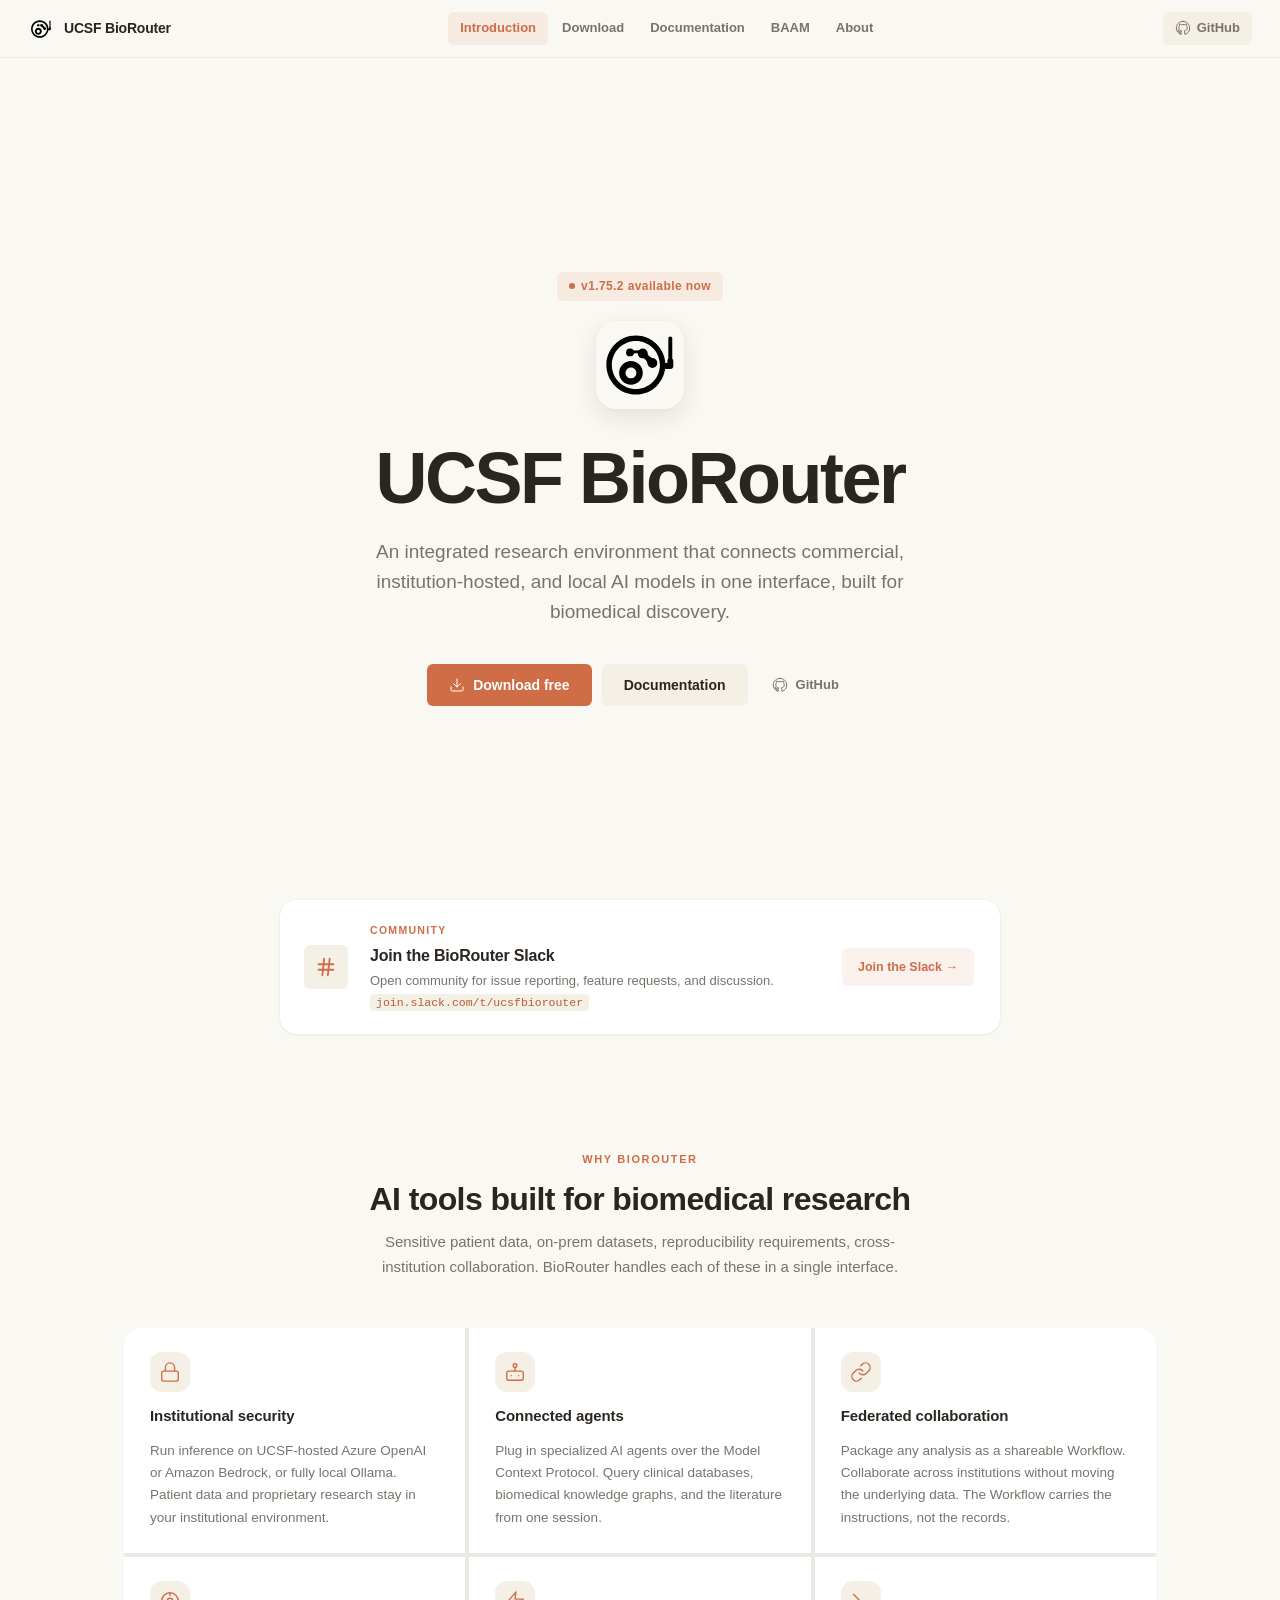
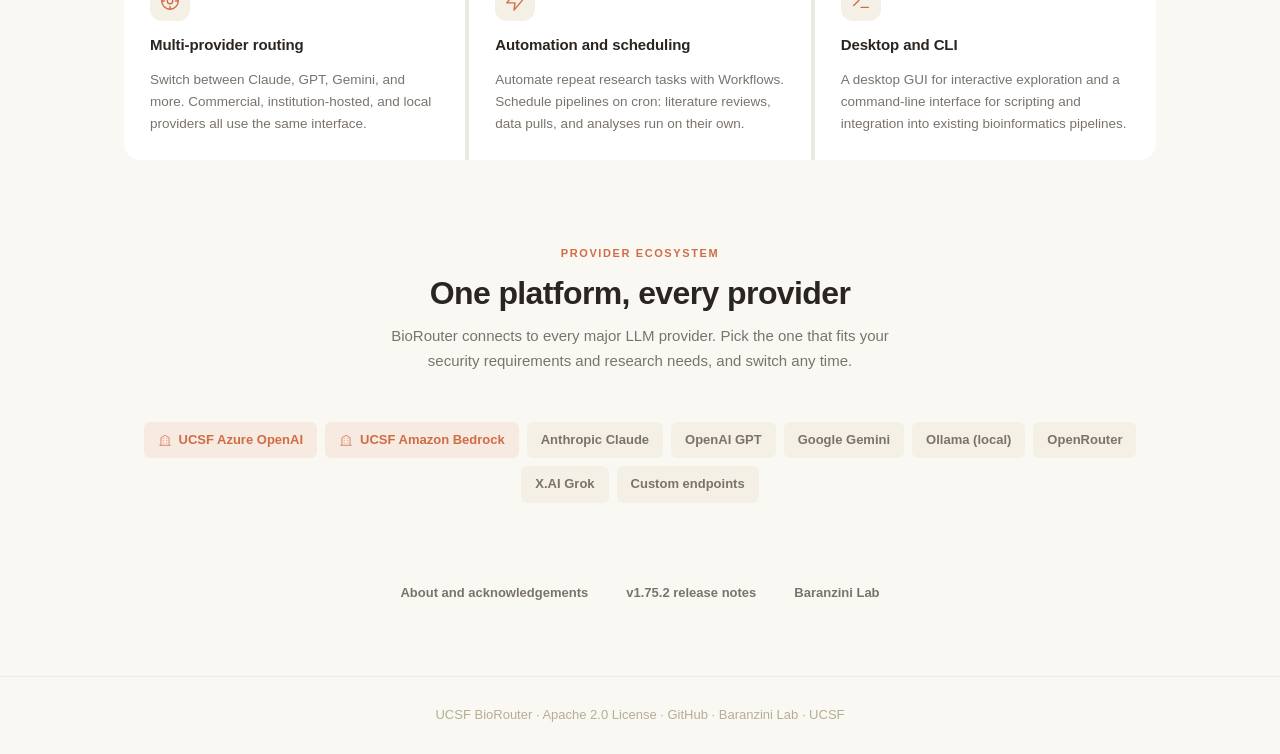
<file: index.html>
<!DOCTYPE html>
<html lang="en">
<head>
  <meta charset="UTF-8" />
  <meta name="viewport" content="width=device-width, initial-scale=1.0" />
  <meta http-equiv="refresh" content="0; url=intro.html" />
  <title>UCSF BioRouter</title>
  <link rel="icon" href="icon.svg" type="image/svg+xml" />
</head>
<body>
  <p>Redirecting to <a href="intro.html">intro.html</a>…</p>
  <script>window.location.replace('intro.html');</script>
</body>
</html>
</file>
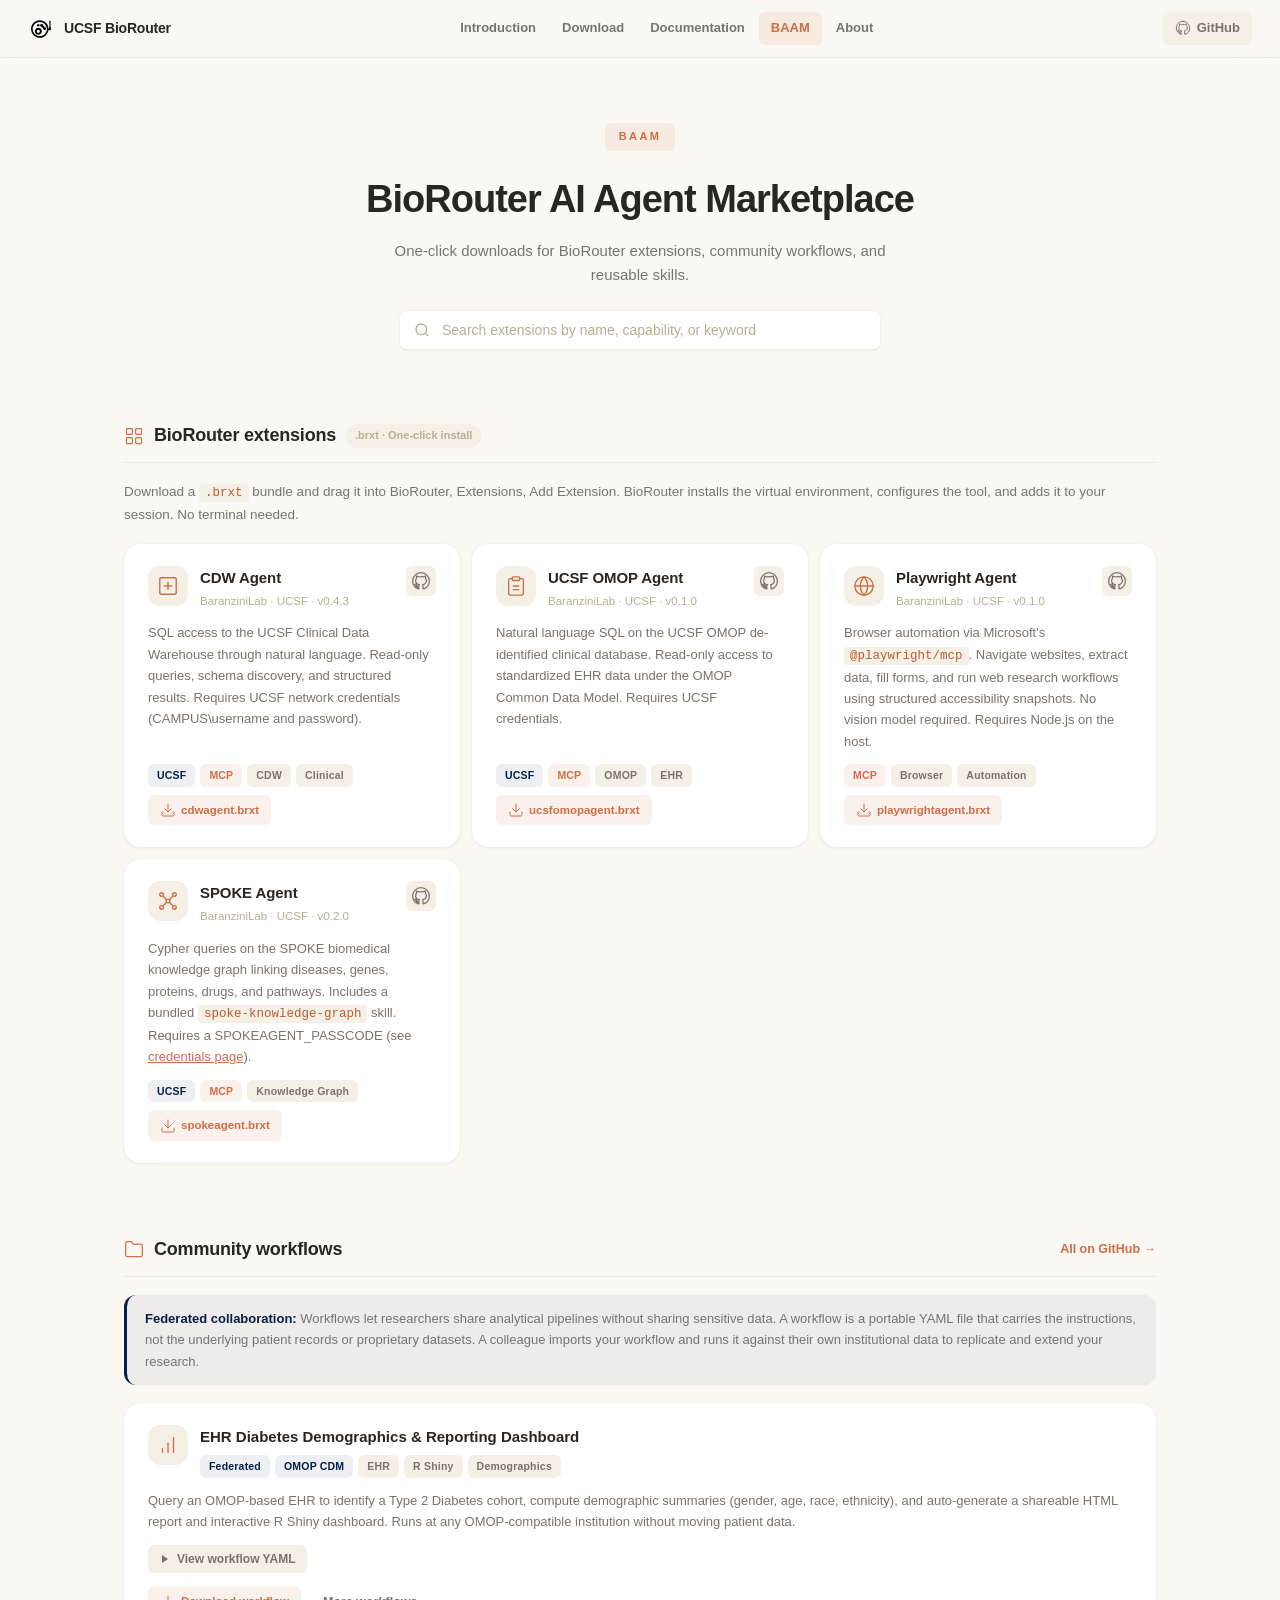
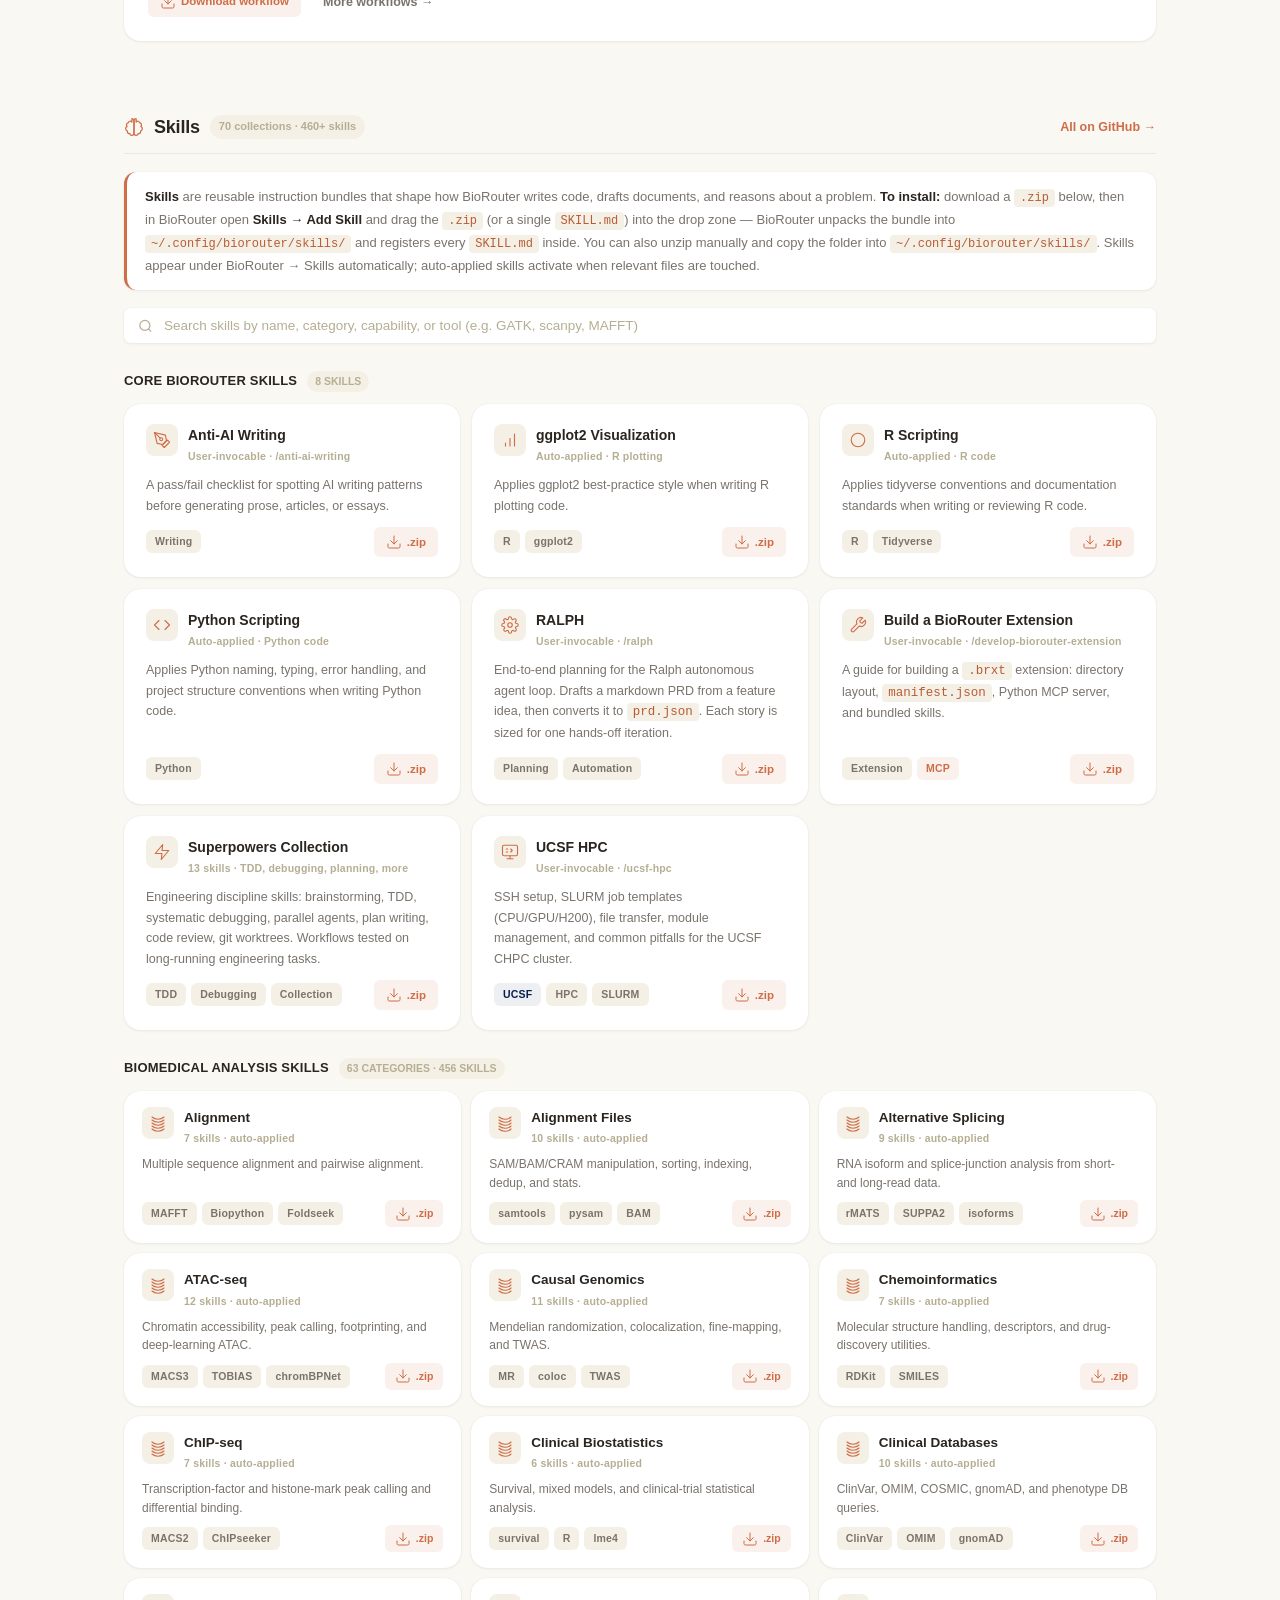
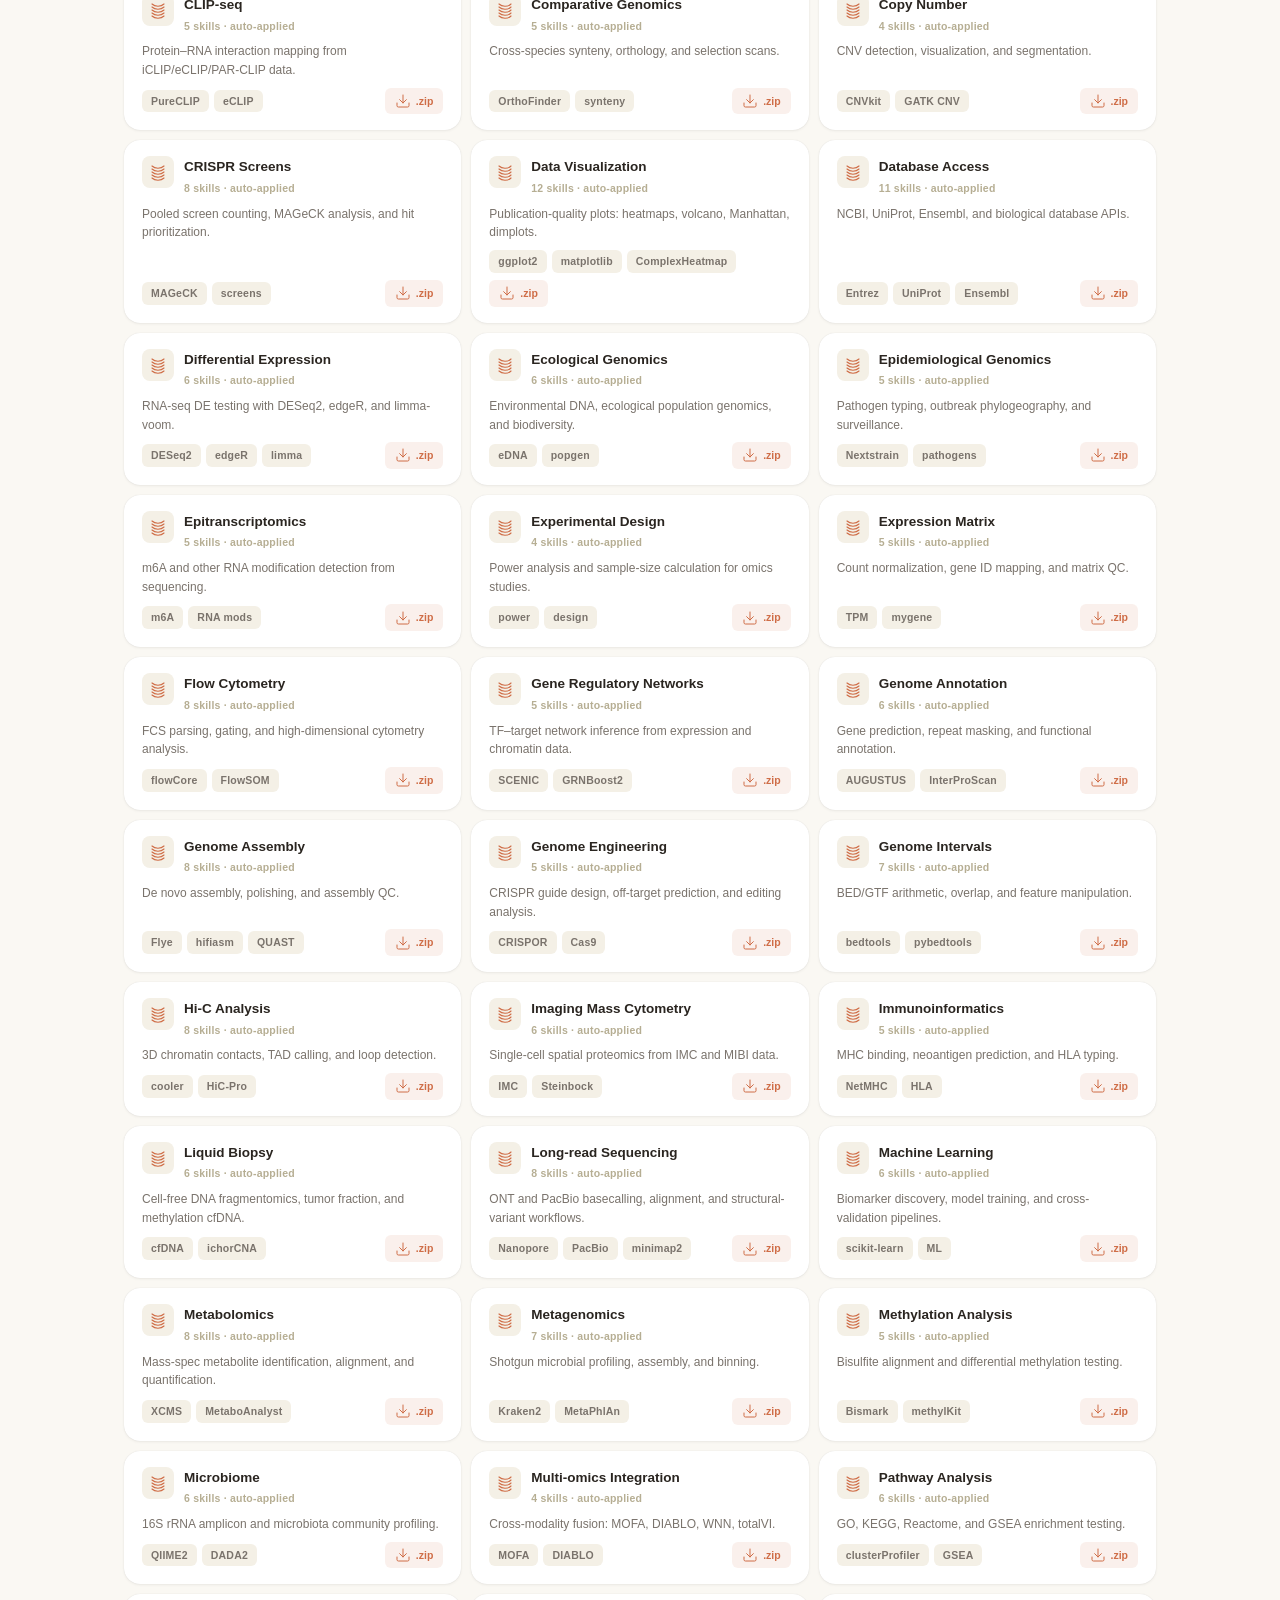
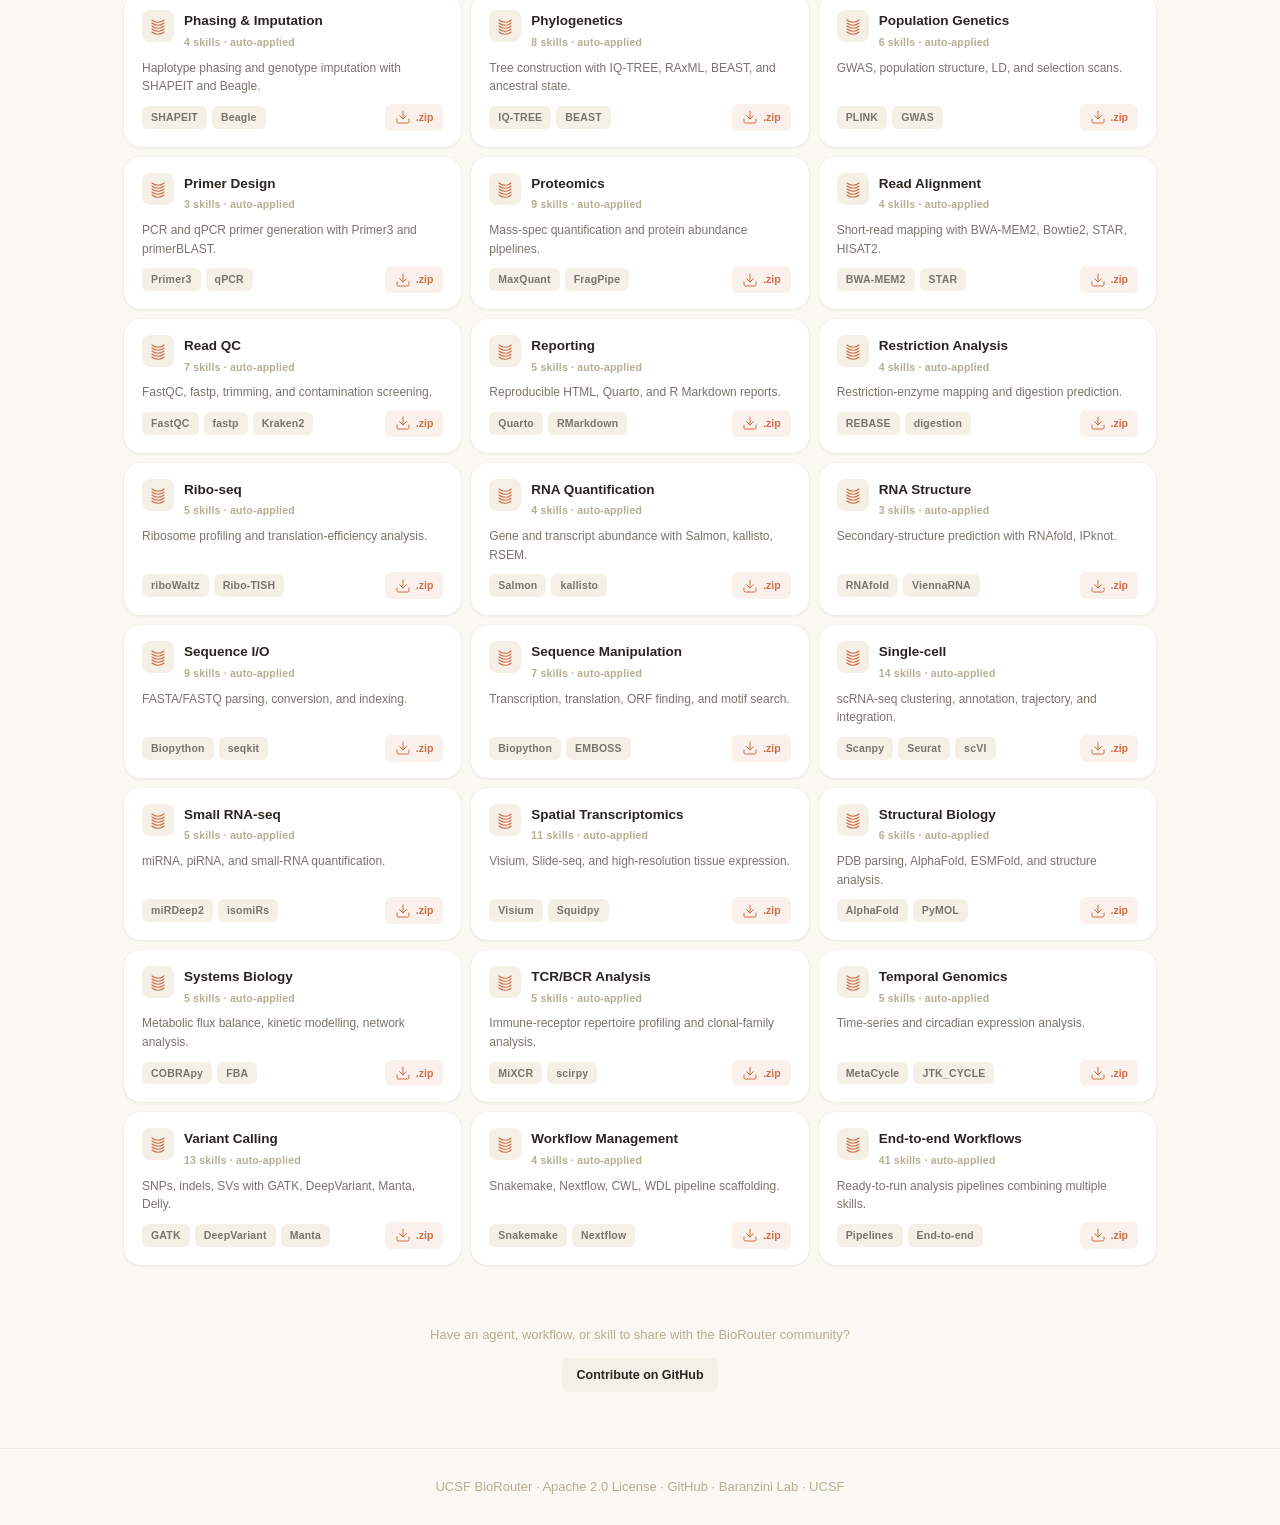
<file: baam.html>
<!DOCTYPE html>
<html lang="en">
<head>
  <meta charset="UTF-8" />
  <meta name="viewport" content="width=device-width, initial-scale=1.0" />
  <title>UCSF BioRouter — BAAM</title>
  <link rel="icon" href="icon.svg" type="image/svg+xml" />
  <link rel="stylesheet" href="shared.css" />
  <style>
    .baam-hero {
      padding: 64px 24px 40px;
      text-align: center;
    }
    .baam-acronym {
      font-size: 11px; font-weight: 700; letter-spacing: 2.4px;
      text-transform: uppercase; color: var(--accent);
      background: var(--accent-soft);
      padding: 5px 14px; border-radius: var(--radius);
      display: inline-block; margin-bottom: 18px;
    }
    .baam-hero h1 { font-size: clamp(24px, 3.5vw, 38px); font-weight: 700; letter-spacing: -1px; margin-bottom: 10px; }
    .baam-hero p { color: var(--text-2); font-size: 15px; max-width: 540px; margin: 0 auto 24px; line-height: 1.6; }

    .search-wrap { max-width: 480px; margin: 0 auto; position: relative; }
    .search-icon { position: absolute; left: 14px; top: 50%; transform: translateY(-50%); width: 16px; height: 16px; color: var(--text-3); pointer-events: none; }
    #agent-search {
      width: 100%; padding: 11px 16px 11px 42px;
      background: var(--bg-2);
      border: none;
      border-radius: var(--radius);
      color: var(--text);
      font-size: 14px; font-family: inherit;
      outline: none;
      box-shadow: var(--shadow);
      transition: var(--transition);
    }
    #agent-search:focus { box-shadow: var(--shadow), 0 0 0 3px var(--accent-soft); }
    #agent-search::placeholder { color: var(--text-3); }

    .baam-section { max-width: 1080px; margin: 0 auto; padding: 32px 24px 40px; }
    .baam-section-header {
      display: flex; align-items: center; gap: 10px;
      margin-bottom: 18px; padding-bottom: 12px;
      border-bottom: 1px solid var(--border);
    }
    .baam-section-header .icon { color: var(--accent); }
    .baam-section-header h2 { font-size: 18px; font-weight: 700; letter-spacing: -0.2px; }
    .baam-section-header .count {
      font-size: 11px; font-weight: 600; color: var(--text-3);
      background: var(--bg-3);
      padding: 3px 9px; border-radius: 100px;
    }
    .baam-section-header a.section-link {
      margin-left: auto; font-size: 12.5px; color: var(--accent);
      text-decoration: none; font-weight: 600;
    }
    .baam-section-header a.section-link:hover { text-decoration: underline; }
    .section-lead { font-size: 13.5px; color: var(--text-2); margin-bottom: 18px; line-height: 1.65; }

    /* Extension cards — flat, shadow-only */
    .ext-grid {
      display: grid;
      grid-template-columns: repeat(auto-fill, minmax(310px, 1fr));
      gap: 12px;
    }
    .ext-card {
      background: var(--bg-2);
      border-radius: var(--radius-xl);
      box-shadow: var(--shadow);
      padding: 22px 24px;
      display: flex; flex-direction: column; gap: 12px;
      transition: background var(--transition);
    }
    .ext-card:hover { background: var(--bg-3); }
    .ext-card-header { display: flex; align-items: flex-start; gap: 12px; }
    .ext-meta { flex: 1; min-width: 0; }
    .ext-meta h3 { font-size: 15px; font-weight: 700; margin-bottom: 2px; letter-spacing: -0.1px; }
    .ext-meta .ext-org { font-size: 11.5px; color: var(--text-3); font-weight: 500; }
    .ext-gh-link {
      flex-shrink: 0; width: 30px; height: 30px; border-radius: var(--radius);
      background: var(--bg-3);
      display: flex; align-items: center; justify-content: center;
      color: var(--text-2); text-decoration: none; transition: var(--transition);
    }
    .ext-gh-link:hover { color: var(--text); background: var(--bg-4); }
    .ext-desc { font-size: 13px; color: var(--text-2); line-height: 1.65; flex: 1; }
    .ext-footer { display: flex; align-items: center; justify-content: space-between; gap: 8px; flex-wrap: wrap; }
    .ext-tags { display: flex; gap: 5px; flex-wrap: wrap; }

    /* Workflow card */
    .wf-card {
      background: var(--bg-2);
      border-radius: var(--radius-xl);
      box-shadow: var(--shadow);
      padding: 22px 24px;
      display: flex; flex-direction: column; gap: 12px;
    }
    .wf-card-header { display: flex; align-items: flex-start; gap: 12px; }
    .wf-meta h3 { font-size: 15px; font-weight: 700; margin-bottom: 6px; }
    .wf-tags { display: flex; gap: 5px; flex-wrap: wrap; }
    .wf-desc { font-size: 13px; color: var(--text-2); line-height: 1.65; }
    .wf-yaml-toggle {
      display: inline-flex; align-items: center; gap: 7px;
      background: var(--bg-3);
      border: none;
      border-radius: var(--radius);
      padding: 7px 12px;
      font-size: 12px; font-weight: 600; color: var(--text-2);
      cursor: pointer; transition: var(--transition); font-family: inherit;
    }
    .wf-yaml-toggle:hover { background: var(--bg-4); color: var(--text); }
    .toggle-icon { transition: transform 0.18s ease; display: inline-block; }
    .wf-yaml-toggle.open .toggle-icon { transform: rotate(90deg); }
    .wf-yaml-pre {
      display: none; background: var(--bg-3);
      border-radius: var(--radius-lg); padding: 14px 16px;
      font-family: 'Menlo', 'Consolas', 'Courier New', monospace;
      font-size: 11.5px; color: #443c2a; overflow-x: auto; line-height: 1.7;
    }
    .wf-actions { display: flex; gap: 8px; flex-wrap: wrap; align-items: center; }

    /* Skill cards */
    .skill-grid {
      display: grid;
      grid-template-columns: repeat(auto-fill, minmax(290px, 1fr));
      gap: 12px;
    }
    .skill-card {
      background: var(--bg-2);
      border-radius: var(--radius-xl);
      box-shadow: var(--shadow);
      padding: 20px 22px;
      display: flex; flex-direction: column; gap: 10px;
      transition: background var(--transition);
    }
    .skill-card:hover { background: var(--bg-3); }
    .skill-card-header { display: flex; align-items: flex-start; gap: 10px; }
    .skill-meta h3 { font-size: 14px; font-weight: 700; margin-bottom: 2px; }
    .skill-type { font-size: 10.5px; color: var(--text-3); font-weight: 600; letter-spacing: 0.2px; }
    .skill-desc { font-size: 12.5px; color: var(--text-2); line-height: 1.65; flex: 1; }
    .skill-footer { display: flex; align-items: center; justify-content: space-between; gap: 7px; flex-wrap: wrap; }
    .skill-tags { display: flex; gap: 5px; flex-wrap: wrap; }
    .skill-dl-btn {
      display: inline-flex; align-items: center; gap: 5px;
      padding: 6px 12px; border-radius: var(--radius);
      background: var(--accent-soft); color: var(--accent);
      text-decoration: none;
      font-size: 11.5px; font-weight: 700; white-space: nowrap;
      transition: var(--transition);
    }
    .skill-dl-btn:hover { background: var(--accent); color: #fff; }
    .skill-dl-btn:active { transform: translateY(1px); }

    .install-note {
      background: var(--bg-2);
      border-radius: var(--radius-lg); padding: 14px 18px;
      box-shadow: var(--shadow);
      border-left: 3px solid var(--accent);
      font-size: 13px; color: var(--text-2); line-height: 1.65;
      margin-bottom: 18px;
    }
    .install-note strong { color: var(--text); }
    .install-note code { font-size: 12px; }

    /* Skills search bar (mirrors the agent search at the top) */
    .skills-search-wrap {
      max-width: 100%; margin: 0 0 14px; position: relative;
    }
    .skills-search-wrap .search-icon {
      position: absolute; left: 14px; top: 50%; transform: translateY(-50%);
      width: 15px; height: 15px; color: var(--text-3); pointer-events: none;
    }
    #skill-search {
      width: 100%; padding: 10px 14px 10px 40px;
      background: var(--bg-2);
      border: none;
      border-radius: var(--radius);
      color: var(--text);
      font-size: 13.5px; font-family: inherit;
      outline: none;
      box-shadow: var(--shadow);
      transition: var(--transition);
    }
    #skill-search:focus { box-shadow: var(--shadow), 0 0 0 3px var(--accent-soft); }
    #skill-search::placeholder { color: var(--text-3); }

    /* Subsection titles inside the Skills section */
    .subsection-title {
      font-size: 13px; font-weight: 700; letter-spacing: 0.2px;
      color: var(--text); text-transform: uppercase;
      margin: 28px 0 12px;
      display: flex; align-items: center; gap: 10px;
    }
    .subsection-title:first-of-type { margin-top: 0; }
    .subsection-title .sub-count {
      font-size: 10.5px; font-weight: 600; color: var(--text-3);
      background: var(--bg-3); padding: 2px 8px; border-radius: 100px;
      letter-spacing: 0;
    }
    .subsection-title .sub-link {
      margin-left: auto; font-size: 11.5px; color: var(--accent);
      text-decoration: none; font-weight: 600; text-transform: none;
      letter-spacing: 0;
    }
    .subsection-title .sub-link:hover { text-decoration: underline; }

    /* BioSkills compact card variant */
    .bio-card { padding: 16px 18px; gap: 8px; }
    .bio-card .skill-meta h3 { font-size: 13.5px; }
    .bio-card .skill-type { font-size: 10.5px; }
    .bio-card .skill-desc { font-size: 12px; line-height: 1.55; }
    .bio-card .skill-dl-btn { padding: 5px 10px; font-size: 10.5px; }
    .bio-card .icon-tile-sm { background: var(--bg-3); }

    /* Compact grid for BioSkills (more columns) */
    .skill-grid-compact {
      grid-template-columns: repeat(auto-fill, minmax(255px, 1fr));
      gap: 10px;
    }

    /* "no results" message */
    .no-results {
      grid-column: 1 / -1;
      text-align: center;
      padding: 32px 16px;
      color: var(--text-3);
      font-size: 13px;
    }

    .federation-banner {
      background: rgba(5,32,73,0.05);
      border-left: 3px solid var(--ucsf);
      border-radius: var(--radius-lg); padding: 13px 18px;
      margin-bottom: 18px; font-size: 13px; color: var(--text-2); line-height: 1.65;
    }
    .federation-banner strong { color: var(--ucsf); }

    @media (max-width: 480px) {
      .ext-grid, .skill-grid { grid-template-columns: 1fr; }
    }
  </style>
</head>
<body>

<nav id="navbar">
  <a class="nav-brand" href="intro.html">
    <img src="icon.svg" class="nav-logo" alt="BioRouter" />
    <span class="nav-title">UCSF BioRouter</span>
  </a>
  <ul class="nav-tabs">
    <li><a href="intro.html">Introduction</a></li>
    <li><a href="download.html">Download</a></li>
    <li><a href="docs.html">Documentation</a></li>
    <li><a href="baam.html" class="active">BAAM</a></li>
    <li><a href="about.html">About</a></li>
  </ul>
  <div class="nav-right">
    <a href="https://github.com/BaranziniLab/BioRouter" target="_blank" class="nav-gh-btn">
      <svg class="icon icon-sm" viewBox="0 0 24 24" fill="currentColor" stroke="none"><path d="M12 2C6.48 2 2 6.48 2 12c0 4.42 2.87 8.17 6.84 9.49.5.09.68-.22.68-.48v-1.7c-2.78.6-3.37-1.34-3.37-1.34-.45-1.16-1.11-1.47-1.11-1.47-.91-.62.07-.61.07-.61 1 .07 1.53 1.03 1.53 1.03.9 1.52 2.34 1.08 2.91.83.09-.65.35-1.08.63-1.33-2.22-.25-4.55-1.11-4.55-4.94 0-1.09.39-1.98 1.03-2.68-.1-.25-.45-1.27.1-2.64 0 0 .84-.27 2.75 1.02A9.56 9.56 0 0 1 12 6.8c.85 0 1.71.11 2.51.33 1.91-1.29 2.75-1.02 2.75-1.02.55 1.37.2 2.39.1 2.64.64.7 1.03 1.59 1.03 2.68 0 3.84-2.34 4.68-4.57 4.93.36.31.68.92.68 1.85v2.74c0 .27.18.58.69.48A10.01 10.01 0 0 0 22 12c0-5.52-4.48-10-10-10z"/></svg>
      GitHub
    </a>
  </div>
  <button class="hamburger" onclick="toggleMobileMenu()" aria-label="Menu">
    <span></span><span></span><span></span>
  </button>
</nav>
<div class="mobile-menu" id="mobile-menu">
  <a href="intro.html">Introduction</a>
  <a href="download.html">Download</a>
  <a href="docs.html">Documentation</a>
  <a href="baam.html" class="active">BAAM</a>
  <a href="about.html">About</a>
</div>

<main class="page">

  <div class="baam-hero">
    <span class="baam-acronym">BAAM</span>
    <h1>BioRouter AI Agent Marketplace</h1>
    <p>One-click downloads for BioRouter extensions, community workflows, and reusable skills.</p>
    <div class="search-wrap">
      <svg class="search-icon" viewBox="0 0 24 24" fill="none" stroke="currentColor" stroke-width="2"><circle cx="11" cy="11" r="8"/><path d="m21 21-4.35-4.35"/></svg>
      <input type="text" id="agent-search" placeholder="Search extensions by name, capability, or keyword" oninput="filterAgents()" />
    </div>
  </div>

  <!-- EXTENSIONS -->
  <div class="baam-section" id="extensions-section">
    <div class="baam-section-header">
      <svg class="icon" viewBox="0 0 24 24"><rect x="3" y="3" width="7" height="7" rx="1"/><rect x="14" y="3" width="7" height="7" rx="1"/><rect x="3" y="14" width="7" height="7" rx="1"/><rect x="14" y="14" width="7" height="7" rx="1"/></svg>
      <h2>BioRouter extensions</h2>
      <span class="count">.brxt · One-click install</span>
    </div>
    <p class="section-lead">Download a <code>.brxt</code> bundle and drag it into BioRouter, Extensions, Add Extension. BioRouter installs the virtual environment, configures the tool, and adds it to your session. No terminal needed.</p>

    <div class="ext-grid">

      <!-- CDW Agent -->
      <div class="ext-card">
        <div class="ext-card-header">
          <div class="icon-tile">
            <svg class="icon" viewBox="0 0 24 24"><rect x="3" y="3" width="18" height="18" rx="2"/><line x1="12" y1="8" x2="12" y2="16"/><line x1="8" y1="12" x2="16" y2="12"/></svg>
          </div>
          <div class="ext-meta">
            <h3>CDW Agent</h3>
            <div class="ext-org">BaranziniLab · UCSF · v0.4.3</div>
          </div>
          <a href="https://github.com/BaranziniLab/CDWAgent" target="_blank" class="ext-gh-link" title="View on GitHub">
            <svg class="icon" width="15" height="15" viewBox="0 0 24 24" fill="currentColor" stroke="none"><path d="M12 2C6.48 2 2 6.48 2 12c0 4.42 2.87 8.17 6.84 9.49.5.09.68-.22.68-.48v-1.7c-2.78.6-3.37-1.34-3.37-1.34-.45-1.16-1.11-1.47-1.11-1.47-.91-.62.07-.61.07-.61 1 .07 1.53 1.03 1.53 1.03.9 1.52 2.34 1.08 2.91.83.09-.65.35-1.08.63-1.33-2.22-.25-4.55-1.11-4.55-4.94 0-1.09.39-1.98 1.03-2.68-.1-.25-.45-1.27.1-2.64 0 0 .84-.27 2.75 1.02A9.56 9.56 0 0 1 12 6.8c.85 0 1.71.11 2.51.33 1.91-1.29 2.75-1.02 2.75-1.02.55 1.37.2 2.39.1 2.64.64.7 1.03 1.59 1.03 2.68 0 3.84-2.34 4.68-4.57 4.93.36.31.68.92.68 1.85v2.74c0 .27.18.58.69.48A10.01 10.01 0 0 0 22 12c0-5.52-4.48-10-10-10z"/></svg>
          </a>
        </div>
        <p class="ext-desc">SQL access to the UCSF Clinical Data Warehouse through natural language. Read-only queries, schema discovery, and structured results. Requires UCSF network credentials (CAMPUS\username and password).</p>
        <div class="ext-footer">
          <div class="ext-tags"><span class="tag ucsf">UCSF</span><span class="tag mcp">MCP</span><span class="tag">CDW</span><span class="tag">Clinical</span></div>
          <a href="https://github.com/BaranziniLab/CDWAgent/releases/download/v0.4.3-brxt/cdwagent.brxt" class="brxt-chip">
            <svg class="icon icon-sm" viewBox="0 0 24 24"><path d="M21 15v4a2 2 0 0 1-2 2H5a2 2 0 0 1-2-2v-4"/><polyline points="7,10 12,15 17,10"/><line x1="12" y1="15" x2="12" y2="3"/></svg>
            cdwagent.brxt
          </a>
        </div>
      </div>

      <!-- UCSF OMOP Agent -->
      <div class="ext-card">
        <div class="ext-card-header">
          <div class="icon-tile">
            <svg class="icon" viewBox="0 0 24 24"><rect x="8" y="2" width="8" height="4" rx="1"/><path d="M16 4h2a2 2 0 0 1 2 2v14a2 2 0 0 1-2 2H6a2 2 0 0 1-2-2V6a2 2 0 0 1 2-2h2"/><line x1="9" y1="12" x2="15" y2="12"/><line x1="9" y1="16" x2="15" y2="16"/></svg>
          </div>
          <div class="ext-meta">
            <h3>UCSF OMOP Agent</h3>
            <div class="ext-org">BaranziniLab · UCSF · v0.1.0</div>
          </div>
          <a href="https://github.com/BaranziniLab/UCSFOMOPAgent" target="_blank" class="ext-gh-link" title="View on GitHub">
            <svg class="icon" width="15" height="15" viewBox="0 0 24 24" fill="currentColor" stroke="none"><path d="M12 2C6.48 2 2 6.48 2 12c0 4.42 2.87 8.17 6.84 9.49.5.09.68-.22.68-.48v-1.7c-2.78.6-3.37-1.34-3.37-1.34-.45-1.16-1.11-1.47-1.11-1.47-.91-.62.07-.61.07-.61 1 .07 1.53 1.03 1.53 1.03.9 1.52 2.34 1.08 2.91.83.09-.65.35-1.08.63-1.33-2.22-.25-4.55-1.11-4.55-4.94 0-1.09.39-1.98 1.03-2.68-.1-.25-.45-1.27.1-2.64 0 0 .84-.27 2.75 1.02A9.56 9.56 0 0 1 12 6.8c.85 0 1.71.11 2.51.33 1.91-1.29 2.75-1.02 2.75-1.02.55 1.37.2 2.39.1 2.64.64.7 1.03 1.59 1.03 2.68 0 3.84-2.34 4.68-4.57 4.93.36.31.68.92.68 1.85v2.74c0 .27.18.58.69.48A10.01 10.01 0 0 0 22 12c0-5.52-4.48-10-10-10z"/></svg>
          </a>
        </div>
        <p class="ext-desc">Natural language SQL on the UCSF OMOP de-identified clinical database. Read-only access to standardized EHR data under the OMOP Common Data Model. Requires UCSF credentials.</p>
        <div class="ext-footer">
          <div class="ext-tags"><span class="tag ucsf">UCSF</span><span class="tag mcp">MCP</span><span class="tag">OMOP</span><span class="tag">EHR</span></div>
          <a href="https://github.com/BaranziniLab/UCSFOMOPAgent/releases/download/v0.1.0-brxt/ucsfomopagent.brxt" class="brxt-chip">
            <svg class="icon icon-sm" viewBox="0 0 24 24"><path d="M21 15v4a2 2 0 0 1-2 2H5a2 2 0 0 1-2-2v-4"/><polyline points="7,10 12,15 17,10"/><line x1="12" y1="15" x2="12" y2="3"/></svg>
            ucsfomopagent.brxt
          </a>
        </div>
      </div>

      <!-- Playwright Agent -->
      <div class="ext-card">
        <div class="ext-card-header">
          <div class="icon-tile">
            <svg class="icon" viewBox="0 0 24 24"><circle cx="12" cy="12" r="10"/><line x1="2" y1="12" x2="22" y2="12"/><path d="M12 2a15.3 15.3 0 0 1 4 10 15.3 15.3 0 0 1-4 10 15.3 15.3 0 0 1-4-10 15.3 15.3 0 0 1 4-10z"/></svg>
          </div>
          <div class="ext-meta">
            <h3>Playwright Agent</h3>
            <div class="ext-org">BaranziniLab · UCSF · v0.1.0</div>
          </div>
          <a href="https://github.com/BaranziniLab/PlaywrightAgent" target="_blank" class="ext-gh-link" title="View on GitHub">
            <svg class="icon" width="15" height="15" viewBox="0 0 24 24" fill="currentColor" stroke="none"><path d="M12 2C6.48 2 2 6.48 2 12c0 4.42 2.87 8.17 6.84 9.49.5.09.68-.22.68-.48v-1.7c-2.78.6-3.37-1.34-3.37-1.34-.45-1.16-1.11-1.47-1.11-1.47-.91-.62.07-.61.07-.61 1 .07 1.53 1.03 1.53 1.03.9 1.52 2.34 1.08 2.91.83.09-.65.35-1.08.63-1.33-2.22-.25-4.55-1.11-4.55-4.94 0-1.09.39-1.98 1.03-2.68-.1-.25-.45-1.27.1-2.64 0 0 .84-.27 2.75 1.02A9.56 9.56 0 0 1 12 6.8c.85 0 1.71.11 2.51.33 1.91-1.29 2.75-1.02 2.75-1.02.55 1.37.2 2.39.1 2.64.64.7 1.03 1.59 1.03 2.68 0 3.84-2.34 4.68-4.57 4.93.36.31.68.92.68 1.85v2.74c0 .27.18.58.69.48A10.01 10.01 0 0 0 22 12c0-5.52-4.48-10-10-10z"/></svg>
          </a>
        </div>
        <p class="ext-desc">Browser automation via Microsoft's <code>@playwright/mcp</code>. Navigate websites, extract data, fill forms, and run web research workflows using structured accessibility snapshots. No vision model required. Requires Node.js on the host.</p>
        <div class="ext-footer">
          <div class="ext-tags"><span class="tag mcp">MCP</span><span class="tag">Browser</span><span class="tag">Automation</span></div>
          <a href="https://github.com/BaranziniLab/PlaywrightAgent/releases/download/v0.1.0-brxt/playwrightagent.brxt" class="brxt-chip">
            <svg class="icon icon-sm" viewBox="0 0 24 24"><path d="M21 15v4a2 2 0 0 1-2 2H5a2 2 0 0 1-2-2v-4"/><polyline points="7,10 12,15 17,10"/><line x1="12" y1="15" x2="12" y2="3"/></svg>
            playwrightagent.brxt
          </a>
        </div>
      </div>

      <!-- SPOKE Agent -->
      <div class="ext-card">
        <div class="ext-card-header">
          <div class="icon-tile">
            <svg class="icon" viewBox="0 0 24 24"><circle cx="12" cy="12" r="2"/><circle cx="5" cy="5" r="2"/><circle cx="19" cy="5" r="2"/><circle cx="5" cy="19" r="2"/><circle cx="19" cy="19" r="2"/><path d="m7 7 3 3M14 10l3-3M10 14l-3 3M14 14l3 3"/></svg>
          </div>
          <div class="ext-meta">
            <h3>SPOKE Agent</h3>
            <div class="ext-org">BaranziniLab · UCSF · v0.2.0</div>
          </div>
          <a href="https://github.com/BaranziniLab/SPOKEAgent" target="_blank" class="ext-gh-link" title="View on GitHub">
            <svg class="icon" width="15" height="15" viewBox="0 0 24 24" fill="currentColor" stroke="none"><path d="M12 2C6.48 2 2 6.48 2 12c0 4.42 2.87 8.17 6.84 9.49.5.09.68-.22.68-.48v-1.7c-2.78.6-3.37-1.34-3.37-1.34-.45-1.16-1.11-1.47-1.11-1.47-.91-.62.07-.61.07-.61 1 .07 1.53 1.03 1.53 1.03.9 1.52 2.34 1.08 2.91.83.09-.65.35-1.08.63-1.33-2.22-.25-4.55-1.11-4.55-4.94 0-1.09.39-1.98 1.03-2.68-.1-.25-.45-1.27.1-2.64 0 0 .84-.27 2.75 1.02A9.56 9.56 0 0 1 12 6.8c.85 0 1.71.11 2.51.33 1.91-1.29 2.75-1.02 2.75-1.02.55 1.37.2 2.39.1 2.64.64.7 1.03 1.59 1.03 2.68 0 3.84-2.34 4.68-4.57 4.93.36.31.68.92.68 1.85v2.74c0 .27.18.58.69.48A10.01 10.01 0 0 0 22 12c0-5.52-4.48-10-10-10z"/></svg>
          </a>
        </div>
        <p class="ext-desc">Cypher queries on the SPOKE biomedical knowledge graph linking diseases, genes, proteins, drugs, and pathways. Includes a bundled <code>spoke-knowledge-graph</code> skill. Requires a SPOKEAGENT_PASSCODE (see <a href="https://wiki.library.ucsf.edu/spaces/~Wanjun.Gu@ucsf.edu/pages/755904655/SPOKEAgent+Credentials" target="_blank" style="color:var(--accent);">credentials page</a>).</p>
        <div class="ext-footer">
          <div class="ext-tags"><span class="tag ucsf">UCSF</span><span class="tag mcp">MCP</span><span class="tag">Knowledge Graph</span></div>
          <a href="https://github.com/BaranziniLab/SPOKEAgent/releases/download/v0.2.0/spokeagent-0.2.0.brxt" class="brxt-chip">
            <svg class="icon icon-sm" viewBox="0 0 24 24"><path d="M21 15v4a2 2 0 0 1-2 2H5a2 2 0 0 1-2-2v-4"/><polyline points="7,10 12,15 17,10"/><line x1="12" y1="15" x2="12" y2="3"/></svg>
            spokeagent.brxt
          </a>
        </div>
      </div>

    </div>
  </div>

  <!-- WORKFLOWS -->
  <div class="baam-section">
    <div class="baam-section-header">
      <svg class="icon" viewBox="0 0 24 24"><path d="M22 19a2 2 0 0 1-2 2H4a2 2 0 0 1-2-2V5a2 2 0 0 1 2-2h5l2 3h9a2 2 0 0 1 2 2z"/></svg>
      <h2>Community workflows</h2>
      <a href="https://github.com/Broccolito/biorouter-workflows" target="_blank" class="section-link">All on GitHub →</a>
    </div>
    <div class="federation-banner">
      <strong>Federated collaboration:</strong> Workflows let researchers share analytical pipelines without sharing sensitive data. A workflow is a portable YAML file that carries the instructions, not the underlying patient records or proprietary datasets. A colleague imports your workflow and runs it against their own institutional data to replicate and extend your research.
    </div>

    <div class="wf-card">
      <div class="wf-card-header">
        <div class="icon-tile">
          <svg class="icon" viewBox="0 0 24 24"><line x1="12" y1="20" x2="12" y2="10"/><line x1="18" y1="20" x2="18" y2="4"/><line x1="6" y1="20" x2="6" y2="16"/></svg>
        </div>
        <div class="wf-meta">
          <h3>EHR Diabetes Demographics &amp; Reporting Dashboard</h3>
          <div class="wf-tags">
            <span class="tag federated">Federated</span>
            <span class="tag ucsf">OMOP CDM</span>
            <span class="tag">EHR</span>
            <span class="tag">R Shiny</span>
            <span class="tag">Demographics</span>
          </div>
        </div>
      </div>
      <p class="wf-desc">Query an OMOP-based EHR to identify a Type 2 Diabetes cohort, compute demographic summaries (gender, age, race, ethnicity), and auto-generate a shareable HTML report and interactive R Shiny dashboard. Runs at any OMOP-compatible institution without moving patient data.</p>
      <div>
        <button class="wf-yaml-toggle" onclick="toggleYaml(this, 'yaml-diabetes')">
          <svg class="toggle-icon" width="10" height="10" viewBox="0 0 10 10" fill="currentColor"><polygon points="2,1 8,5 2,9"/></svg>
          View workflow YAML
        </button>
        <pre class="wf-yaml-pre" id="yaml-diabetes">version: 1.0.0
title: EHR Diabetes Demographics and Reporting Dashboard
description: A workflow for querying an OMOP-based EHR to derive a disease cohort
  (e.g., T2D), summarize demographics, and produce sharable visual outputs.
instructions: |
  Use an OMOP CDM clinical database to identify a patient cohort via diagnosis
  concepts. Join to person to obtain demographics and compute counts/percentages.
  Present results as an HTML report and optional R Shiny dashboard.
activities:
  - Count disease cohort
  - Demographic breakdowns
  - Generate HTML report
  - Build Shiny dashboard
extensions: []</pre>
      </div>
      <div class="wf-actions">
        <a href="https://raw.githubusercontent.com/Broccolito/biorouter-workflows/main/workflows/ehr-diabetes-dashboard.yaml" download="ehr-diabetes-dashboard.yaml" class="skill-dl-btn">
          <svg class="icon icon-sm" viewBox="0 0 24 24"><path d="M21 15v4a2 2 0 0 1-2 2H5a2 2 0 0 1-2-2v-4"/><polyline points="7,10 12,15 17,10"/><line x1="12" y1="15" x2="12" y2="3"/></svg>
          Download workflow
        </a>
        <a href="https://github.com/Broccolito/biorouter-workflows" target="_blank" class="btn-ghost btn-sm">More workflows →</a>
      </div>
    </div>
  </div>

  <!-- SKILLS -->
  <div class="baam-section" id="skills-section">
    <div class="baam-section-header">
      <svg class="icon" viewBox="0 0 24 24"><path d="M9.5 2A2.5 2.5 0 0 1 12 4.5v15a2.5 2.5 0 0 1-4.96.44 2.5 2.5 0 0 1-2.96-3.08 3 3 0 0 1-.34-5.58 2.5 2.5 0 0 1 1.32-4.24 2.5 2.5 0 0 1 4.44-1.04Z"/><path d="M14.5 2A2.5 2.5 0 0 0 12 4.5v15a2.5 2.5 0 0 0 4.96.44 2.5 2.5 0 0 0 2.96-3.08 3 3 0 0 0 .34-5.58 2.5 2.5 0 0 0-1.32-4.24 2.5 2.5 0 0 0-4.44-1.04Z"/></svg>
      <h2>Skills</h2>
      <span class="count">70 collections · 460+ skills</span>
      <a href="https://github.com/BaranziniLab/biorouter-skills" target="_blank" class="section-link">All on GitHub →</a>
    </div>
    <div class="install-note">
      <strong>Skills</strong> are reusable instruction bundles that shape how BioRouter writes code, drafts documents, and reasons about a problem. <strong>To install:</strong> download a <code>.zip</code> below, then in BioRouter open <strong>Skills → Add Skill</strong> and drag the <code>.zip</code> (or a single <code>SKILL.md</code>) into the drop zone — BioRouter unpacks the bundle into <code>~/.config/biorouter/skills/</code> and registers every <code>SKILL.md</code> inside. You can also unzip manually and copy the folder into <code>~/.config/biorouter/skills/</code>. Skills appear under BioRouter → Skills automatically; auto-applied skills activate when relevant files are touched.
    </div>

    <!-- Skills search bar -->
    <div class="skills-search-wrap">
      <svg class="search-icon" viewBox="0 0 24 24" fill="none" stroke="currentColor" stroke-width="2"><circle cx="11" cy="11" r="8"/><path d="m21 21-4.35-4.35"/></svg>
      <input type="text" id="skill-search" placeholder="Search skills by name, category, capability, or tool (e.g. GATK, scanpy, MAFFT)" oninput="filterSkills()" />
    </div>

    <!-- Core BioRouter skills subsection -->
    <div class="subsection-title">
      Core BioRouter skills
      <span class="sub-count">8 skills</span>
    </div>

    <div class="skill-grid" id="core-skill-grid">

      <div class="skill-card">
        <div class="skill-card-header">
          <div class="icon-tile icon-tile-sm">
            <svg class="icon" viewBox="0 0 24 24"><path d="M12 19l7-7 3 3-7 7-3-3z"/><path d="M18 13l-1.5-7.5L2 2l3.5 14.5L13 18l5-5z"/><path d="M2 2l7.586 7.586"/><circle cx="11" cy="11" r="2"/></svg>
          </div>
          <div class="skill-meta"><h3>Anti-AI Writing</h3><div class="skill-type">User-invocable · /anti-ai-writing</div></div>
        </div>
        <p class="skill-desc">A pass/fail checklist for spotting AI writing patterns before generating prose, articles, or essays.</p>
        <div class="skill-footer">
          <div class="skill-tags"><span class="tag">Writing</span></div>
          <a href="https://github.com/BaranziniLab/biorouter-skills/releases/download/skill-anti-ai-writing/anti-ai-writing.zip" class="skill-dl-btn">
            <svg class="icon icon-sm" viewBox="0 0 24 24"><path d="M21 15v4a2 2 0 0 1-2 2H5a2 2 0 0 1-2-2v-4"/><polyline points="7,10 12,15 17,10"/><line x1="12" y1="15" x2="12" y2="3"/></svg> .zip
          </a>
        </div>
      </div>

      <div class="skill-card">
        <div class="skill-card-header">
          <div class="icon-tile icon-tile-sm">
            <svg class="icon" viewBox="0 0 24 24"><line x1="12" y1="20" x2="12" y2="10"/><line x1="18" y1="20" x2="18" y2="4"/><line x1="6" y1="20" x2="6" y2="16"/></svg>
          </div>
          <div class="skill-meta"><h3>ggplot2 Visualization</h3><div class="skill-type">Auto-applied · R plotting</div></div>
        </div>
        <p class="skill-desc">Applies ggplot2 best-practice style when writing R plotting code.</p>
        <div class="skill-footer">
          <div class="skill-tags"><span class="tag">R</span><span class="tag">ggplot2</span></div>
          <a href="https://github.com/BaranziniLab/biorouter-skills/releases/download/skill-ggplot-visualization/ggplot-visualization.zip" class="skill-dl-btn">
            <svg class="icon icon-sm" viewBox="0 0 24 24"><path d="M21 15v4a2 2 0 0 1-2 2H5a2 2 0 0 1-2-2v-4"/><polyline points="7,10 12,15 17,10"/><line x1="12" y1="15" x2="12" y2="3"/></svg> .zip
          </a>
        </div>
      </div>

      <div class="skill-card">
        <div class="skill-card-header">
          <div class="icon-tile icon-tile-sm">
            <svg class="icon" viewBox="0 0 24 24"><circle cx="12" cy="12" r="9"/></svg>
          </div>
          <div class="skill-meta"><h3>R Scripting</h3><div class="skill-type">Auto-applied · R code</div></div>
        </div>
        <p class="skill-desc">Applies tidyverse conventions and documentation standards when writing or reviewing R code.</p>
        <div class="skill-footer">
          <div class="skill-tags"><span class="tag">R</span><span class="tag">Tidyverse</span></div>
          <a href="https://github.com/BaranziniLab/biorouter-skills/releases/download/skill-r-scripting/r-scripting.zip" class="skill-dl-btn">
            <svg class="icon icon-sm" viewBox="0 0 24 24"><path d="M21 15v4a2 2 0 0 1-2 2H5a2 2 0 0 1-2-2v-4"/><polyline points="7,10 12,15 17,10"/><line x1="12" y1="15" x2="12" y2="3"/></svg> .zip
          </a>
        </div>
      </div>

      <div class="skill-card">
        <div class="skill-card-header">
          <div class="icon-tile icon-tile-sm">
            <svg class="icon" viewBox="0 0 24 24"><polyline points="16 18 22 12 16 6"/><polyline points="8 6 2 12 8 18"/></svg>
          </div>
          <div class="skill-meta"><h3>Python Scripting</h3><div class="skill-type">Auto-applied · Python code</div></div>
        </div>
        <p class="skill-desc">Applies Python naming, typing, error handling, and project structure conventions when writing Python code.</p>
        <div class="skill-footer">
          <div class="skill-tags"><span class="tag">Python</span></div>
          <a href="https://github.com/BaranziniLab/biorouter-skills/releases/download/skill-python-scripting/python-scripting.zip" class="skill-dl-btn">
            <svg class="icon icon-sm" viewBox="0 0 24 24"><path d="M21 15v4a2 2 0 0 1-2 2H5a2 2 0 0 1-2-2v-4"/><polyline points="7,10 12,15 17,10"/><line x1="12" y1="15" x2="12" y2="3"/></svg> .zip
          </a>
        </div>
      </div>

      <div class="skill-card">
        <div class="skill-card-header">
          <div class="icon-tile icon-tile-sm">
            <svg class="icon" viewBox="0 0 24 24"><circle cx="12" cy="12" r="3"/><path d="M19.4 15a1.65 1.65 0 0 0 .33 1.82l.06.06a2 2 0 1 1-2.83 2.83l-.06-.06a1.65 1.65 0 0 0-1.82-.33 1.65 1.65 0 0 0-1 1.51V21a2 2 0 0 1-4 0v-.09A1.65 1.65 0 0 0 9 19.4a1.65 1.65 0 0 0-1.82.33l-.06.06a2 2 0 1 1-2.83-2.83l.06-.06a1.65 1.65 0 0 0 .33-1.82 1.65 1.65 0 0 0-1.51-1H3a2 2 0 0 1 0-4h.09A1.65 1.65 0 0 0 4.6 9a1.65 1.65 0 0 0-.33-1.82l-.06-.06a2 2 0 1 1 2.83-2.83l.06.06a1.65 1.65 0 0 0 1.82.33H9a1.65 1.65 0 0 0 1-1.51V3a2 2 0 0 1 4 0v.09a1.65 1.65 0 0 0 1 1.51 1.65 1.65 0 0 0 1.82-.33l.06-.06a2 2 0 1 1 2.83 2.83l-.06.06a1.65 1.65 0 0 0-.33 1.82V9a1.65 1.65 0 0 0 1.51 1H21a2 2 0 0 1 0 4h-.09a1.65 1.65 0 0 0-1.51 1z"/></svg>
          </div>
          <div class="skill-meta"><h3>RALPH</h3><div class="skill-type">User-invocable · /ralph</div></div>
        </div>
        <p class="skill-desc">End-to-end planning for the Ralph autonomous agent loop. Drafts a markdown PRD from a feature idea, then converts it to <code>prd.json</code>. Each story is sized for one hands-off iteration.</p>
        <div class="skill-footer">
          <div class="skill-tags"><span class="tag">Planning</span><span class="tag">Automation</span></div>
          <a href="https://github.com/BaranziniLab/biorouter-skills/releases/download/skill-ralph/ralph.zip" class="skill-dl-btn">
            <svg class="icon icon-sm" viewBox="0 0 24 24"><path d="M21 15v4a2 2 0 0 1-2 2H5a2 2 0 0 1-2-2v-4"/><polyline points="7,10 12,15 17,10"/><line x1="12" y1="15" x2="12" y2="3"/></svg> .zip
          </a>
        </div>
      </div>

      <div class="skill-card">
        <div class="skill-card-header">
          <div class="icon-tile icon-tile-sm">
            <svg class="icon" viewBox="0 0 24 24"><path d="M14.7 6.3a1 1 0 0 0 0 1.4l1.6 1.6a1 1 0 0 0 1.4 0l3.77-3.77a6 6 0 0 1-7.94 7.94l-6.91 6.91a2.12 2.12 0 0 1-3-3l6.91-6.91a6 6 0 0 1 7.94-7.94l-3.76 3.76z"/></svg>
          </div>
          <div class="skill-meta"><h3>Build a BioRouter Extension</h3><div class="skill-type">User-invocable · /develop-biorouter-extension</div></div>
        </div>
        <p class="skill-desc">A guide for building a <code>.brxt</code> extension: directory layout, <code>manifest.json</code>, Python MCP server, and bundled skills.</p>
        <div class="skill-footer">
          <div class="skill-tags"><span class="tag">Extension</span><span class="tag mcp">MCP</span></div>
          <a href="https://github.com/BaranziniLab/biorouter-skills/releases/download/skill-develop-biorouter-extension/develop-biorouter-extension.zip" class="skill-dl-btn">
            <svg class="icon icon-sm" viewBox="0 0 24 24"><path d="M21 15v4a2 2 0 0 1-2 2H5a2 2 0 0 1-2-2v-4"/><polyline points="7,10 12,15 17,10"/><line x1="12" y1="15" x2="12" y2="3"/></svg> .zip
          </a>
        </div>
      </div>

      <div class="skill-card">
        <div class="skill-card-header">
          <div class="icon-tile icon-tile-sm">
            <svg class="icon" viewBox="0 0 24 24"><polygon points="13 2 3 14 12 14 11 22 21 10 12 10 13 2"/></svg>
          </div>
          <div class="skill-meta"><h3>Superpowers Collection</h3><div class="skill-type">13 skills · TDD, debugging, planning, more</div></div>
        </div>
        <p class="skill-desc">Engineering discipline skills: brainstorming, TDD, systematic debugging, parallel agents, plan writing, code review, git worktrees. Workflows tested on long-running engineering tasks.</p>
        <div class="skill-footer">
          <div class="skill-tags"><span class="tag">TDD</span><span class="tag">Debugging</span><span class="tag">Collection</span></div>
          <a href="https://github.com/BaranziniLab/biorouter-skills/releases/download/skill-superpowers/superpowers.zip" class="skill-dl-btn">
            <svg class="icon icon-sm" viewBox="0 0 24 24"><path d="M21 15v4a2 2 0 0 1-2 2H5a2 2 0 0 1-2-2v-4"/><polyline points="7,10 12,15 17,10"/><line x1="12" y1="15" x2="12" y2="3"/></svg> .zip
          </a>
        </div>
      </div>

      <div class="skill-card">
        <div class="skill-card-header">
          <div class="icon-tile icon-tile-sm">
            <svg class="icon" viewBox="0 0 24 24"><rect x="2" y="3" width="20" height="14" rx="2"/><path d="M8 21h8M12 17v4"/><path d="M7 8h2M7 12h2M13 8l2 2-2 2"/></svg>
          </div>
          <div class="skill-meta"><h3>UCSF HPC</h3><div class="skill-type">User-invocable · /ucsf-hpc</div></div>
        </div>
        <p class="skill-desc">SSH setup, SLURM job templates (CPU/GPU/H200), file transfer, module management, and common pitfalls for the UCSF CHPC cluster.</p>
        <div class="skill-footer">
          <div class="skill-tags"><span class="tag ucsf">UCSF</span><span class="tag">HPC</span><span class="tag">SLURM</span></div>
          <a href="https://github.com/BaranziniLab/biorouter-skills/releases/download/skill-ucsf-hpc/ucsf-hpc.zip" class="skill-dl-btn">
            <svg class="icon icon-sm" viewBox="0 0 24 24"><path d="M21 15v4a2 2 0 0 1-2 2H5a2 2 0 0 1-2-2v-4"/><polyline points="7,10 12,15 17,10"/><line x1="12" y1="15" x2="12" y2="3"/></svg> .zip
          </a>
        </div>
      </div>

    </div>

    <!-- Biomedical analysis skills subsection -->
    <div class="subsection-title">
      Biomedical analysis skills <span class="sub-count">63 categories · 456 skills</span>
    </div>

    <div class="skill-grid skill-grid-compact" id="bio-skill-grid">

      <div class="skill-card bio-card" data-tags="alignment mafft biopython foldseek">
        <div class="skill-card-header">
          <div class="icon-tile icon-tile-sm">
            <svg class="icon" viewBox="0 0 24 24"><path d="M4 4c4 4 12 4 16 0M4 8c4 4 12 4 16 0M4 12c4 4 12 4 16 0M4 16c4 4 12 4 16 0M4 20c4 4 12 4 16 0"/></svg>
          </div>
          <div class="skill-meta">
            <h3>Alignment</h3>
            <div class="skill-type">7 skills · auto-applied</div>
          </div>
        </div>
        <p class="skill-desc">Multiple sequence alignment and pairwise alignment.</p>
        <div class="skill-footer">
          <div class="skill-tags"><span class="tag">MAFFT</span><span class="tag">Biopython</span><span class="tag">Foldseek</span></div>
          <a href="assets/bio-skills/alignment.zip" download="alignment.zip" class="skill-dl-btn"><svg class="icon icon-sm" viewBox="0 0 24 24"><path d="M21 15v4a2 2 0 0 1-2 2H5a2 2 0 0 1-2-2v-4"/><polyline points="7,10 12,15 17,10"/><line x1="12" y1="15" x2="12" y2="3"/></svg> .zip</a>
        </div>
      </div>
      <div class="skill-card bio-card" data-tags="alignment-files samtools pysam bam">
        <div class="skill-card-header">
          <div class="icon-tile icon-tile-sm">
            <svg class="icon" viewBox="0 0 24 24"><path d="M4 4c4 4 12 4 16 0M4 8c4 4 12 4 16 0M4 12c4 4 12 4 16 0M4 16c4 4 12 4 16 0M4 20c4 4 12 4 16 0"/></svg>
          </div>
          <div class="skill-meta">
            <h3>Alignment Files</h3>
            <div class="skill-type">10 skills · auto-applied</div>
          </div>
        </div>
        <p class="skill-desc">SAM/BAM/CRAM manipulation, sorting, indexing, dedup, and stats.</p>
        <div class="skill-footer">
          <div class="skill-tags"><span class="tag">samtools</span><span class="tag">pysam</span><span class="tag">BAM</span></div>
          <a href="assets/bio-skills/alignment-files.zip" download="alignment-files.zip" class="skill-dl-btn"><svg class="icon icon-sm" viewBox="0 0 24 24"><path d="M21 15v4a2 2 0 0 1-2 2H5a2 2 0 0 1-2-2v-4"/><polyline points="7,10 12,15 17,10"/><line x1="12" y1="15" x2="12" y2="3"/></svg> .zip</a>
        </div>
      </div>
      <div class="skill-card bio-card" data-tags="alternative-splicing rmats suppa2 isoforms">
        <div class="skill-card-header">
          <div class="icon-tile icon-tile-sm">
            <svg class="icon" viewBox="0 0 24 24"><path d="M4 4c4 4 12 4 16 0M4 8c4 4 12 4 16 0M4 12c4 4 12 4 16 0M4 16c4 4 12 4 16 0M4 20c4 4 12 4 16 0"/></svg>
          </div>
          <div class="skill-meta">
            <h3>Alternative Splicing</h3>
            <div class="skill-type">9 skills · auto-applied</div>
          </div>
        </div>
        <p class="skill-desc">RNA isoform and splice-junction analysis from short- and long-read data.</p>
        <div class="skill-footer">
          <div class="skill-tags"><span class="tag">rMATS</span><span class="tag">SUPPA2</span><span class="tag">isoforms</span></div>
          <a href="assets/bio-skills/alternative-splicing.zip" download="alternative-splicing.zip" class="skill-dl-btn"><svg class="icon icon-sm" viewBox="0 0 24 24"><path d="M21 15v4a2 2 0 0 1-2 2H5a2 2 0 0 1-2-2v-4"/><polyline points="7,10 12,15 17,10"/><line x1="12" y1="15" x2="12" y2="3"/></svg> .zip</a>
        </div>
      </div>
      <div class="skill-card bio-card" data-tags="atac-seq macs3 tobias chrombpnet">
        <div class="skill-card-header">
          <div class="icon-tile icon-tile-sm">
            <svg class="icon" viewBox="0 0 24 24"><path d="M4 4c4 4 12 4 16 0M4 8c4 4 12 4 16 0M4 12c4 4 12 4 16 0M4 16c4 4 12 4 16 0M4 20c4 4 12 4 16 0"/></svg>
          </div>
          <div class="skill-meta">
            <h3>ATAC-seq</h3>
            <div class="skill-type">12 skills · auto-applied</div>
          </div>
        </div>
        <p class="skill-desc">Chromatin accessibility, peak calling, footprinting, and deep-learning ATAC.</p>
        <div class="skill-footer">
          <div class="skill-tags"><span class="tag">MACS3</span><span class="tag">TOBIAS</span><span class="tag">chromBPNet</span></div>
          <a href="assets/bio-skills/atac-seq.zip" download="atac-seq.zip" class="skill-dl-btn"><svg class="icon icon-sm" viewBox="0 0 24 24"><path d="M21 15v4a2 2 0 0 1-2 2H5a2 2 0 0 1-2-2v-4"/><polyline points="7,10 12,15 17,10"/><line x1="12" y1="15" x2="12" y2="3"/></svg> .zip</a>
        </div>
      </div>
      <div class="skill-card bio-card" data-tags="causal-genomics mr coloc twas">
        <div class="skill-card-header">
          <div class="icon-tile icon-tile-sm">
            <svg class="icon" viewBox="0 0 24 24"><path d="M4 4c4 4 12 4 16 0M4 8c4 4 12 4 16 0M4 12c4 4 12 4 16 0M4 16c4 4 12 4 16 0M4 20c4 4 12 4 16 0"/></svg>
          </div>
          <div class="skill-meta">
            <h3>Causal Genomics</h3>
            <div class="skill-type">11 skills · auto-applied</div>
          </div>
        </div>
        <p class="skill-desc">Mendelian randomization, colocalization, fine-mapping, and TWAS.</p>
        <div class="skill-footer">
          <div class="skill-tags"><span class="tag">MR</span><span class="tag">coloc</span><span class="tag">TWAS</span></div>
          <a href="assets/bio-skills/causal-genomics.zip" download="causal-genomics.zip" class="skill-dl-btn"><svg class="icon icon-sm" viewBox="0 0 24 24"><path d="M21 15v4a2 2 0 0 1-2 2H5a2 2 0 0 1-2-2v-4"/><polyline points="7,10 12,15 17,10"/><line x1="12" y1="15" x2="12" y2="3"/></svg> .zip</a>
        </div>
      </div>
      <div class="skill-card bio-card" data-tags="chemoinformatics rdkit smiles">
        <div class="skill-card-header">
          <div class="icon-tile icon-tile-sm">
            <svg class="icon" viewBox="0 0 24 24"><path d="M4 4c4 4 12 4 16 0M4 8c4 4 12 4 16 0M4 12c4 4 12 4 16 0M4 16c4 4 12 4 16 0M4 20c4 4 12 4 16 0"/></svg>
          </div>
          <div class="skill-meta">
            <h3>Chemoinformatics</h3>
            <div class="skill-type">7 skills · auto-applied</div>
          </div>
        </div>
        <p class="skill-desc">Molecular structure handling, descriptors, and drug-discovery utilities.</p>
        <div class="skill-footer">
          <div class="skill-tags"><span class="tag">RDKit</span><span class="tag">SMILES</span></div>
          <a href="assets/bio-skills/chemoinformatics.zip" download="chemoinformatics.zip" class="skill-dl-btn"><svg class="icon icon-sm" viewBox="0 0 24 24"><path d="M21 15v4a2 2 0 0 1-2 2H5a2 2 0 0 1-2-2v-4"/><polyline points="7,10 12,15 17,10"/><line x1="12" y1="15" x2="12" y2="3"/></svg> .zip</a>
        </div>
      </div>
      <div class="skill-card bio-card" data-tags="chip-seq macs2 chipseeker">
        <div class="skill-card-header">
          <div class="icon-tile icon-tile-sm">
            <svg class="icon" viewBox="0 0 24 24"><path d="M4 4c4 4 12 4 16 0M4 8c4 4 12 4 16 0M4 12c4 4 12 4 16 0M4 16c4 4 12 4 16 0M4 20c4 4 12 4 16 0"/></svg>
          </div>
          <div class="skill-meta">
            <h3>ChIP-seq</h3>
            <div class="skill-type">7 skills · auto-applied</div>
          </div>
        </div>
        <p class="skill-desc">Transcription-factor and histone-mark peak calling and differential binding.</p>
        <div class="skill-footer">
          <div class="skill-tags"><span class="tag">MACS2</span><span class="tag">ChIPseeker</span></div>
          <a href="assets/bio-skills/chip-seq.zip" download="chip-seq.zip" class="skill-dl-btn"><svg class="icon icon-sm" viewBox="0 0 24 24"><path d="M21 15v4a2 2 0 0 1-2 2H5a2 2 0 0 1-2-2v-4"/><polyline points="7,10 12,15 17,10"/><line x1="12" y1="15" x2="12" y2="3"/></svg> .zip</a>
        </div>
      </div>
      <div class="skill-card bio-card" data-tags="clinical-biostatistics survival r lme4">
        <div class="skill-card-header">
          <div class="icon-tile icon-tile-sm">
            <svg class="icon" viewBox="0 0 24 24"><path d="M4 4c4 4 12 4 16 0M4 8c4 4 12 4 16 0M4 12c4 4 12 4 16 0M4 16c4 4 12 4 16 0M4 20c4 4 12 4 16 0"/></svg>
          </div>
          <div class="skill-meta">
            <h3>Clinical Biostatistics</h3>
            <div class="skill-type">6 skills · auto-applied</div>
          </div>
        </div>
        <p class="skill-desc">Survival, mixed models, and clinical-trial statistical analysis.</p>
        <div class="skill-footer">
          <div class="skill-tags"><span class="tag">survival</span><span class="tag">R</span><span class="tag">lme4</span></div>
          <a href="assets/bio-skills/clinical-biostatistics.zip" download="clinical-biostatistics.zip" class="skill-dl-btn"><svg class="icon icon-sm" viewBox="0 0 24 24"><path d="M21 15v4a2 2 0 0 1-2 2H5a2 2 0 0 1-2-2v-4"/><polyline points="7,10 12,15 17,10"/><line x1="12" y1="15" x2="12" y2="3"/></svg> .zip</a>
        </div>
      </div>
      <div class="skill-card bio-card" data-tags="clinical-databases clinvar omim gnomad">
        <div class="skill-card-header">
          <div class="icon-tile icon-tile-sm">
            <svg class="icon" viewBox="0 0 24 24"><path d="M4 4c4 4 12 4 16 0M4 8c4 4 12 4 16 0M4 12c4 4 12 4 16 0M4 16c4 4 12 4 16 0M4 20c4 4 12 4 16 0"/></svg>
          </div>
          <div class="skill-meta">
            <h3>Clinical Databases</h3>
            <div class="skill-type">10 skills · auto-applied</div>
          </div>
        </div>
        <p class="skill-desc">ClinVar, OMIM, COSMIC, gnomAD, and phenotype DB queries.</p>
        <div class="skill-footer">
          <div class="skill-tags"><span class="tag">ClinVar</span><span class="tag">OMIM</span><span class="tag">gnomAD</span></div>
          <a href="assets/bio-skills/clinical-databases.zip" download="clinical-databases.zip" class="skill-dl-btn"><svg class="icon icon-sm" viewBox="0 0 24 24"><path d="M21 15v4a2 2 0 0 1-2 2H5a2 2 0 0 1-2-2v-4"/><polyline points="7,10 12,15 17,10"/><line x1="12" y1="15" x2="12" y2="3"/></svg> .zip</a>
        </div>
      </div>
      <div class="skill-card bio-card" data-tags="clip-seq pureclip eclip">
        <div class="skill-card-header">
          <div class="icon-tile icon-tile-sm">
            <svg class="icon" viewBox="0 0 24 24"><path d="M4 4c4 4 12 4 16 0M4 8c4 4 12 4 16 0M4 12c4 4 12 4 16 0M4 16c4 4 12 4 16 0M4 20c4 4 12 4 16 0"/></svg>
          </div>
          <div class="skill-meta">
            <h3>CLIP-seq</h3>
            <div class="skill-type">5 skills · auto-applied</div>
          </div>
        </div>
        <p class="skill-desc">Protein–RNA interaction mapping from iCLIP/eCLIP/PAR-CLIP data.</p>
        <div class="skill-footer">
          <div class="skill-tags"><span class="tag">PureCLIP</span><span class="tag">eCLIP</span></div>
          <a href="assets/bio-skills/clip-seq.zip" download="clip-seq.zip" class="skill-dl-btn"><svg class="icon icon-sm" viewBox="0 0 24 24"><path d="M21 15v4a2 2 0 0 1-2 2H5a2 2 0 0 1-2-2v-4"/><polyline points="7,10 12,15 17,10"/><line x1="12" y1="15" x2="12" y2="3"/></svg> .zip</a>
        </div>
      </div>
      <div class="skill-card bio-card" data-tags="comparative-genomics orthofinder synteny">
        <div class="skill-card-header">
          <div class="icon-tile icon-tile-sm">
            <svg class="icon" viewBox="0 0 24 24"><path d="M4 4c4 4 12 4 16 0M4 8c4 4 12 4 16 0M4 12c4 4 12 4 16 0M4 16c4 4 12 4 16 0M4 20c4 4 12 4 16 0"/></svg>
          </div>
          <div class="skill-meta">
            <h3>Comparative Genomics</h3>
            <div class="skill-type">5 skills · auto-applied</div>
          </div>
        </div>
        <p class="skill-desc">Cross-species synteny, orthology, and selection scans.</p>
        <div class="skill-footer">
          <div class="skill-tags"><span class="tag">OrthoFinder</span><span class="tag">synteny</span></div>
          <a href="assets/bio-skills/comparative-genomics.zip" download="comparative-genomics.zip" class="skill-dl-btn"><svg class="icon icon-sm" viewBox="0 0 24 24"><path d="M21 15v4a2 2 0 0 1-2 2H5a2 2 0 0 1-2-2v-4"/><polyline points="7,10 12,15 17,10"/><line x1="12" y1="15" x2="12" y2="3"/></svg> .zip</a>
        </div>
      </div>
      <div class="skill-card bio-card" data-tags="copy-number cnvkit gatk cnv">
        <div class="skill-card-header">
          <div class="icon-tile icon-tile-sm">
            <svg class="icon" viewBox="0 0 24 24"><path d="M4 4c4 4 12 4 16 0M4 8c4 4 12 4 16 0M4 12c4 4 12 4 16 0M4 16c4 4 12 4 16 0M4 20c4 4 12 4 16 0"/></svg>
          </div>
          <div class="skill-meta">
            <h3>Copy Number</h3>
            <div class="skill-type">4 skills · auto-applied</div>
          </div>
        </div>
        <p class="skill-desc">CNV detection, visualization, and segmentation.</p>
        <div class="skill-footer">
          <div class="skill-tags"><span class="tag">CNVkit</span><span class="tag">GATK CNV</span></div>
          <a href="assets/bio-skills/copy-number.zip" download="copy-number.zip" class="skill-dl-btn"><svg class="icon icon-sm" viewBox="0 0 24 24"><path d="M21 15v4a2 2 0 0 1-2 2H5a2 2 0 0 1-2-2v-4"/><polyline points="7,10 12,15 17,10"/><line x1="12" y1="15" x2="12" y2="3"/></svg> .zip</a>
        </div>
      </div>
      <div class="skill-card bio-card" data-tags="crispr-screens mageck screens">
        <div class="skill-card-header">
          <div class="icon-tile icon-tile-sm">
            <svg class="icon" viewBox="0 0 24 24"><path d="M4 4c4 4 12 4 16 0M4 8c4 4 12 4 16 0M4 12c4 4 12 4 16 0M4 16c4 4 12 4 16 0M4 20c4 4 12 4 16 0"/></svg>
          </div>
          <div class="skill-meta">
            <h3>CRISPR Screens</h3>
            <div class="skill-type">8 skills · auto-applied</div>
          </div>
        </div>
        <p class="skill-desc">Pooled screen counting, MAGeCK analysis, and hit prioritization.</p>
        <div class="skill-footer">
          <div class="skill-tags"><span class="tag">MAGeCK</span><span class="tag">screens</span></div>
          <a href="assets/bio-skills/crispr-screens.zip" download="crispr-screens.zip" class="skill-dl-btn"><svg class="icon icon-sm" viewBox="0 0 24 24"><path d="M21 15v4a2 2 0 0 1-2 2H5a2 2 0 0 1-2-2v-4"/><polyline points="7,10 12,15 17,10"/><line x1="12" y1="15" x2="12" y2="3"/></svg> .zip</a>
        </div>
      </div>
      <div class="skill-card bio-card" data-tags="data-visualization ggplot2 matplotlib complexheatmap">
        <div class="skill-card-header">
          <div class="icon-tile icon-tile-sm">
            <svg class="icon" viewBox="0 0 24 24"><path d="M4 4c4 4 12 4 16 0M4 8c4 4 12 4 16 0M4 12c4 4 12 4 16 0M4 16c4 4 12 4 16 0M4 20c4 4 12 4 16 0"/></svg>
          </div>
          <div class="skill-meta">
            <h3>Data Visualization</h3>
            <div class="skill-type">12 skills · auto-applied</div>
          </div>
        </div>
        <p class="skill-desc">Publication-quality plots: heatmaps, volcano, Manhattan, dimplots.</p>
        <div class="skill-footer">
          <div class="skill-tags"><span class="tag">ggplot2</span><span class="tag">matplotlib</span><span class="tag">ComplexHeatmap</span></div>
          <a href="assets/bio-skills/data-visualization.zip" download="data-visualization.zip" class="skill-dl-btn"><svg class="icon icon-sm" viewBox="0 0 24 24"><path d="M21 15v4a2 2 0 0 1-2 2H5a2 2 0 0 1-2-2v-4"/><polyline points="7,10 12,15 17,10"/><line x1="12" y1="15" x2="12" y2="3"/></svg> .zip</a>
        </div>
      </div>
      <div class="skill-card bio-card" data-tags="database-access entrez uniprot ensembl">
        <div class="skill-card-header">
          <div class="icon-tile icon-tile-sm">
            <svg class="icon" viewBox="0 0 24 24"><path d="M4 4c4 4 12 4 16 0M4 8c4 4 12 4 16 0M4 12c4 4 12 4 16 0M4 16c4 4 12 4 16 0M4 20c4 4 12 4 16 0"/></svg>
          </div>
          <div class="skill-meta">
            <h3>Database Access</h3>
            <div class="skill-type">11 skills · auto-applied</div>
          </div>
        </div>
        <p class="skill-desc">NCBI, UniProt, Ensembl, and biological database APIs.</p>
        <div class="skill-footer">
          <div class="skill-tags"><span class="tag">Entrez</span><span class="tag">UniProt</span><span class="tag">Ensembl</span></div>
          <a href="assets/bio-skills/database-access.zip" download="database-access.zip" class="skill-dl-btn"><svg class="icon icon-sm" viewBox="0 0 24 24"><path d="M21 15v4a2 2 0 0 1-2 2H5a2 2 0 0 1-2-2v-4"/><polyline points="7,10 12,15 17,10"/><line x1="12" y1="15" x2="12" y2="3"/></svg> .zip</a>
        </div>
      </div>
      <div class="skill-card bio-card" data-tags="differential-expression deseq2 edger limma">
        <div class="skill-card-header">
          <div class="icon-tile icon-tile-sm">
            <svg class="icon" viewBox="0 0 24 24"><path d="M4 4c4 4 12 4 16 0M4 8c4 4 12 4 16 0M4 12c4 4 12 4 16 0M4 16c4 4 12 4 16 0M4 20c4 4 12 4 16 0"/></svg>
          </div>
          <div class="skill-meta">
            <h3>Differential Expression</h3>
            <div class="skill-type">6 skills · auto-applied</div>
          </div>
        </div>
        <p class="skill-desc">RNA-seq DE testing with DESeq2, edgeR, and limma-voom.</p>
        <div class="skill-footer">
          <div class="skill-tags"><span class="tag">DESeq2</span><span class="tag">edgeR</span><span class="tag">limma</span></div>
          <a href="assets/bio-skills/differential-expression.zip" download="differential-expression.zip" class="skill-dl-btn"><svg class="icon icon-sm" viewBox="0 0 24 24"><path d="M21 15v4a2 2 0 0 1-2 2H5a2 2 0 0 1-2-2v-4"/><polyline points="7,10 12,15 17,10"/><line x1="12" y1="15" x2="12" y2="3"/></svg> .zip</a>
        </div>
      </div>
      <div class="skill-card bio-card" data-tags="ecological-genomics edna popgen">
        <div class="skill-card-header">
          <div class="icon-tile icon-tile-sm">
            <svg class="icon" viewBox="0 0 24 24"><path d="M4 4c4 4 12 4 16 0M4 8c4 4 12 4 16 0M4 12c4 4 12 4 16 0M4 16c4 4 12 4 16 0M4 20c4 4 12 4 16 0"/></svg>
          </div>
          <div class="skill-meta">
            <h3>Ecological Genomics</h3>
            <div class="skill-type">6 skills · auto-applied</div>
          </div>
        </div>
        <p class="skill-desc">Environmental DNA, ecological population genomics, and biodiversity.</p>
        <div class="skill-footer">
          <div class="skill-tags"><span class="tag">eDNA</span><span class="tag">popgen</span></div>
          <a href="assets/bio-skills/ecological-genomics.zip" download="ecological-genomics.zip" class="skill-dl-btn"><svg class="icon icon-sm" viewBox="0 0 24 24"><path d="M21 15v4a2 2 0 0 1-2 2H5a2 2 0 0 1-2-2v-4"/><polyline points="7,10 12,15 17,10"/><line x1="12" y1="15" x2="12" y2="3"/></svg> .zip</a>
        </div>
      </div>
      <div class="skill-card bio-card" data-tags="epidemiological-genomics nextstrain pathogens">
        <div class="skill-card-header">
          <div class="icon-tile icon-tile-sm">
            <svg class="icon" viewBox="0 0 24 24"><path d="M4 4c4 4 12 4 16 0M4 8c4 4 12 4 16 0M4 12c4 4 12 4 16 0M4 16c4 4 12 4 16 0M4 20c4 4 12 4 16 0"/></svg>
          </div>
          <div class="skill-meta">
            <h3>Epidemiological Genomics</h3>
            <div class="skill-type">5 skills · auto-applied</div>
          </div>
        </div>
        <p class="skill-desc">Pathogen typing, outbreak phylogeography, and surveillance.</p>
        <div class="skill-footer">
          <div class="skill-tags"><span class="tag">Nextstrain</span><span class="tag">pathogens</span></div>
          <a href="assets/bio-skills/epidemiological-genomics.zip" download="epidemiological-genomics.zip" class="skill-dl-btn"><svg class="icon icon-sm" viewBox="0 0 24 24"><path d="M21 15v4a2 2 0 0 1-2 2H5a2 2 0 0 1-2-2v-4"/><polyline points="7,10 12,15 17,10"/><line x1="12" y1="15" x2="12" y2="3"/></svg> .zip</a>
        </div>
      </div>
      <div class="skill-card bio-card" data-tags="epitranscriptomics m6a rna mods">
        <div class="skill-card-header">
          <div class="icon-tile icon-tile-sm">
            <svg class="icon" viewBox="0 0 24 24"><path d="M4 4c4 4 12 4 16 0M4 8c4 4 12 4 16 0M4 12c4 4 12 4 16 0M4 16c4 4 12 4 16 0M4 20c4 4 12 4 16 0"/></svg>
          </div>
          <div class="skill-meta">
            <h3>Epitranscriptomics</h3>
            <div class="skill-type">5 skills · auto-applied</div>
          </div>
        </div>
        <p class="skill-desc">m6A and other RNA modification detection from sequencing.</p>
        <div class="skill-footer">
          <div class="skill-tags"><span class="tag">m6A</span><span class="tag">RNA mods</span></div>
          <a href="assets/bio-skills/epitranscriptomics.zip" download="epitranscriptomics.zip" class="skill-dl-btn"><svg class="icon icon-sm" viewBox="0 0 24 24"><path d="M21 15v4a2 2 0 0 1-2 2H5a2 2 0 0 1-2-2v-4"/><polyline points="7,10 12,15 17,10"/><line x1="12" y1="15" x2="12" y2="3"/></svg> .zip</a>
        </div>
      </div>
      <div class="skill-card bio-card" data-tags="experimental-design power design">
        <div class="skill-card-header">
          <div class="icon-tile icon-tile-sm">
            <svg class="icon" viewBox="0 0 24 24"><path d="M4 4c4 4 12 4 16 0M4 8c4 4 12 4 16 0M4 12c4 4 12 4 16 0M4 16c4 4 12 4 16 0M4 20c4 4 12 4 16 0"/></svg>
          </div>
          <div class="skill-meta">
            <h3>Experimental Design</h3>
            <div class="skill-type">4 skills · auto-applied</div>
          </div>
        </div>
        <p class="skill-desc">Power analysis and sample-size calculation for omics studies.</p>
        <div class="skill-footer">
          <div class="skill-tags"><span class="tag">power</span><span class="tag">design</span></div>
          <a href="assets/bio-skills/experimental-design.zip" download="experimental-design.zip" class="skill-dl-btn"><svg class="icon icon-sm" viewBox="0 0 24 24"><path d="M21 15v4a2 2 0 0 1-2 2H5a2 2 0 0 1-2-2v-4"/><polyline points="7,10 12,15 17,10"/><line x1="12" y1="15" x2="12" y2="3"/></svg> .zip</a>
        </div>
      </div>
      <div class="skill-card bio-card" data-tags="expression-matrix tpm mygene">
        <div class="skill-card-header">
          <div class="icon-tile icon-tile-sm">
            <svg class="icon" viewBox="0 0 24 24"><path d="M4 4c4 4 12 4 16 0M4 8c4 4 12 4 16 0M4 12c4 4 12 4 16 0M4 16c4 4 12 4 16 0M4 20c4 4 12 4 16 0"/></svg>
          </div>
          <div class="skill-meta">
            <h3>Expression Matrix</h3>
            <div class="skill-type">5 skills · auto-applied</div>
          </div>
        </div>
        <p class="skill-desc">Count normalization, gene ID mapping, and matrix QC.</p>
        <div class="skill-footer">
          <div class="skill-tags"><span class="tag">TPM</span><span class="tag">mygene</span></div>
          <a href="assets/bio-skills/expression-matrix.zip" download="expression-matrix.zip" class="skill-dl-btn"><svg class="icon icon-sm" viewBox="0 0 24 24"><path d="M21 15v4a2 2 0 0 1-2 2H5a2 2 0 0 1-2-2v-4"/><polyline points="7,10 12,15 17,10"/><line x1="12" y1="15" x2="12" y2="3"/></svg> .zip</a>
        </div>
      </div>
      <div class="skill-card bio-card" data-tags="flow-cytometry flowcore flowsom">
        <div class="skill-card-header">
          <div class="icon-tile icon-tile-sm">
            <svg class="icon" viewBox="0 0 24 24"><path d="M4 4c4 4 12 4 16 0M4 8c4 4 12 4 16 0M4 12c4 4 12 4 16 0M4 16c4 4 12 4 16 0M4 20c4 4 12 4 16 0"/></svg>
          </div>
          <div class="skill-meta">
            <h3>Flow Cytometry</h3>
            <div class="skill-type">8 skills · auto-applied</div>
          </div>
        </div>
        <p class="skill-desc">FCS parsing, gating, and high-dimensional cytometry analysis.</p>
        <div class="skill-footer">
          <div class="skill-tags"><span class="tag">flowCore</span><span class="tag">FlowSOM</span></div>
          <a href="assets/bio-skills/flow-cytometry.zip" download="flow-cytometry.zip" class="skill-dl-btn"><svg class="icon icon-sm" viewBox="0 0 24 24"><path d="M21 15v4a2 2 0 0 1-2 2H5a2 2 0 0 1-2-2v-4"/><polyline points="7,10 12,15 17,10"/><line x1="12" y1="15" x2="12" y2="3"/></svg> .zip</a>
        </div>
      </div>
      <div class="skill-card bio-card" data-tags="gene-regulatory-networks scenic grnboost2">
        <div class="skill-card-header">
          <div class="icon-tile icon-tile-sm">
            <svg class="icon" viewBox="0 0 24 24"><path d="M4 4c4 4 12 4 16 0M4 8c4 4 12 4 16 0M4 12c4 4 12 4 16 0M4 16c4 4 12 4 16 0M4 20c4 4 12 4 16 0"/></svg>
          </div>
          <div class="skill-meta">
            <h3>Gene Regulatory Networks</h3>
            <div class="skill-type">5 skills · auto-applied</div>
          </div>
        </div>
        <p class="skill-desc">TF–target network inference from expression and chromatin data.</p>
        <div class="skill-footer">
          <div class="skill-tags"><span class="tag">SCENIC</span><span class="tag">GRNBoost2</span></div>
          <a href="assets/bio-skills/gene-regulatory-networks.zip" download="gene-regulatory-networks.zip" class="skill-dl-btn"><svg class="icon icon-sm" viewBox="0 0 24 24"><path d="M21 15v4a2 2 0 0 1-2 2H5a2 2 0 0 1-2-2v-4"/><polyline points="7,10 12,15 17,10"/><line x1="12" y1="15" x2="12" y2="3"/></svg> .zip</a>
        </div>
      </div>
      <div class="skill-card bio-card" data-tags="genome-annotation augustus interproscan">
        <div class="skill-card-header">
          <div class="icon-tile icon-tile-sm">
            <svg class="icon" viewBox="0 0 24 24"><path d="M4 4c4 4 12 4 16 0M4 8c4 4 12 4 16 0M4 12c4 4 12 4 16 0M4 16c4 4 12 4 16 0M4 20c4 4 12 4 16 0"/></svg>
          </div>
          <div class="skill-meta">
            <h3>Genome Annotation</h3>
            <div class="skill-type">6 skills · auto-applied</div>
          </div>
        </div>
        <p class="skill-desc">Gene prediction, repeat masking, and functional annotation.</p>
        <div class="skill-footer">
          <div class="skill-tags"><span class="tag">AUGUSTUS</span><span class="tag">InterProScan</span></div>
          <a href="assets/bio-skills/genome-annotation.zip" download="genome-annotation.zip" class="skill-dl-btn"><svg class="icon icon-sm" viewBox="0 0 24 24"><path d="M21 15v4a2 2 0 0 1-2 2H5a2 2 0 0 1-2-2v-4"/><polyline points="7,10 12,15 17,10"/><line x1="12" y1="15" x2="12" y2="3"/></svg> .zip</a>
        </div>
      </div>
      <div class="skill-card bio-card" data-tags="genome-assembly flye hifiasm quast">
        <div class="skill-card-header">
          <div class="icon-tile icon-tile-sm">
            <svg class="icon" viewBox="0 0 24 24"><path d="M4 4c4 4 12 4 16 0M4 8c4 4 12 4 16 0M4 12c4 4 12 4 16 0M4 16c4 4 12 4 16 0M4 20c4 4 12 4 16 0"/></svg>
          </div>
          <div class="skill-meta">
            <h3>Genome Assembly</h3>
            <div class="skill-type">8 skills · auto-applied</div>
          </div>
        </div>
        <p class="skill-desc">De novo assembly, polishing, and assembly QC.</p>
        <div class="skill-footer">
          <div class="skill-tags"><span class="tag">Flye</span><span class="tag">hifiasm</span><span class="tag">QUAST</span></div>
          <a href="assets/bio-skills/genome-assembly.zip" download="genome-assembly.zip" class="skill-dl-btn"><svg class="icon icon-sm" viewBox="0 0 24 24"><path d="M21 15v4a2 2 0 0 1-2 2H5a2 2 0 0 1-2-2v-4"/><polyline points="7,10 12,15 17,10"/><line x1="12" y1="15" x2="12" y2="3"/></svg> .zip</a>
        </div>
      </div>
      <div class="skill-card bio-card" data-tags="genome-engineering crispor cas9">
        <div class="skill-card-header">
          <div class="icon-tile icon-tile-sm">
            <svg class="icon" viewBox="0 0 24 24"><path d="M4 4c4 4 12 4 16 0M4 8c4 4 12 4 16 0M4 12c4 4 12 4 16 0M4 16c4 4 12 4 16 0M4 20c4 4 12 4 16 0"/></svg>
          </div>
          <div class="skill-meta">
            <h3>Genome Engineering</h3>
            <div class="skill-type">5 skills · auto-applied</div>
          </div>
        </div>
        <p class="skill-desc">CRISPR guide design, off-target prediction, and editing analysis.</p>
        <div class="skill-footer">
          <div class="skill-tags"><span class="tag">CRISPOR</span><span class="tag">Cas9</span></div>
          <a href="assets/bio-skills/genome-engineering.zip" download="genome-engineering.zip" class="skill-dl-btn"><svg class="icon icon-sm" viewBox="0 0 24 24"><path d="M21 15v4a2 2 0 0 1-2 2H5a2 2 0 0 1-2-2v-4"/><polyline points="7,10 12,15 17,10"/><line x1="12" y1="15" x2="12" y2="3"/></svg> .zip</a>
        </div>
      </div>
      <div class="skill-card bio-card" data-tags="genome-intervals bedtools pybedtools">
        <div class="skill-card-header">
          <div class="icon-tile icon-tile-sm">
            <svg class="icon" viewBox="0 0 24 24"><path d="M4 4c4 4 12 4 16 0M4 8c4 4 12 4 16 0M4 12c4 4 12 4 16 0M4 16c4 4 12 4 16 0M4 20c4 4 12 4 16 0"/></svg>
          </div>
          <div class="skill-meta">
            <h3>Genome Intervals</h3>
            <div class="skill-type">7 skills · auto-applied</div>
          </div>
        </div>
        <p class="skill-desc">BED/GTF arithmetic, overlap, and feature manipulation.</p>
        <div class="skill-footer">
          <div class="skill-tags"><span class="tag">bedtools</span><span class="tag">pybedtools</span></div>
          <a href="assets/bio-skills/genome-intervals.zip" download="genome-intervals.zip" class="skill-dl-btn"><svg class="icon icon-sm" viewBox="0 0 24 24"><path d="M21 15v4a2 2 0 0 1-2 2H5a2 2 0 0 1-2-2v-4"/><polyline points="7,10 12,15 17,10"/><line x1="12" y1="15" x2="12" y2="3"/></svg> .zip</a>
        </div>
      </div>
      <div class="skill-card bio-card" data-tags="hi-c-analysis cooler hic-pro">
        <div class="skill-card-header">
          <div class="icon-tile icon-tile-sm">
            <svg class="icon" viewBox="0 0 24 24"><path d="M4 4c4 4 12 4 16 0M4 8c4 4 12 4 16 0M4 12c4 4 12 4 16 0M4 16c4 4 12 4 16 0M4 20c4 4 12 4 16 0"/></svg>
          </div>
          <div class="skill-meta">
            <h3>Hi-C Analysis</h3>
            <div class="skill-type">8 skills · auto-applied</div>
          </div>
        </div>
        <p class="skill-desc">3D chromatin contacts, TAD calling, and loop detection.</p>
        <div class="skill-footer">
          <div class="skill-tags"><span class="tag">cooler</span><span class="tag">HiC-Pro</span></div>
          <a href="assets/bio-skills/hi-c-analysis.zip" download="hi-c-analysis.zip" class="skill-dl-btn"><svg class="icon icon-sm" viewBox="0 0 24 24"><path d="M21 15v4a2 2 0 0 1-2 2H5a2 2 0 0 1-2-2v-4"/><polyline points="7,10 12,15 17,10"/><line x1="12" y1="15" x2="12" y2="3"/></svg> .zip</a>
        </div>
      </div>
      <div class="skill-card bio-card" data-tags="imaging-mass-cytometry imc steinbock">
        <div class="skill-card-header">
          <div class="icon-tile icon-tile-sm">
            <svg class="icon" viewBox="0 0 24 24"><path d="M4 4c4 4 12 4 16 0M4 8c4 4 12 4 16 0M4 12c4 4 12 4 16 0M4 16c4 4 12 4 16 0M4 20c4 4 12 4 16 0"/></svg>
          </div>
          <div class="skill-meta">
            <h3>Imaging Mass Cytometry</h3>
            <div class="skill-type">6 skills · auto-applied</div>
          </div>
        </div>
        <p class="skill-desc">Single-cell spatial proteomics from IMC and MIBI data.</p>
        <div class="skill-footer">
          <div class="skill-tags"><span class="tag">IMC</span><span class="tag">Steinbock</span></div>
          <a href="assets/bio-skills/imaging-mass-cytometry.zip" download="imaging-mass-cytometry.zip" class="skill-dl-btn"><svg class="icon icon-sm" viewBox="0 0 24 24"><path d="M21 15v4a2 2 0 0 1-2 2H5a2 2 0 0 1-2-2v-4"/><polyline points="7,10 12,15 17,10"/><line x1="12" y1="15" x2="12" y2="3"/></svg> .zip</a>
        </div>
      </div>
      <div class="skill-card bio-card" data-tags="immunoinformatics netmhc hla">
        <div class="skill-card-header">
          <div class="icon-tile icon-tile-sm">
            <svg class="icon" viewBox="0 0 24 24"><path d="M4 4c4 4 12 4 16 0M4 8c4 4 12 4 16 0M4 12c4 4 12 4 16 0M4 16c4 4 12 4 16 0M4 20c4 4 12 4 16 0"/></svg>
          </div>
          <div class="skill-meta">
            <h3>Immunoinformatics</h3>
            <div class="skill-type">5 skills · auto-applied</div>
          </div>
        </div>
        <p class="skill-desc">MHC binding, neoantigen prediction, and HLA typing.</p>
        <div class="skill-footer">
          <div class="skill-tags"><span class="tag">NetMHC</span><span class="tag">HLA</span></div>
          <a href="assets/bio-skills/immunoinformatics.zip" download="immunoinformatics.zip" class="skill-dl-btn"><svg class="icon icon-sm" viewBox="0 0 24 24"><path d="M21 15v4a2 2 0 0 1-2 2H5a2 2 0 0 1-2-2v-4"/><polyline points="7,10 12,15 17,10"/><line x1="12" y1="15" x2="12" y2="3"/></svg> .zip</a>
        </div>
      </div>
      <div class="skill-card bio-card" data-tags="liquid-biopsy cfdna ichorcna">
        <div class="skill-card-header">
          <div class="icon-tile icon-tile-sm">
            <svg class="icon" viewBox="0 0 24 24"><path d="M4 4c4 4 12 4 16 0M4 8c4 4 12 4 16 0M4 12c4 4 12 4 16 0M4 16c4 4 12 4 16 0M4 20c4 4 12 4 16 0"/></svg>
          </div>
          <div class="skill-meta">
            <h3>Liquid Biopsy</h3>
            <div class="skill-type">6 skills · auto-applied</div>
          </div>
        </div>
        <p class="skill-desc">Cell-free DNA fragmentomics, tumor fraction, and methylation cfDNA.</p>
        <div class="skill-footer">
          <div class="skill-tags"><span class="tag">cfDNA</span><span class="tag">ichorCNA</span></div>
          <a href="assets/bio-skills/liquid-biopsy.zip" download="liquid-biopsy.zip" class="skill-dl-btn"><svg class="icon icon-sm" viewBox="0 0 24 24"><path d="M21 15v4a2 2 0 0 1-2 2H5a2 2 0 0 1-2-2v-4"/><polyline points="7,10 12,15 17,10"/><line x1="12" y1="15" x2="12" y2="3"/></svg> .zip</a>
        </div>
      </div>
      <div class="skill-card bio-card" data-tags="long-read-sequencing nanopore pacbio minimap2">
        <div class="skill-card-header">
          <div class="icon-tile icon-tile-sm">
            <svg class="icon" viewBox="0 0 24 24"><path d="M4 4c4 4 12 4 16 0M4 8c4 4 12 4 16 0M4 12c4 4 12 4 16 0M4 16c4 4 12 4 16 0M4 20c4 4 12 4 16 0"/></svg>
          </div>
          <div class="skill-meta">
            <h3>Long-read Sequencing</h3>
            <div class="skill-type">8 skills · auto-applied</div>
          </div>
        </div>
        <p class="skill-desc">ONT and PacBio basecalling, alignment, and structural-variant workflows.</p>
        <div class="skill-footer">
          <div class="skill-tags"><span class="tag">Nanopore</span><span class="tag">PacBio</span><span class="tag">minimap2</span></div>
          <a href="assets/bio-skills/long-read-sequencing.zip" download="long-read-sequencing.zip" class="skill-dl-btn"><svg class="icon icon-sm" viewBox="0 0 24 24"><path d="M21 15v4a2 2 0 0 1-2 2H5a2 2 0 0 1-2-2v-4"/><polyline points="7,10 12,15 17,10"/><line x1="12" y1="15" x2="12" y2="3"/></svg> .zip</a>
        </div>
      </div>
      <div class="skill-card bio-card" data-tags="machine-learning scikit-learn ml">
        <div class="skill-card-header">
          <div class="icon-tile icon-tile-sm">
            <svg class="icon" viewBox="0 0 24 24"><path d="M4 4c4 4 12 4 16 0M4 8c4 4 12 4 16 0M4 12c4 4 12 4 16 0M4 16c4 4 12 4 16 0M4 20c4 4 12 4 16 0"/></svg>
          </div>
          <div class="skill-meta">
            <h3>Machine Learning</h3>
            <div class="skill-type">6 skills · auto-applied</div>
          </div>
        </div>
        <p class="skill-desc">Biomarker discovery, model training, and cross-validation pipelines.</p>
        <div class="skill-footer">
          <div class="skill-tags"><span class="tag">scikit-learn</span><span class="tag">ML</span></div>
          <a href="assets/bio-skills/machine-learning.zip" download="machine-learning.zip" class="skill-dl-btn"><svg class="icon icon-sm" viewBox="0 0 24 24"><path d="M21 15v4a2 2 0 0 1-2 2H5a2 2 0 0 1-2-2v-4"/><polyline points="7,10 12,15 17,10"/><line x1="12" y1="15" x2="12" y2="3"/></svg> .zip</a>
        </div>
      </div>
      <div class="skill-card bio-card" data-tags="metabolomics xcms metaboanalyst">
        <div class="skill-card-header">
          <div class="icon-tile icon-tile-sm">
            <svg class="icon" viewBox="0 0 24 24"><path d="M4 4c4 4 12 4 16 0M4 8c4 4 12 4 16 0M4 12c4 4 12 4 16 0M4 16c4 4 12 4 16 0M4 20c4 4 12 4 16 0"/></svg>
          </div>
          <div class="skill-meta">
            <h3>Metabolomics</h3>
            <div class="skill-type">8 skills · auto-applied</div>
          </div>
        </div>
        <p class="skill-desc">Mass-spec metabolite identification, alignment, and quantification.</p>
        <div class="skill-footer">
          <div class="skill-tags"><span class="tag">XCMS</span><span class="tag">MetaboAnalyst</span></div>
          <a href="assets/bio-skills/metabolomics.zip" download="metabolomics.zip" class="skill-dl-btn"><svg class="icon icon-sm" viewBox="0 0 24 24"><path d="M21 15v4a2 2 0 0 1-2 2H5a2 2 0 0 1-2-2v-4"/><polyline points="7,10 12,15 17,10"/><line x1="12" y1="15" x2="12" y2="3"/></svg> .zip</a>
        </div>
      </div>
      <div class="skill-card bio-card" data-tags="metagenomics kraken2 metaphlan">
        <div class="skill-card-header">
          <div class="icon-tile icon-tile-sm">
            <svg class="icon" viewBox="0 0 24 24"><path d="M4 4c4 4 12 4 16 0M4 8c4 4 12 4 16 0M4 12c4 4 12 4 16 0M4 16c4 4 12 4 16 0M4 20c4 4 12 4 16 0"/></svg>
          </div>
          <div class="skill-meta">
            <h3>Metagenomics</h3>
            <div class="skill-type">7 skills · auto-applied</div>
          </div>
        </div>
        <p class="skill-desc">Shotgun microbial profiling, assembly, and binning.</p>
        <div class="skill-footer">
          <div class="skill-tags"><span class="tag">Kraken2</span><span class="tag">MetaPhlAn</span></div>
          <a href="assets/bio-skills/metagenomics.zip" download="metagenomics.zip" class="skill-dl-btn"><svg class="icon icon-sm" viewBox="0 0 24 24"><path d="M21 15v4a2 2 0 0 1-2 2H5a2 2 0 0 1-2-2v-4"/><polyline points="7,10 12,15 17,10"/><line x1="12" y1="15" x2="12" y2="3"/></svg> .zip</a>
        </div>
      </div>
      <div class="skill-card bio-card" data-tags="methylation-analysis bismark methylkit">
        <div class="skill-card-header">
          <div class="icon-tile icon-tile-sm">
            <svg class="icon" viewBox="0 0 24 24"><path d="M4 4c4 4 12 4 16 0M4 8c4 4 12 4 16 0M4 12c4 4 12 4 16 0M4 16c4 4 12 4 16 0M4 20c4 4 12 4 16 0"/></svg>
          </div>
          <div class="skill-meta">
            <h3>Methylation Analysis</h3>
            <div class="skill-type">5 skills · auto-applied</div>
          </div>
        </div>
        <p class="skill-desc">Bisulfite alignment and differential methylation testing.</p>
        <div class="skill-footer">
          <div class="skill-tags"><span class="tag">Bismark</span><span class="tag">methylKit</span></div>
          <a href="assets/bio-skills/methylation-analysis.zip" download="methylation-analysis.zip" class="skill-dl-btn"><svg class="icon icon-sm" viewBox="0 0 24 24"><path d="M21 15v4a2 2 0 0 1-2 2H5a2 2 0 0 1-2-2v-4"/><polyline points="7,10 12,15 17,10"/><line x1="12" y1="15" x2="12" y2="3"/></svg> .zip</a>
        </div>
      </div>
      <div class="skill-card bio-card" data-tags="microbiome qiime2 dada2">
        <div class="skill-card-header">
          <div class="icon-tile icon-tile-sm">
            <svg class="icon" viewBox="0 0 24 24"><path d="M4 4c4 4 12 4 16 0M4 8c4 4 12 4 16 0M4 12c4 4 12 4 16 0M4 16c4 4 12 4 16 0M4 20c4 4 12 4 16 0"/></svg>
          </div>
          <div class="skill-meta">
            <h3>Microbiome</h3>
            <div class="skill-type">6 skills · auto-applied</div>
          </div>
        </div>
        <p class="skill-desc">16S rRNA amplicon and microbiota community profiling.</p>
        <div class="skill-footer">
          <div class="skill-tags"><span class="tag">QIIME2</span><span class="tag">DADA2</span></div>
          <a href="assets/bio-skills/microbiome.zip" download="microbiome.zip" class="skill-dl-btn"><svg class="icon icon-sm" viewBox="0 0 24 24"><path d="M21 15v4a2 2 0 0 1-2 2H5a2 2 0 0 1-2-2v-4"/><polyline points="7,10 12,15 17,10"/><line x1="12" y1="15" x2="12" y2="3"/></svg> .zip</a>
        </div>
      </div>
      <div class="skill-card bio-card" data-tags="multi-omics-integration mofa diablo">
        <div class="skill-card-header">
          <div class="icon-tile icon-tile-sm">
            <svg class="icon" viewBox="0 0 24 24"><path d="M4 4c4 4 12 4 16 0M4 8c4 4 12 4 16 0M4 12c4 4 12 4 16 0M4 16c4 4 12 4 16 0M4 20c4 4 12 4 16 0"/></svg>
          </div>
          <div class="skill-meta">
            <h3>Multi-omics Integration</h3>
            <div class="skill-type">4 skills · auto-applied</div>
          </div>
        </div>
        <p class="skill-desc">Cross-modality fusion: MOFA, DIABLO, WNN, totalVI.</p>
        <div class="skill-footer">
          <div class="skill-tags"><span class="tag">MOFA</span><span class="tag">DIABLO</span></div>
          <a href="assets/bio-skills/multi-omics-integration.zip" download="multi-omics-integration.zip" class="skill-dl-btn"><svg class="icon icon-sm" viewBox="0 0 24 24"><path d="M21 15v4a2 2 0 0 1-2 2H5a2 2 0 0 1-2-2v-4"/><polyline points="7,10 12,15 17,10"/><line x1="12" y1="15" x2="12" y2="3"/></svg> .zip</a>
        </div>
      </div>
      <div class="skill-card bio-card" data-tags="pathway-analysis clusterprofiler gsea">
        <div class="skill-card-header">
          <div class="icon-tile icon-tile-sm">
            <svg class="icon" viewBox="0 0 24 24"><path d="M4 4c4 4 12 4 16 0M4 8c4 4 12 4 16 0M4 12c4 4 12 4 16 0M4 16c4 4 12 4 16 0M4 20c4 4 12 4 16 0"/></svg>
          </div>
          <div class="skill-meta">
            <h3>Pathway Analysis</h3>
            <div class="skill-type">6 skills · auto-applied</div>
          </div>
        </div>
        <p class="skill-desc">GO, KEGG, Reactome, and GSEA enrichment testing.</p>
        <div class="skill-footer">
          <div class="skill-tags"><span class="tag">clusterProfiler</span><span class="tag">GSEA</span></div>
          <a href="assets/bio-skills/pathway-analysis.zip" download="pathway-analysis.zip" class="skill-dl-btn"><svg class="icon icon-sm" viewBox="0 0 24 24"><path d="M21 15v4a2 2 0 0 1-2 2H5a2 2 0 0 1-2-2v-4"/><polyline points="7,10 12,15 17,10"/><line x1="12" y1="15" x2="12" y2="3"/></svg> .zip</a>
        </div>
      </div>
      <div class="skill-card bio-card" data-tags="phasing-imputation shapeit beagle">
        <div class="skill-card-header">
          <div class="icon-tile icon-tile-sm">
            <svg class="icon" viewBox="0 0 24 24"><path d="M4 4c4 4 12 4 16 0M4 8c4 4 12 4 16 0M4 12c4 4 12 4 16 0M4 16c4 4 12 4 16 0M4 20c4 4 12 4 16 0"/></svg>
          </div>
          <div class="skill-meta">
            <h3>Phasing &amp; Imputation</h3>
            <div class="skill-type">4 skills · auto-applied</div>
          </div>
        </div>
        <p class="skill-desc">Haplotype phasing and genotype imputation with SHAPEIT and Beagle.</p>
        <div class="skill-footer">
          <div class="skill-tags"><span class="tag">SHAPEIT</span><span class="tag">Beagle</span></div>
          <a href="assets/bio-skills/phasing-imputation.zip" download="phasing-imputation.zip" class="skill-dl-btn"><svg class="icon icon-sm" viewBox="0 0 24 24"><path d="M21 15v4a2 2 0 0 1-2 2H5a2 2 0 0 1-2-2v-4"/><polyline points="7,10 12,15 17,10"/><line x1="12" y1="15" x2="12" y2="3"/></svg> .zip</a>
        </div>
      </div>
      <div class="skill-card bio-card" data-tags="phylogenetics iq-tree beast">
        <div class="skill-card-header">
          <div class="icon-tile icon-tile-sm">
            <svg class="icon" viewBox="0 0 24 24"><path d="M4 4c4 4 12 4 16 0M4 8c4 4 12 4 16 0M4 12c4 4 12 4 16 0M4 16c4 4 12 4 16 0M4 20c4 4 12 4 16 0"/></svg>
          </div>
          <div class="skill-meta">
            <h3>Phylogenetics</h3>
            <div class="skill-type">8 skills · auto-applied</div>
          </div>
        </div>
        <p class="skill-desc">Tree construction with IQ-TREE, RAxML, BEAST, and ancestral state.</p>
        <div class="skill-footer">
          <div class="skill-tags"><span class="tag">IQ-TREE</span><span class="tag">BEAST</span></div>
          <a href="assets/bio-skills/phylogenetics.zip" download="phylogenetics.zip" class="skill-dl-btn"><svg class="icon icon-sm" viewBox="0 0 24 24"><path d="M21 15v4a2 2 0 0 1-2 2H5a2 2 0 0 1-2-2v-4"/><polyline points="7,10 12,15 17,10"/><line x1="12" y1="15" x2="12" y2="3"/></svg> .zip</a>
        </div>
      </div>
      <div class="skill-card bio-card" data-tags="population-genetics plink gwas">
        <div class="skill-card-header">
          <div class="icon-tile icon-tile-sm">
            <svg class="icon" viewBox="0 0 24 24"><path d="M4 4c4 4 12 4 16 0M4 8c4 4 12 4 16 0M4 12c4 4 12 4 16 0M4 16c4 4 12 4 16 0M4 20c4 4 12 4 16 0"/></svg>
          </div>
          <div class="skill-meta">
            <h3>Population Genetics</h3>
            <div class="skill-type">6 skills · auto-applied</div>
          </div>
        </div>
        <p class="skill-desc">GWAS, population structure, LD, and selection scans.</p>
        <div class="skill-footer">
          <div class="skill-tags"><span class="tag">PLINK</span><span class="tag">GWAS</span></div>
          <a href="assets/bio-skills/population-genetics.zip" download="population-genetics.zip" class="skill-dl-btn"><svg class="icon icon-sm" viewBox="0 0 24 24"><path d="M21 15v4a2 2 0 0 1-2 2H5a2 2 0 0 1-2-2v-4"/><polyline points="7,10 12,15 17,10"/><line x1="12" y1="15" x2="12" y2="3"/></svg> .zip</a>
        </div>
      </div>
      <div class="skill-card bio-card" data-tags="primer-design primer3 qpcr">
        <div class="skill-card-header">
          <div class="icon-tile icon-tile-sm">
            <svg class="icon" viewBox="0 0 24 24"><path d="M4 4c4 4 12 4 16 0M4 8c4 4 12 4 16 0M4 12c4 4 12 4 16 0M4 16c4 4 12 4 16 0M4 20c4 4 12 4 16 0"/></svg>
          </div>
          <div class="skill-meta">
            <h3>Primer Design</h3>
            <div class="skill-type">3 skills · auto-applied</div>
          </div>
        </div>
        <p class="skill-desc">PCR and qPCR primer generation with Primer3 and primerBLAST.</p>
        <div class="skill-footer">
          <div class="skill-tags"><span class="tag">Primer3</span><span class="tag">qPCR</span></div>
          <a href="assets/bio-skills/primer-design.zip" download="primer-design.zip" class="skill-dl-btn"><svg class="icon icon-sm" viewBox="0 0 24 24"><path d="M21 15v4a2 2 0 0 1-2 2H5a2 2 0 0 1-2-2v-4"/><polyline points="7,10 12,15 17,10"/><line x1="12" y1="15" x2="12" y2="3"/></svg> .zip</a>
        </div>
      </div>
      <div class="skill-card bio-card" data-tags="proteomics maxquant fragpipe">
        <div class="skill-card-header">
          <div class="icon-tile icon-tile-sm">
            <svg class="icon" viewBox="0 0 24 24"><path d="M4 4c4 4 12 4 16 0M4 8c4 4 12 4 16 0M4 12c4 4 12 4 16 0M4 16c4 4 12 4 16 0M4 20c4 4 12 4 16 0"/></svg>
          </div>
          <div class="skill-meta">
            <h3>Proteomics</h3>
            <div class="skill-type">9 skills · auto-applied</div>
          </div>
        </div>
        <p class="skill-desc">Mass-spec quantification and protein abundance pipelines.</p>
        <div class="skill-footer">
          <div class="skill-tags"><span class="tag">MaxQuant</span><span class="tag">FragPipe</span></div>
          <a href="assets/bio-skills/proteomics.zip" download="proteomics.zip" class="skill-dl-btn"><svg class="icon icon-sm" viewBox="0 0 24 24"><path d="M21 15v4a2 2 0 0 1-2 2H5a2 2 0 0 1-2-2v-4"/><polyline points="7,10 12,15 17,10"/><line x1="12" y1="15" x2="12" y2="3"/></svg> .zip</a>
        </div>
      </div>
      <div class="skill-card bio-card" data-tags="read-alignment bwa-mem2 star">
        <div class="skill-card-header">
          <div class="icon-tile icon-tile-sm">
            <svg class="icon" viewBox="0 0 24 24"><path d="M4 4c4 4 12 4 16 0M4 8c4 4 12 4 16 0M4 12c4 4 12 4 16 0M4 16c4 4 12 4 16 0M4 20c4 4 12 4 16 0"/></svg>
          </div>
          <div class="skill-meta">
            <h3>Read Alignment</h3>
            <div class="skill-type">4 skills · auto-applied</div>
          </div>
        </div>
        <p class="skill-desc">Short-read mapping with BWA-MEM2, Bowtie2, STAR, HISAT2.</p>
        <div class="skill-footer">
          <div class="skill-tags"><span class="tag">BWA-MEM2</span><span class="tag">STAR</span></div>
          <a href="assets/bio-skills/read-alignment.zip" download="read-alignment.zip" class="skill-dl-btn"><svg class="icon icon-sm" viewBox="0 0 24 24"><path d="M21 15v4a2 2 0 0 1-2 2H5a2 2 0 0 1-2-2v-4"/><polyline points="7,10 12,15 17,10"/><line x1="12" y1="15" x2="12" y2="3"/></svg> .zip</a>
        </div>
      </div>
      <div class="skill-card bio-card" data-tags="read-qc fastqc fastp kraken2">
        <div class="skill-card-header">
          <div class="icon-tile icon-tile-sm">
            <svg class="icon" viewBox="0 0 24 24"><path d="M4 4c4 4 12 4 16 0M4 8c4 4 12 4 16 0M4 12c4 4 12 4 16 0M4 16c4 4 12 4 16 0M4 20c4 4 12 4 16 0"/></svg>
          </div>
          <div class="skill-meta">
            <h3>Read QC</h3>
            <div class="skill-type">7 skills · auto-applied</div>
          </div>
        </div>
        <p class="skill-desc">FastQC, fastp, trimming, and contamination screening.</p>
        <div class="skill-footer">
          <div class="skill-tags"><span class="tag">FastQC</span><span class="tag">fastp</span><span class="tag">Kraken2</span></div>
          <a href="assets/bio-skills/read-qc.zip" download="read-qc.zip" class="skill-dl-btn"><svg class="icon icon-sm" viewBox="0 0 24 24"><path d="M21 15v4a2 2 0 0 1-2 2H5a2 2 0 0 1-2-2v-4"/><polyline points="7,10 12,15 17,10"/><line x1="12" y1="15" x2="12" y2="3"/></svg> .zip</a>
        </div>
      </div>
      <div class="skill-card bio-card" data-tags="reporting quarto rmarkdown">
        <div class="skill-card-header">
          <div class="icon-tile icon-tile-sm">
            <svg class="icon" viewBox="0 0 24 24"><path d="M4 4c4 4 12 4 16 0M4 8c4 4 12 4 16 0M4 12c4 4 12 4 16 0M4 16c4 4 12 4 16 0M4 20c4 4 12 4 16 0"/></svg>
          </div>
          <div class="skill-meta">
            <h3>Reporting</h3>
            <div class="skill-type">5 skills · auto-applied</div>
          </div>
        </div>
        <p class="skill-desc">Reproducible HTML, Quarto, and R Markdown reports.</p>
        <div class="skill-footer">
          <div class="skill-tags"><span class="tag">Quarto</span><span class="tag">RMarkdown</span></div>
          <a href="assets/bio-skills/reporting.zip" download="reporting.zip" class="skill-dl-btn"><svg class="icon icon-sm" viewBox="0 0 24 24"><path d="M21 15v4a2 2 0 0 1-2 2H5a2 2 0 0 1-2-2v-4"/><polyline points="7,10 12,15 17,10"/><line x1="12" y1="15" x2="12" y2="3"/></svg> .zip</a>
        </div>
      </div>
      <div class="skill-card bio-card" data-tags="restriction-analysis rebase digestion">
        <div class="skill-card-header">
          <div class="icon-tile icon-tile-sm">
            <svg class="icon" viewBox="0 0 24 24"><path d="M4 4c4 4 12 4 16 0M4 8c4 4 12 4 16 0M4 12c4 4 12 4 16 0M4 16c4 4 12 4 16 0M4 20c4 4 12 4 16 0"/></svg>
          </div>
          <div class="skill-meta">
            <h3>Restriction Analysis</h3>
            <div class="skill-type">4 skills · auto-applied</div>
          </div>
        </div>
        <p class="skill-desc">Restriction-enzyme mapping and digestion prediction.</p>
        <div class="skill-footer">
          <div class="skill-tags"><span class="tag">REBASE</span><span class="tag">digestion</span></div>
          <a href="assets/bio-skills/restriction-analysis.zip" download="restriction-analysis.zip" class="skill-dl-btn"><svg class="icon icon-sm" viewBox="0 0 24 24"><path d="M21 15v4a2 2 0 0 1-2 2H5a2 2 0 0 1-2-2v-4"/><polyline points="7,10 12,15 17,10"/><line x1="12" y1="15" x2="12" y2="3"/></svg> .zip</a>
        </div>
      </div>
      <div class="skill-card bio-card" data-tags="ribo-seq ribowaltz ribo-tish">
        <div class="skill-card-header">
          <div class="icon-tile icon-tile-sm">
            <svg class="icon" viewBox="0 0 24 24"><path d="M4 4c4 4 12 4 16 0M4 8c4 4 12 4 16 0M4 12c4 4 12 4 16 0M4 16c4 4 12 4 16 0M4 20c4 4 12 4 16 0"/></svg>
          </div>
          <div class="skill-meta">
            <h3>Ribo-seq</h3>
            <div class="skill-type">5 skills · auto-applied</div>
          </div>
        </div>
        <p class="skill-desc">Ribosome profiling and translation-efficiency analysis.</p>
        <div class="skill-footer">
          <div class="skill-tags"><span class="tag">riboWaltz</span><span class="tag">Ribo-TISH</span></div>
          <a href="assets/bio-skills/ribo-seq.zip" download="ribo-seq.zip" class="skill-dl-btn"><svg class="icon icon-sm" viewBox="0 0 24 24"><path d="M21 15v4a2 2 0 0 1-2 2H5a2 2 0 0 1-2-2v-4"/><polyline points="7,10 12,15 17,10"/><line x1="12" y1="15" x2="12" y2="3"/></svg> .zip</a>
        </div>
      </div>
      <div class="skill-card bio-card" data-tags="rna-quantification salmon kallisto">
        <div class="skill-card-header">
          <div class="icon-tile icon-tile-sm">
            <svg class="icon" viewBox="0 0 24 24"><path d="M4 4c4 4 12 4 16 0M4 8c4 4 12 4 16 0M4 12c4 4 12 4 16 0M4 16c4 4 12 4 16 0M4 20c4 4 12 4 16 0"/></svg>
          </div>
          <div class="skill-meta">
            <h3>RNA Quantification</h3>
            <div class="skill-type">4 skills · auto-applied</div>
          </div>
        </div>
        <p class="skill-desc">Gene and transcript abundance with Salmon, kallisto, RSEM.</p>
        <div class="skill-footer">
          <div class="skill-tags"><span class="tag">Salmon</span><span class="tag">kallisto</span></div>
          <a href="assets/bio-skills/rna-quantification.zip" download="rna-quantification.zip" class="skill-dl-btn"><svg class="icon icon-sm" viewBox="0 0 24 24"><path d="M21 15v4a2 2 0 0 1-2 2H5a2 2 0 0 1-2-2v-4"/><polyline points="7,10 12,15 17,10"/><line x1="12" y1="15" x2="12" y2="3"/></svg> .zip</a>
        </div>
      </div>
      <div class="skill-card bio-card" data-tags="rna-structure rnafold viennarna">
        <div class="skill-card-header">
          <div class="icon-tile icon-tile-sm">
            <svg class="icon" viewBox="0 0 24 24"><path d="M4 4c4 4 12 4 16 0M4 8c4 4 12 4 16 0M4 12c4 4 12 4 16 0M4 16c4 4 12 4 16 0M4 20c4 4 12 4 16 0"/></svg>
          </div>
          <div class="skill-meta">
            <h3>RNA Structure</h3>
            <div class="skill-type">3 skills · auto-applied</div>
          </div>
        </div>
        <p class="skill-desc">Secondary-structure prediction with RNAfold, IPknot.</p>
        <div class="skill-footer">
          <div class="skill-tags"><span class="tag">RNAfold</span><span class="tag">ViennaRNA</span></div>
          <a href="assets/bio-skills/rna-structure.zip" download="rna-structure.zip" class="skill-dl-btn"><svg class="icon icon-sm" viewBox="0 0 24 24"><path d="M21 15v4a2 2 0 0 1-2 2H5a2 2 0 0 1-2-2v-4"/><polyline points="7,10 12,15 17,10"/><line x1="12" y1="15" x2="12" y2="3"/></svg> .zip</a>
        </div>
      </div>
      <div class="skill-card bio-card" data-tags="sequence-io biopython seqkit">
        <div class="skill-card-header">
          <div class="icon-tile icon-tile-sm">
            <svg class="icon" viewBox="0 0 24 24"><path d="M4 4c4 4 12 4 16 0M4 8c4 4 12 4 16 0M4 12c4 4 12 4 16 0M4 16c4 4 12 4 16 0M4 20c4 4 12 4 16 0"/></svg>
          </div>
          <div class="skill-meta">
            <h3>Sequence I/O</h3>
            <div class="skill-type">9 skills · auto-applied</div>
          </div>
        </div>
        <p class="skill-desc">FASTA/FASTQ parsing, conversion, and indexing.</p>
        <div class="skill-footer">
          <div class="skill-tags"><span class="tag">Biopython</span><span class="tag">seqkit</span></div>
          <a href="assets/bio-skills/sequence-io.zip" download="sequence-io.zip" class="skill-dl-btn"><svg class="icon icon-sm" viewBox="0 0 24 24"><path d="M21 15v4a2 2 0 0 1-2 2H5a2 2 0 0 1-2-2v-4"/><polyline points="7,10 12,15 17,10"/><line x1="12" y1="15" x2="12" y2="3"/></svg> .zip</a>
        </div>
      </div>
      <div class="skill-card bio-card" data-tags="sequence-manipulation biopython emboss">
        <div class="skill-card-header">
          <div class="icon-tile icon-tile-sm">
            <svg class="icon" viewBox="0 0 24 24"><path d="M4 4c4 4 12 4 16 0M4 8c4 4 12 4 16 0M4 12c4 4 12 4 16 0M4 16c4 4 12 4 16 0M4 20c4 4 12 4 16 0"/></svg>
          </div>
          <div class="skill-meta">
            <h3>Sequence Manipulation</h3>
            <div class="skill-type">7 skills · auto-applied</div>
          </div>
        </div>
        <p class="skill-desc">Transcription, translation, ORF finding, and motif search.</p>
        <div class="skill-footer">
          <div class="skill-tags"><span class="tag">Biopython</span><span class="tag">EMBOSS</span></div>
          <a href="assets/bio-skills/sequence-manipulation.zip" download="sequence-manipulation.zip" class="skill-dl-btn"><svg class="icon icon-sm" viewBox="0 0 24 24"><path d="M21 15v4a2 2 0 0 1-2 2H5a2 2 0 0 1-2-2v-4"/><polyline points="7,10 12,15 17,10"/><line x1="12" y1="15" x2="12" y2="3"/></svg> .zip</a>
        </div>
      </div>
      <div class="skill-card bio-card" data-tags="single-cell scanpy seurat scvi">
        <div class="skill-card-header">
          <div class="icon-tile icon-tile-sm">
            <svg class="icon" viewBox="0 0 24 24"><path d="M4 4c4 4 12 4 16 0M4 8c4 4 12 4 16 0M4 12c4 4 12 4 16 0M4 16c4 4 12 4 16 0M4 20c4 4 12 4 16 0"/></svg>
          </div>
          <div class="skill-meta">
            <h3>Single-cell</h3>
            <div class="skill-type">14 skills · auto-applied</div>
          </div>
        </div>
        <p class="skill-desc">scRNA-seq clustering, annotation, trajectory, and integration.</p>
        <div class="skill-footer">
          <div class="skill-tags"><span class="tag">Scanpy</span><span class="tag">Seurat</span><span class="tag">scVI</span></div>
          <a href="assets/bio-skills/single-cell.zip" download="single-cell.zip" class="skill-dl-btn"><svg class="icon icon-sm" viewBox="0 0 24 24"><path d="M21 15v4a2 2 0 0 1-2 2H5a2 2 0 0 1-2-2v-4"/><polyline points="7,10 12,15 17,10"/><line x1="12" y1="15" x2="12" y2="3"/></svg> .zip</a>
        </div>
      </div>
      <div class="skill-card bio-card" data-tags="small-rna-seq mirdeep2 isomirs">
        <div class="skill-card-header">
          <div class="icon-tile icon-tile-sm">
            <svg class="icon" viewBox="0 0 24 24"><path d="M4 4c4 4 12 4 16 0M4 8c4 4 12 4 16 0M4 12c4 4 12 4 16 0M4 16c4 4 12 4 16 0M4 20c4 4 12 4 16 0"/></svg>
          </div>
          <div class="skill-meta">
            <h3>Small RNA-seq</h3>
            <div class="skill-type">5 skills · auto-applied</div>
          </div>
        </div>
        <p class="skill-desc">miRNA, piRNA, and small-RNA quantification.</p>
        <div class="skill-footer">
          <div class="skill-tags"><span class="tag">miRDeep2</span><span class="tag">isomiRs</span></div>
          <a href="assets/bio-skills/small-rna-seq.zip" download="small-rna-seq.zip" class="skill-dl-btn"><svg class="icon icon-sm" viewBox="0 0 24 24"><path d="M21 15v4a2 2 0 0 1-2 2H5a2 2 0 0 1-2-2v-4"/><polyline points="7,10 12,15 17,10"/><line x1="12" y1="15" x2="12" y2="3"/></svg> .zip</a>
        </div>
      </div>
      <div class="skill-card bio-card" data-tags="spatial-transcriptomics visium squidpy">
        <div class="skill-card-header">
          <div class="icon-tile icon-tile-sm">
            <svg class="icon" viewBox="0 0 24 24"><path d="M4 4c4 4 12 4 16 0M4 8c4 4 12 4 16 0M4 12c4 4 12 4 16 0M4 16c4 4 12 4 16 0M4 20c4 4 12 4 16 0"/></svg>
          </div>
          <div class="skill-meta">
            <h3>Spatial Transcriptomics</h3>
            <div class="skill-type">11 skills · auto-applied</div>
          </div>
        </div>
        <p class="skill-desc">Visium, Slide-seq, and high-resolution tissue expression.</p>
        <div class="skill-footer">
          <div class="skill-tags"><span class="tag">Visium</span><span class="tag">Squidpy</span></div>
          <a href="assets/bio-skills/spatial-transcriptomics.zip" download="spatial-transcriptomics.zip" class="skill-dl-btn"><svg class="icon icon-sm" viewBox="0 0 24 24"><path d="M21 15v4a2 2 0 0 1-2 2H5a2 2 0 0 1-2-2v-4"/><polyline points="7,10 12,15 17,10"/><line x1="12" y1="15" x2="12" y2="3"/></svg> .zip</a>
        </div>
      </div>
      <div class="skill-card bio-card" data-tags="structural-biology alphafold pymol">
        <div class="skill-card-header">
          <div class="icon-tile icon-tile-sm">
            <svg class="icon" viewBox="0 0 24 24"><path d="M4 4c4 4 12 4 16 0M4 8c4 4 12 4 16 0M4 12c4 4 12 4 16 0M4 16c4 4 12 4 16 0M4 20c4 4 12 4 16 0"/></svg>
          </div>
          <div class="skill-meta">
            <h3>Structural Biology</h3>
            <div class="skill-type">6 skills · auto-applied</div>
          </div>
        </div>
        <p class="skill-desc">PDB parsing, AlphaFold, ESMFold, and structure analysis.</p>
        <div class="skill-footer">
          <div class="skill-tags"><span class="tag">AlphaFold</span><span class="tag">PyMOL</span></div>
          <a href="assets/bio-skills/structural-biology.zip" download="structural-biology.zip" class="skill-dl-btn"><svg class="icon icon-sm" viewBox="0 0 24 24"><path d="M21 15v4a2 2 0 0 1-2 2H5a2 2 0 0 1-2-2v-4"/><polyline points="7,10 12,15 17,10"/><line x1="12" y1="15" x2="12" y2="3"/></svg> .zip</a>
        </div>
      </div>
      <div class="skill-card bio-card" data-tags="systems-biology cobrapy fba">
        <div class="skill-card-header">
          <div class="icon-tile icon-tile-sm">
            <svg class="icon" viewBox="0 0 24 24"><path d="M4 4c4 4 12 4 16 0M4 8c4 4 12 4 16 0M4 12c4 4 12 4 16 0M4 16c4 4 12 4 16 0M4 20c4 4 12 4 16 0"/></svg>
          </div>
          <div class="skill-meta">
            <h3>Systems Biology</h3>
            <div class="skill-type">5 skills · auto-applied</div>
          </div>
        </div>
        <p class="skill-desc">Metabolic flux balance, kinetic modelling, network analysis.</p>
        <div class="skill-footer">
          <div class="skill-tags"><span class="tag">COBRApy</span><span class="tag">FBA</span></div>
          <a href="assets/bio-skills/systems-biology.zip" download="systems-biology.zip" class="skill-dl-btn"><svg class="icon icon-sm" viewBox="0 0 24 24"><path d="M21 15v4a2 2 0 0 1-2 2H5a2 2 0 0 1-2-2v-4"/><polyline points="7,10 12,15 17,10"/><line x1="12" y1="15" x2="12" y2="3"/></svg> .zip</a>
        </div>
      </div>
      <div class="skill-card bio-card" data-tags="tcr-bcr-analysis mixcr scirpy">
        <div class="skill-card-header">
          <div class="icon-tile icon-tile-sm">
            <svg class="icon" viewBox="0 0 24 24"><path d="M4 4c4 4 12 4 16 0M4 8c4 4 12 4 16 0M4 12c4 4 12 4 16 0M4 16c4 4 12 4 16 0M4 20c4 4 12 4 16 0"/></svg>
          </div>
          <div class="skill-meta">
            <h3>TCR/BCR Analysis</h3>
            <div class="skill-type">5 skills · auto-applied</div>
          </div>
        </div>
        <p class="skill-desc">Immune-receptor repertoire profiling and clonal-family analysis.</p>
        <div class="skill-footer">
          <div class="skill-tags"><span class="tag">MiXCR</span><span class="tag">scirpy</span></div>
          <a href="assets/bio-skills/tcr-bcr-analysis.zip" download="tcr-bcr-analysis.zip" class="skill-dl-btn"><svg class="icon icon-sm" viewBox="0 0 24 24"><path d="M21 15v4a2 2 0 0 1-2 2H5a2 2 0 0 1-2-2v-4"/><polyline points="7,10 12,15 17,10"/><line x1="12" y1="15" x2="12" y2="3"/></svg> .zip</a>
        </div>
      </div>
      <div class="skill-card bio-card" data-tags="temporal-genomics metacycle jtk_cycle">
        <div class="skill-card-header">
          <div class="icon-tile icon-tile-sm">
            <svg class="icon" viewBox="0 0 24 24"><path d="M4 4c4 4 12 4 16 0M4 8c4 4 12 4 16 0M4 12c4 4 12 4 16 0M4 16c4 4 12 4 16 0M4 20c4 4 12 4 16 0"/></svg>
          </div>
          <div class="skill-meta">
            <h3>Temporal Genomics</h3>
            <div class="skill-type">5 skills · auto-applied</div>
          </div>
        </div>
        <p class="skill-desc">Time-series and circadian expression analysis.</p>
        <div class="skill-footer">
          <div class="skill-tags"><span class="tag">MetaCycle</span><span class="tag">JTK_CYCLE</span></div>
          <a href="assets/bio-skills/temporal-genomics.zip" download="temporal-genomics.zip" class="skill-dl-btn"><svg class="icon icon-sm" viewBox="0 0 24 24"><path d="M21 15v4a2 2 0 0 1-2 2H5a2 2 0 0 1-2-2v-4"/><polyline points="7,10 12,15 17,10"/><line x1="12" y1="15" x2="12" y2="3"/></svg> .zip</a>
        </div>
      </div>
      <div class="skill-card bio-card" data-tags="variant-calling gatk deepvariant manta">
        <div class="skill-card-header">
          <div class="icon-tile icon-tile-sm">
            <svg class="icon" viewBox="0 0 24 24"><path d="M4 4c4 4 12 4 16 0M4 8c4 4 12 4 16 0M4 12c4 4 12 4 16 0M4 16c4 4 12 4 16 0M4 20c4 4 12 4 16 0"/></svg>
          </div>
          <div class="skill-meta">
            <h3>Variant Calling</h3>
            <div class="skill-type">13 skills · auto-applied</div>
          </div>
        </div>
        <p class="skill-desc">SNPs, indels, SVs with GATK, DeepVariant, Manta, Delly.</p>
        <div class="skill-footer">
          <div class="skill-tags"><span class="tag">GATK</span><span class="tag">DeepVariant</span><span class="tag">Manta</span></div>
          <a href="assets/bio-skills/variant-calling.zip" download="variant-calling.zip" class="skill-dl-btn"><svg class="icon icon-sm" viewBox="0 0 24 24"><path d="M21 15v4a2 2 0 0 1-2 2H5a2 2 0 0 1-2-2v-4"/><polyline points="7,10 12,15 17,10"/><line x1="12" y1="15" x2="12" y2="3"/></svg> .zip</a>
        </div>
      </div>
      <div class="skill-card bio-card" data-tags="workflow-management snakemake nextflow">
        <div class="skill-card-header">
          <div class="icon-tile icon-tile-sm">
            <svg class="icon" viewBox="0 0 24 24"><path d="M4 4c4 4 12 4 16 0M4 8c4 4 12 4 16 0M4 12c4 4 12 4 16 0M4 16c4 4 12 4 16 0M4 20c4 4 12 4 16 0"/></svg>
          </div>
          <div class="skill-meta">
            <h3>Workflow Management</h3>
            <div class="skill-type">4 skills · auto-applied</div>
          </div>
        </div>
        <p class="skill-desc">Snakemake, Nextflow, CWL, WDL pipeline scaffolding.</p>
        <div class="skill-footer">
          <div class="skill-tags"><span class="tag">Snakemake</span><span class="tag">Nextflow</span></div>
          <a href="assets/bio-skills/workflow-management.zip" download="workflow-management.zip" class="skill-dl-btn"><svg class="icon icon-sm" viewBox="0 0 24 24"><path d="M21 15v4a2 2 0 0 1-2 2H5a2 2 0 0 1-2-2v-4"/><polyline points="7,10 12,15 17,10"/><line x1="12" y1="15" x2="12" y2="3"/></svg> .zip</a>
        </div>
      </div>
      <div class="skill-card bio-card" data-tags="workflows pipelines end-to-end">
        <div class="skill-card-header">
          <div class="icon-tile icon-tile-sm">
            <svg class="icon" viewBox="0 0 24 24"><path d="M4 4c4 4 12 4 16 0M4 8c4 4 12 4 16 0M4 12c4 4 12 4 16 0M4 16c4 4 12 4 16 0M4 20c4 4 12 4 16 0"/></svg>
          </div>
          <div class="skill-meta">
            <h3>End-to-end Workflows</h3>
            <div class="skill-type">41 skills · auto-applied</div>
          </div>
        </div>
        <p class="skill-desc">Ready-to-run analysis pipelines combining multiple skills.</p>
        <div class="skill-footer">
          <div class="skill-tags"><span class="tag">Pipelines</span><span class="tag">End-to-end</span></div>
          <a href="assets/bio-skills/workflows.zip" download="workflows.zip" class="skill-dl-btn"><svg class="icon icon-sm" viewBox="0 0 24 24"><path d="M21 15v4a2 2 0 0 1-2 2H5a2 2 0 0 1-2-2v-4"/><polyline points="7,10 12,15 17,10"/><line x1="12" y1="15" x2="12" y2="3"/></svg> .zip</a>
        </div>
      </div>

    </div>

    <div class="no-results" id="skills-no-results" style="display:none;">No skills match your search.</div>
  </div>

  <!-- CTA -->
  <div style="text-align:center; padding: 20px 24px 56px;">
    <p style="color:var(--text-3); font-size:13px; margin-bottom:12px;">Have an agent, workflow, or skill to share with the BioRouter community?</p>
    <a href="https://github.com/BaranziniLab/BioRouter" target="_blank" class="btn-secondary btn-sm">Contribute on GitHub</a>
  </div>

</main>

<footer>
  <p>UCSF BioRouter · Apache 2.0 License · <a href="https://github.com/BaranziniLab/BioRouter" target="_blank">GitHub</a> · <a href="https://baranzinilab.ucsf.edu/" target="_blank">Baranzini Lab</a> · <a href="https://www.ucsf.edu" target="_blank">UCSF</a></p>
</footer>

<script>
  function toggleMobileMenu() { document.getElementById('mobile-menu').classList.toggle('open'); }
  document.addEventListener('click', e => {
    const m = document.getElementById('mobile-menu');
    const h = document.querySelector('.hamburger');
    if (m.classList.contains('open') && !m.contains(e.target) && !h.contains(e.target)) m.classList.remove('open');
  });

  function filterAgents() {
    const q = document.getElementById('agent-search').value.toLowerCase().trim();
    const cards = document.querySelectorAll('.ext-card');
    cards.forEach(c => {
      const text = (c.textContent + ' ' + (c.dataset.tags || '')).toLowerCase();
      c.style.display = !q || text.includes(q) ? '' : 'none';
    });
    const section = document.getElementById('extensions-section');
    if (q && section) section.scrollIntoView({ behavior: 'smooth', block: 'start' });
  }

  function filterSkills() {
    const q = document.getElementById('skill-search').value.toLowerCase().trim();
    const cards = document.querySelectorAll('#skills-section .skill-card');
    let visibleTotal = 0;
    cards.forEach(c => {
      const haystack = (c.textContent + ' ' + (c.dataset.tags || '')).toLowerCase();
      const show = !q || haystack.includes(q);
      c.style.display = show ? '' : 'none';
      if (show) visibleTotal++;
    });
    const noResults = document.getElementById('skills-no-results');
    if (noResults) noResults.style.display = (q && visibleTotal === 0) ? '' : 'none';

    // Hide subsection titles whose grid has no visible cards under the active filter
    document.querySelectorAll('#skills-section .subsection-title').forEach(title => {
      let grid = title.nextElementSibling;
      while (grid && !(grid.classList && grid.classList.contains('skill-grid'))) {
        grid = grid.nextElementSibling;
      }
      if (!grid) return;
      const anyVisible = Array.from(grid.querySelectorAll('.skill-card')).some(c => c.style.display !== 'none');
      title.style.display = (q && !anyVisible) ? 'none' : '';
      grid.style.display = (q && !anyVisible) ? 'none' : '';
    });
  }

  function toggleYaml(btn, id) {
    const pre = document.getElementById(id);
    const isOpen = pre.style.display === 'block';
    pre.style.display = isOpen ? 'none' : 'block';
    btn.classList.toggle('open', !isOpen);
    btn.childNodes[btn.childNodes.length - 1].textContent = isOpen ? ' View workflow YAML' : ' Hide workflow YAML';
  }
</script>
</body>
</html>
</file>
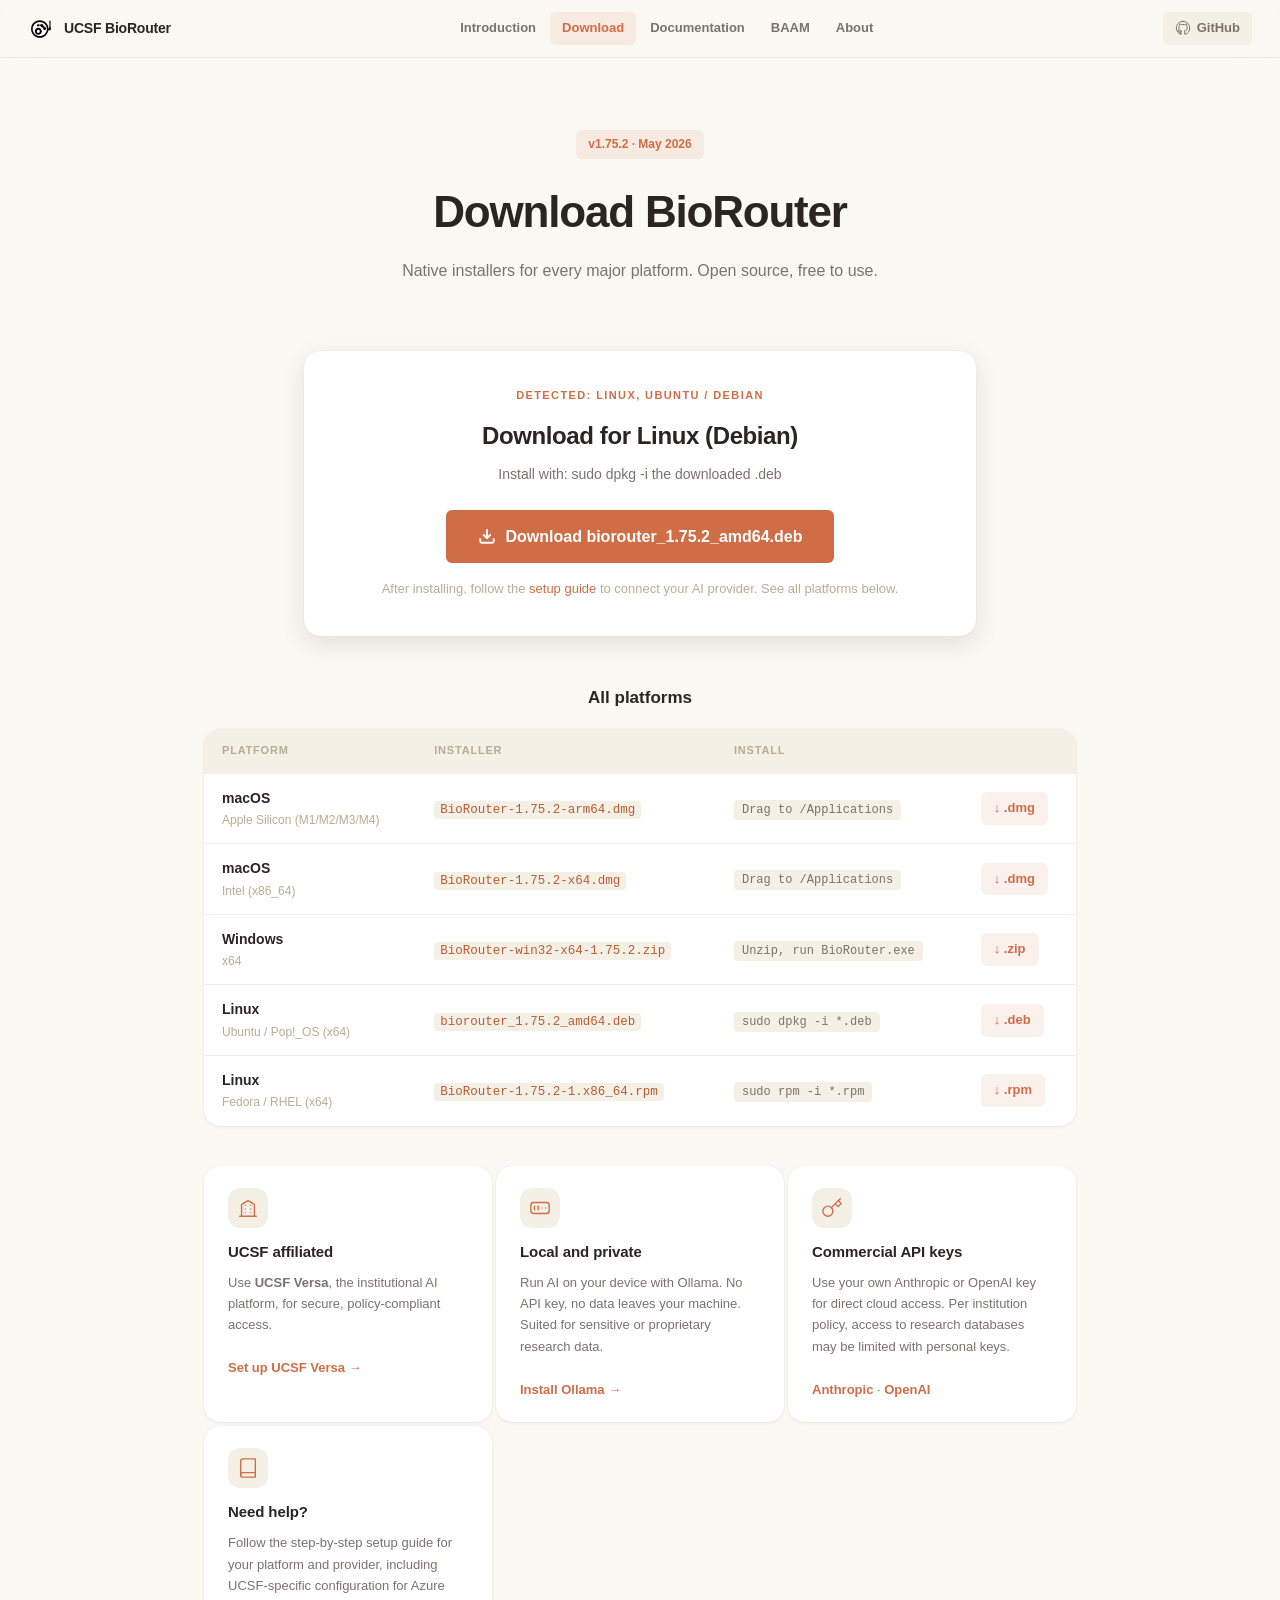
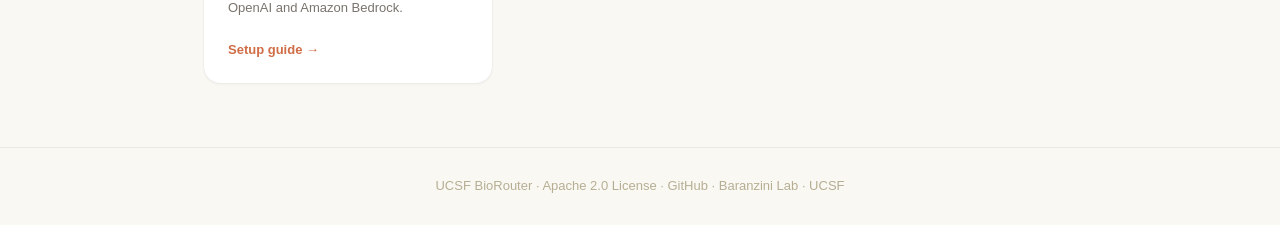
<file: download.html>
<!DOCTYPE html>
<html lang="en">
<head>
  <meta charset="UTF-8" />
  <meta name="viewport" content="width=device-width, initial-scale=1.0" />
  <title>UCSF BioRouter — Download</title>
  <link rel="icon" href="icon.svg" type="image/svg+xml" />
  <link rel="stylesheet" href="shared.css" />
  <style>
    .download-hero {
      padding: 72px 24px 36px;
      text-align: center;
    }
    .download-hero h1 { font-size: clamp(28px, 4vw, 44px); font-weight: 700; letter-spacing: -1.2px; margin-bottom: 10px; }
    .download-hero p { color: var(--text-2); font-size: 16px; max-width: 500px; margin: 0 auto; line-height: 1.6; }
    .version-badge {
      display: inline-flex; align-items: center; gap: 6px;
      padding: 5px 12px; border-radius: var(--radius);
      background: var(--accent-soft);
      color: var(--accent); font-size: 12px; font-weight: 600;
      margin-bottom: 18px;
    }

    /* Detected platform — flat surface */
    .detected-platform { padding: 32px 24px 16px; max-width: 720px; margin: 0 auto; text-align: center; }
    .detected-card {
      background: var(--bg-2);
      border-radius: var(--radius-xl);
      padding: 36px 32px;
      box-shadow: var(--shadow-lg);
    }
    .detected-card .eyebrow { font-size: 11px; color: var(--accent); font-weight: 700; letter-spacing: 1.4px; text-transform: uppercase; margin-bottom: 12px; }
    .detected-card h2 { font-size: 24px; font-weight: 700; margin-bottom: 8px; letter-spacing: -0.4px; }
    .detected-card .desc { color: var(--text-2); font-size: 14px; margin-bottom: 24px; }
    .dl-btn-big {
      display: inline-flex; align-items: center; gap: 10px;
      padding: 14px 32px; border-radius: var(--radius);
      background: var(--accent); color: #fff;
      font-size: 16px; font-weight: 700;
      text-decoration: none;
      transition: background var(--transition), transform var(--transition);
    }
    .dl-btn-big:hover { background: var(--accent-hover); }
    .dl-btn-big:active { transform: translateY(1px); }
    .dl-btn-big svg { width: 18px; height: 18px; }
    .detected-card .note { margin-top: 16px; font-size: 13px; color: var(--text-3); }
    .detected-card .note a { color: var(--accent); text-decoration: none; }
    .detected-card .note a:hover { text-decoration: underline; }

    /* All platforms */
    .all-platforms { padding: 32px 24px 0; max-width: 920px; margin: 0 auto; }
    .all-platforms h3 { font-size: 17px; font-weight: 700; margin-bottom: 18px; color: var(--text); text-align: center; }
    .platform-table {
      width: 100%; border-collapse: collapse;
      background: var(--bg-2);
      border-radius: var(--radius-xl);
      overflow: hidden;
      box-shadow: var(--shadow);
    }
    .platform-table th {
      text-align: left; padding: 13px 18px;
      font-size: 11px; font-weight: 700; letter-spacing: 0.8px;
      text-transform: uppercase; color: var(--text-3);
      background: var(--bg-3);
      border-bottom: 1px solid var(--border);
    }
    .platform-table td { padding: 13px 18px; font-size: 14px; border-bottom: 1px solid var(--border); vertical-align: middle; }
    .platform-table tr:last-child td { border-bottom: none; }
    .platform-table tr:hover td { background: var(--bg-3); }
    .platform-os { font-weight: 600; }
    .platform-os small { display: block; font-size: 12px; color: var(--text-3); font-weight: 400; margin-top: 2px; }
    .install-code {
      font-family: 'Menlo', 'Consolas', 'Courier New', monospace;
      font-size: 12px; color: var(--text-2);
      background: var(--bg-3); padding: 3px 8px; border-radius: 4px;
    }
    .dl-chip {
      display: inline-flex; align-items: center; gap: 6px;
      padding: 6px 13px; border-radius: var(--radius);
      background: var(--accent-soft); color: var(--accent);
      text-decoration: none;
      font-size: 13px; font-weight: 600; white-space: nowrap;
      transition: var(--transition);
    }
    .dl-chip:hover { background: var(--accent); color: #fff; }
    .dl-chip:active { transform: translateY(1px); }

    /* Setup section — flat tiles */
    .setup-section {
      max-width: 920px; margin: 40px auto 64px; padding: 0 24px;
      display: grid;
      grid-template-columns: repeat(auto-fit, minmax(260px, 1fr));
      gap: 4px;
      background: transparent;
    }
    .setup-tile {
      background: var(--bg-2);
      border-radius: var(--radius-xl);
      padding: 22px 24px;
      box-shadow: var(--shadow);
      transition: background var(--transition);
    }
    .setup-tile:hover { background: var(--bg-3); }
    .setup-tile .icon-tile { margin-bottom: 12px; }
    .setup-tile h4 { font-size: 15px; font-weight: 700; margin-bottom: 8px; letter-spacing: -0.1px; }
    .setup-tile p { font-size: 13px; color: var(--text-2); line-height: 1.65; }
    .setup-tile a { color: var(--accent); text-decoration: none; font-weight: 600; }
    .setup-tile a:hover { text-decoration: underline; }

    @media (max-width: 640px) { .platform-table { display: block; overflow-x: auto; } }
  </style>
</head>
<body>

<nav id="navbar">
  <a class="nav-brand" href="intro.html">
    <img src="icon.svg" class="nav-logo" alt="BioRouter" />
    <span class="nav-title">UCSF BioRouter</span>
  </a>
  <ul class="nav-tabs">
    <li><a href="intro.html">Introduction</a></li>
    <li><a href="download.html" class="active">Download</a></li>
    <li><a href="docs.html">Documentation</a></li>
    <li><a href="baam.html">BAAM</a></li>
    <li><a href="about.html">About</a></li>
  </ul>
  <div class="nav-right">
    <a href="https://github.com/BaranziniLab/BioRouter" target="_blank" class="nav-gh-btn">
      <svg class="icon icon-sm" viewBox="0 0 24 24" fill="currentColor" stroke="none"><path d="M12 2C6.48 2 2 6.48 2 12c0 4.42 2.87 8.17 6.84 9.49.5.09.68-.22.68-.48v-1.7c-2.78.6-3.37-1.34-3.37-1.34-.45-1.16-1.11-1.47-1.11-1.47-.91-.62.07-.61.07-.61 1 .07 1.53 1.03 1.53 1.03.9 1.52 2.34 1.08 2.91.83.09-.65.35-1.08.63-1.33-2.22-.25-4.55-1.11-4.55-4.94 0-1.09.39-1.98 1.03-2.68-.1-.25-.45-1.27.1-2.64 0 0 .84-.27 2.75 1.02A9.56 9.56 0 0 1 12 6.8c.85 0 1.71.11 2.51.33 1.91-1.29 2.75-1.02 2.75-1.02.55 1.37.2 2.39.1 2.64.64.7 1.03 1.59 1.03 2.68 0 3.84-2.34 4.68-4.57 4.93.36.31.68.92.68 1.85v2.74c0 .27.18.58.69.48A10.01 10.01 0 0 0 22 12c0-5.52-4.48-10-10-10z"/></svg>
      GitHub
    </a>
  </div>
  <button class="hamburger" onclick="toggleMobileMenu()" aria-label="Menu">
    <span></span><span></span><span></span>
  </button>
</nav>
<div class="mobile-menu" id="mobile-menu">
  <a href="intro.html">Introduction</a>
  <a href="download.html" class="active">Download</a>
  <a href="docs.html">Documentation</a>
  <a href="baam.html">BAAM</a>
  <a href="about.html">About</a>
  <a href="https://github.com/BaranziniLab/BioRouter" target="_blank" style="margin-top:8px;">GitHub</a>
</div>

<main class="page">

  <div class="download-hero">
    <div class="version-badge" id="version-badge">v1.75.2 · May 2026</div>
    <h1>Download BioRouter</h1>
    <p>Native installers for every major platform. Open source, free to use.</p>
  </div>

  <div class="detected-platform">
    <div class="detected-card">
      <p class="eyebrow" id="detected-label">Detecting your system</p>
      <h2 id="detected-title">Preparing your download</h2>
      <p class="desc" id="detected-desc">Finding the right installer for your operating system.</p>
      <a id="detected-btn" href="#" class="dl-btn-big" target="_blank" style="display:none;">
        <svg viewBox="0 0 24 24" fill="none" stroke="currentColor" stroke-width="2.5"><path d="M21 15v4a2 2 0 0 1-2 2H5a2 2 0 0 1-2-2v-4"/><polyline points="7,10 12,15 17,10"/><line x1="12" y1="15" x2="12" y2="3"/></svg>
        <span id="detected-btn-text">Download</span>
      </a>
      <p class="note">
        After installing, follow the <a href="docs.html">setup guide</a> to connect your AI provider.
        See all platforms below.
      </p>
    </div>
  </div>

  <div class="all-platforms">
    <h3>All platforms</h3>
    <table class="platform-table">
      <thead>
        <tr>
          <th>Platform</th>
          <th>Installer</th>
          <th>Install</th>
          <th></th>
        </tr>
      </thead>
      <tbody>
        <tr data-row="mac-arm">
          <td><div class="platform-os">macOS <small>Apple Silicon (M1/M2/M3/M4)</small></div></td>
          <td><code class="file-name">BioRouter-1.75.2-arm64.dmg</code></td>
          <td><span class="install-code">Drag to /Applications</span></td>
          <td><a class="dl-chip dl-link" href="https://github.com/BaranziniLab/BioRouter/releases/download/v1.75.2/BioRouter-1.75.2-arm64.dmg">↓ .dmg</a></td>
        </tr>
        <tr data-row="mac-intel">
          <td><div class="platform-os">macOS <small>Intel (x86_64)</small></div></td>
          <td><code class="file-name">BioRouter-1.75.2-x64.dmg</code></td>
          <td><span class="install-code">Drag to /Applications</span></td>
          <td><a class="dl-chip dl-link" href="https://github.com/BaranziniLab/BioRouter/releases/download/v1.75.2/BioRouter-1.75.2-x64.dmg">↓ .dmg</a></td>
        </tr>
        <tr data-row="windows">
          <td><div class="platform-os">Windows <small>x64</small></div></td>
          <td><code class="file-name">BioRouter-win32-x64-1.75.2.zip</code></td>
          <td><span class="install-code">Unzip, run BioRouter.exe</span></td>
          <td><a class="dl-chip dl-link" href="https://github.com/BaranziniLab/BioRouter/releases/download/v1.75.2/BioRouter-win32-x64-1.75.2.zip">↓ .zip</a></td>
        </tr>
        <tr data-row="linux-deb">
          <td><div class="platform-os">Linux <small>Ubuntu / Pop!_OS (x64)</small></div></td>
          <td><code class="file-name">biorouter_1.75.2_amd64.deb</code></td>
          <td><span class="install-code">sudo dpkg -i *.deb</span></td>
          <td><a class="dl-chip dl-link" href="https://github.com/BaranziniLab/BioRouter/releases/download/v1.75.2/biorouter_1.75.2_amd64.deb">↓ .deb</a></td>
        </tr>
        <tr data-row="linux-rpm">
          <td><div class="platform-os">Linux <small>Fedora / RHEL (x64)</small></div></td>
          <td><code class="file-name">BioRouter-1.75.2-1.x86_64.rpm</code></td>
          <td><span class="install-code">sudo rpm -i *.rpm</span></td>
          <td><a class="dl-chip dl-link" href="https://github.com/BaranziniLab/BioRouter/releases/download/v1.75.2/BioRouter-1.75.2-1.x86_64.rpm">↓ .rpm</a></td>
        </tr>
      </tbody>
    </table>
  </div>

  <!-- Setup tiles -->
  <div class="setup-section">
    <div class="setup-tile">
      <div class="icon-tile">
        <svg class="icon" viewBox="0 0 24 24" fill="none" stroke="currentColor" stroke-width="1.5" stroke-linecap="round" stroke-linejoin="round"><path d="M3 21h18"/><path d="M5 21V8l7-4 7 4v13"/><path d="M9 9v.01M15 9v.01M9 13v.01M15 13v.01M9 17v.01M15 17v.01"/></svg>
      </div>
      <h4>UCSF affiliated</h4>
      <p>Use <strong>UCSF Versa</strong>, the institutional AI platform, for secure, policy-compliant access.<br><br><a href="https://ai.ucsf.edu/platforms-tools-and-resources/ucsf-versa" target="_blank">Set up UCSF Versa →</a></p>
    </div>
    <div class="setup-tile">
      <div class="icon-tile">
        <svg class="icon" viewBox="0 0 24 24" fill="none" stroke="currentColor" stroke-width="1.5" stroke-linecap="round" stroke-linejoin="round"><rect x="2" y="6" width="20" height="12" rx="3"/><line x1="6" y1="10" x2="6" y2="14"/><line x1="10" y1="10" x2="10" y2="14"/><line x1="14" y1="12" x2="14" y2="12"/><line x1="18" y1="12" x2="18" y2="12"/></svg>
      </div>
      <h4>Local and private</h4>
      <p>Run AI on your device with Ollama. No API key, no data leaves your machine. Suited for sensitive or proprietary research data.<br><br><a href="https://ollama.com/download" target="_blank">Install Ollama →</a></p>
    </div>
    <div class="setup-tile">
      <div class="icon-tile">
        <svg class="icon" viewBox="0 0 24 24" fill="none" stroke="currentColor" stroke-width="1.5" stroke-linecap="round" stroke-linejoin="round"><circle cx="7.5" cy="15.5" r="5.5"/><path d="m21 2-9.6 9.6"/><path d="m15.5 7.5 3 3L22 7l-3-3"/></svg>
      </div>
      <h4>Commercial API keys</h4>
      <p>Use your own Anthropic or OpenAI key for direct cloud access. Per institution policy, access to research databases may be limited with personal keys.<br><br><a href="https://platform.claude.com/" target="_blank">Anthropic</a> · <a href="https://openai.com/api/" target="_blank">OpenAI</a></p>
    </div>
    <div class="setup-tile">
      <div class="icon-tile">
        <svg class="icon" viewBox="0 0 24 24" fill="none" stroke="currentColor" stroke-width="1.5" stroke-linecap="round" stroke-linejoin="round"><path d="M4 19.5A2.5 2.5 0 0 1 6.5 17H20"/><path d="M6.5 2H20v20H6.5A2.5 2.5 0 0 1 4 19.5v-15A2.5 2.5 0 0 1 6.5 2z"/></svg>
      </div>
      <h4>Need help?</h4>
      <p>Follow the step-by-step setup guide for your platform and provider, including UCSF-specific configuration for Azure OpenAI and Amazon Bedrock.<br><br><a href="docs.html">Setup guide →</a></p>
    </div>
  </div>

</main>

<footer>
  <p>UCSF BioRouter · Apache 2.0 License · <a href="https://github.com/BaranziniLab/BioRouter" target="_blank">GitHub</a> · <a href="https://baranzinilab.ucsf.edu/" target="_blank">Baranzini Lab</a> · <a href="https://www.ucsf.edu" target="_blank">UCSF</a></p>
</footer>

<script>
  function toggleMobileMenu() { document.getElementById('mobile-menu').classList.toggle('open'); }
  document.addEventListener('click', e => {
    const m = document.getElementById('mobile-menu');
    const h = document.querySelector('.hamburger');
    if (m.classList.contains('open') && !m.contains(e.target) && !h.contains(e.target)) m.classList.remove('open');
  });

  const ROW_MATCHERS = {
    'mac-arm':   /arm64\.dmg$/i,
    'mac-intel': /(x64|x86_64)\.dmg$/i,
    'windows':   /win32-x64.*\.zip$/i,
    'linux-deb': /amd64\.deb$/i,
    'linux-rpm': /x86_64\.rpm$/i,
  };

  const OS_TO_ROW = {
    'mac-arm':   { row: 'mac-arm',   label: 'macOS, Apple Silicon', title: 'Download for macOS (Apple Silicon)', desc: 'Open the DMG and drag BioRouter to /Applications' },
    'mac-intel': { row: 'mac-intel', label: 'macOS, Intel',         title: 'Download for macOS (Intel)',         desc: 'Open the DMG and drag BioRouter to /Applications' },
    'windows':   { row: 'windows',   label: 'Windows, x64',         title: 'Download for Windows',                desc: 'Unzip the archive and run BioRouter.exe' },
    'linux':     { row: 'linux-deb', label: 'Linux, Ubuntu / Debian', title: 'Download for Linux (Debian)',       desc: 'Install with: sudo dpkg -i the downloaded .deb' },
  };

  function detectOS() {
    const ua   = navigator.userAgent.toLowerCase();
    const plat = (navigator.userAgentData?.platform || navigator.platform || '').toLowerCase();
    if (/mac/.test(plat) || /macintosh/.test(ua)) {
      const cpu = (navigator.userAgentData?.architecture || '').toLowerCase();
      return (cpu === 'x86' || cpu === 'x86_64' || cpu === 'x64') ? 'mac-intel' : 'mac-arm';
    }
    if (/win/.test(plat) || /windows/.test(ua)) return 'windows';
    if (/linux/.test(plat) || /linux/.test(ua)) return 'linux';
    return null;
  }

  function renderDetectedCard(rowAssets) {
    const os = detectOS();
    const lbl = document.getElementById('detected-label');
    const ttl = document.getElementById('detected-title');
    const dsc = document.getElementById('detected-desc');
    const btn = document.getElementById('detected-btn');
    const btx = document.getElementById('detected-btn-text');
    const meta = OS_TO_ROW[os];
    const asset = meta && rowAssets[meta.row];
    if (meta && asset) {
      lbl.textContent = 'Detected: ' + meta.label;
      ttl.textContent = meta.title;
      dsc.textContent = meta.desc;
      btn.href = asset.url;
      btx.textContent = 'Download ' + asset.name;
      btn.style.display = 'inline-flex';
    } else {
      lbl.textContent = 'All platforms';
      ttl.textContent = 'Choose your download';
      dsc.textContent = 'Select your platform from the table below.';
      btn.style.display = 'none';
    }
  }

  function readStaticAssets() {
    const out = {};
    document.querySelectorAll('tr[data-row]').forEach(tr => {
      const row = tr.dataset.row;
      const fileEl = tr.querySelector('.file-name');
      const linkEl = tr.querySelector('.dl-link');
      if (fileEl && linkEl) out[row] = { name: fileEl.textContent.trim(), url: linkEl.href };
    });
    return out;
  }

  function applyAssets(rowAssets) {
    Object.entries(rowAssets).forEach(([row, asset]) => {
      const tr = document.querySelector(`tr[data-row="${row}"]`);
      if (!tr) return;
      const fileEl = tr.querySelector('.file-name');
      const linkEl = tr.querySelector('.dl-link');
      if (fileEl) fileEl.textContent = asset.name;
      if (linkEl) linkEl.href = asset.url;
    });
  }

  async function loadLatestRelease() {
    const fallback = readStaticAssets();
    try {
      const res = await fetch('https://api.github.com/repos/BaranziniLab/BioRouter/releases/latest', {
        headers: { 'Accept': 'application/vnd.github+json' },
      });
      if (!res.ok) throw new Error('release fetch failed: ' + res.status);
      const data = await res.json();

      const rowAssets = {};
      Object.entries(ROW_MATCHERS).forEach(([row, re]) => {
        const match = (data.assets || []).find(a => re.test(a.name));
        if (match) rowAssets[row] = { name: match.name, url: match.browser_download_url };
        else if (fallback[row]) rowAssets[row] = fallback[row];
      });
      applyAssets(rowAssets);

      const badge = document.getElementById('version-badge');
      if (badge && data.tag_name) {
        const published = data.published_at ? new Date(data.published_at) : null;
        const monthYear = published && !isNaN(published)
          ? published.toLocaleDateString('en-US', { month: 'long', year: 'numeric' })
          : null;
        badge.textContent = monthYear ? `${data.tag_name} · ${monthYear}` : data.tag_name;
      }

      renderDetectedCard(rowAssets);
    } catch (e) {
      renderDetectedCard(fallback);
    }
  }

  loadLatestRelease();
</script>
</body>
</html>
</file>
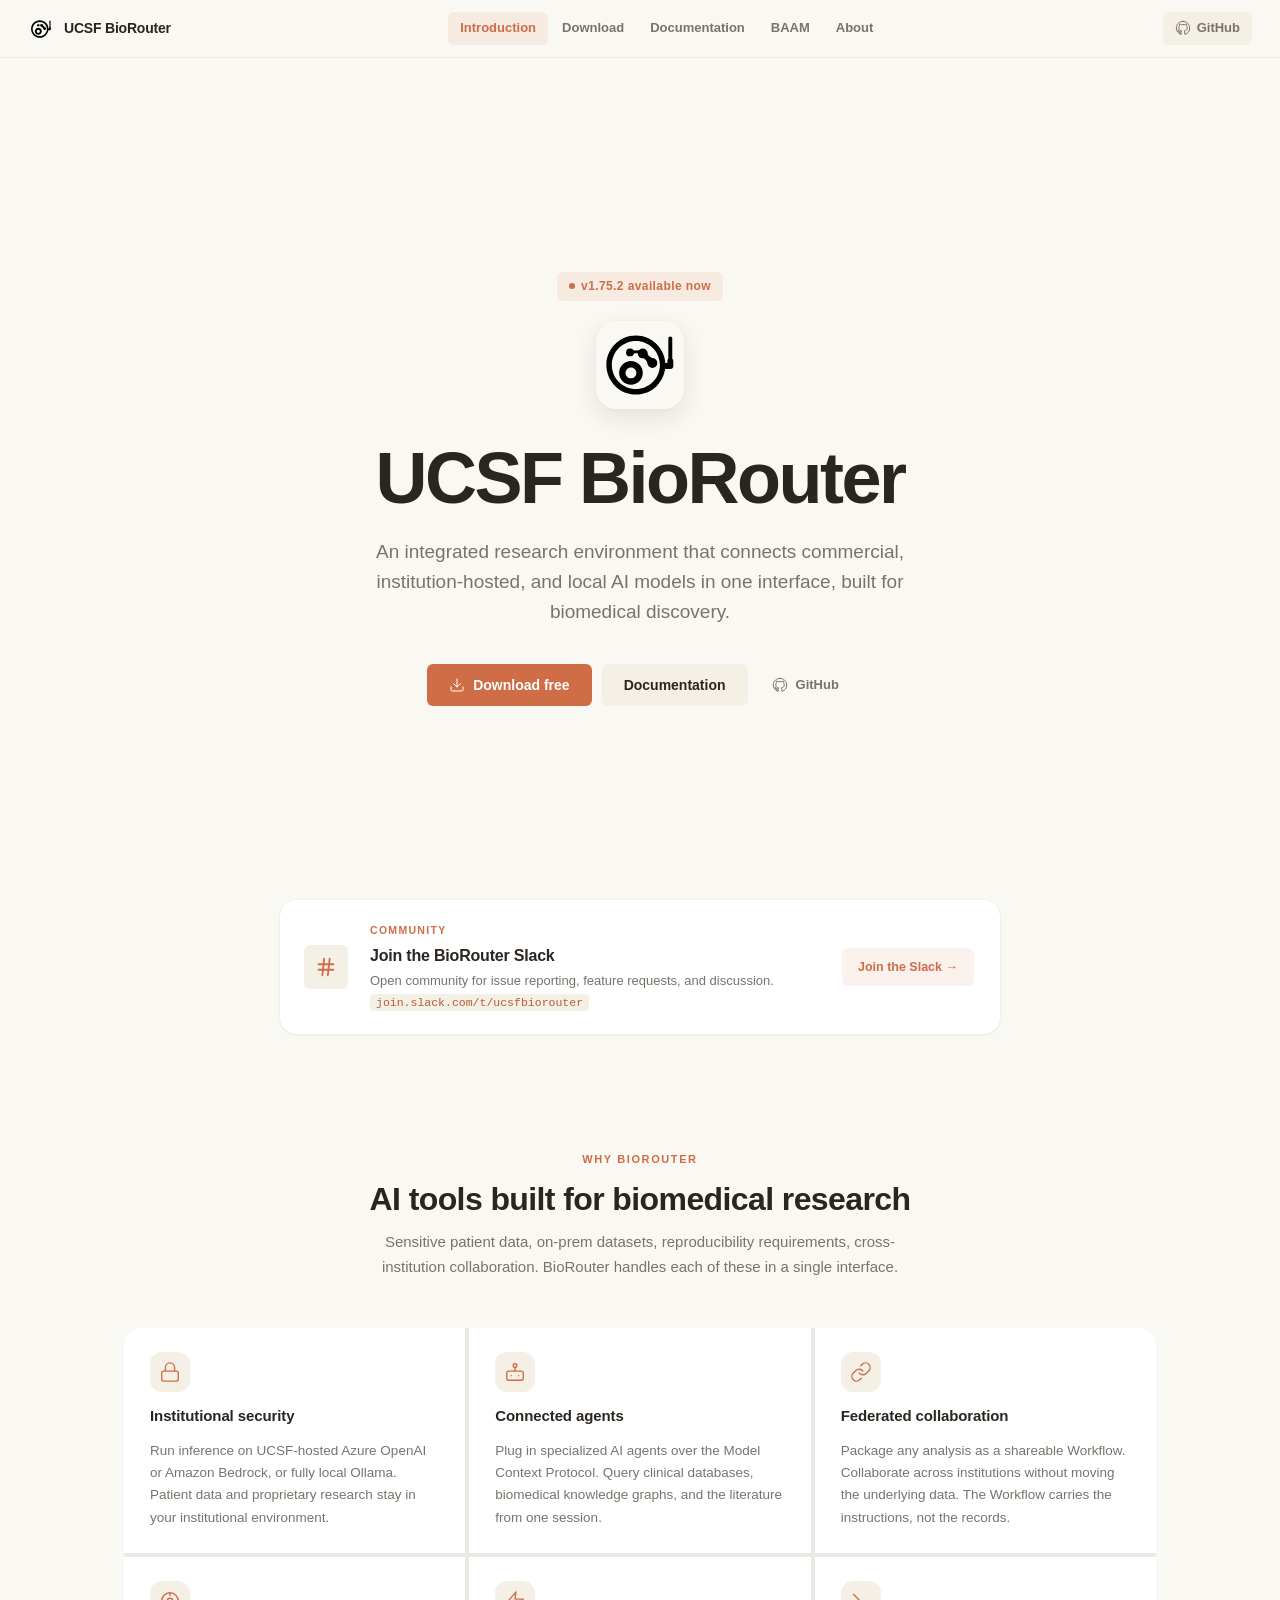
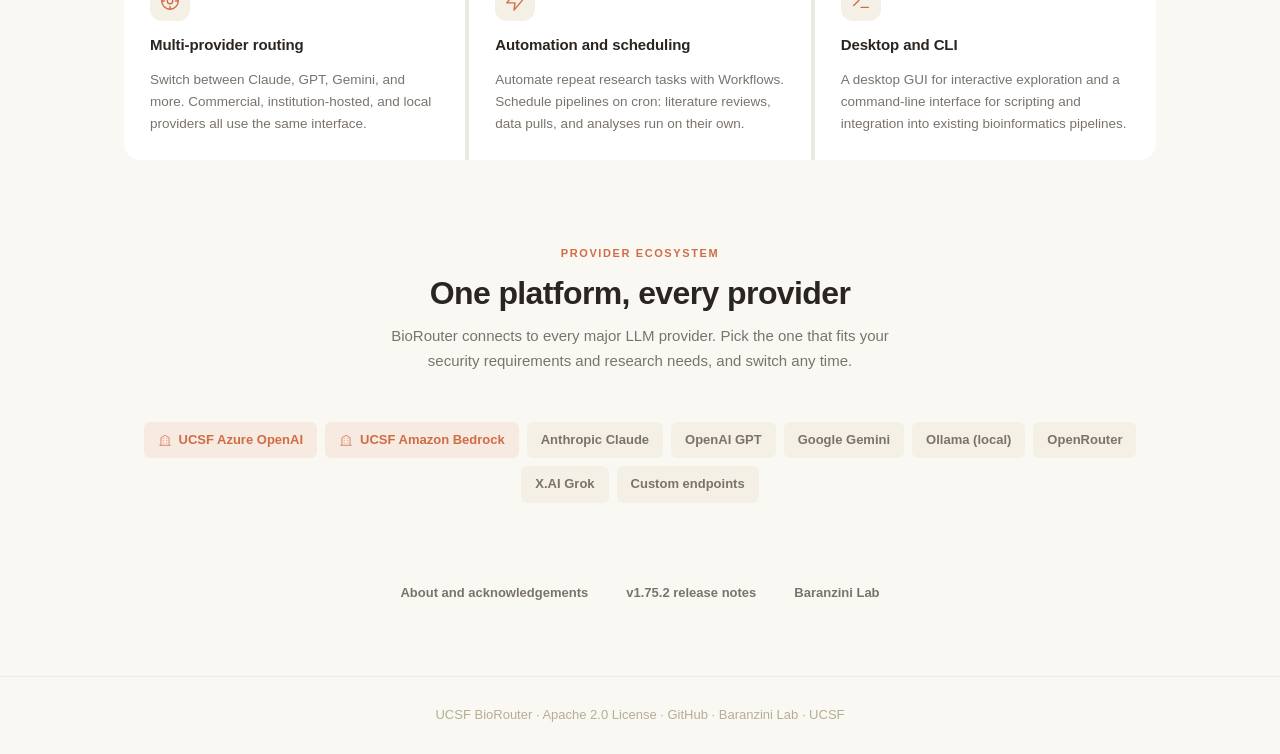
<file: intro.html>
<!DOCTYPE html>
<html lang="en">
<head>
  <meta charset="UTF-8" />
  <meta name="viewport" content="width=device-width, initial-scale=1.0" />
  <title>UCSF BioRouter</title>
  <link rel="icon" href="icon.svg" type="image/svg+xml" />
  <link rel="stylesheet" href="shared.css" />
  <style>
    .hero {
      min-height: calc(100vh - 58px);
      display: flex; flex-direction: column;
      align-items: center; justify-content: center;
      text-align: center;
      padding: 80px 24px 60px;
    }
    .hero-logo {
      width: 88px; height: 88px; border-radius: 20px;
      margin-bottom: 32px;
      box-shadow: var(--shadow-lg);
    }
    .hero-badge {
      display: inline-flex; align-items: center; gap: 6px;
      padding: 5px 12px; border-radius: var(--radius);
      background: var(--accent-soft);
      color: var(--accent); font-size: 12px; font-weight: 600;
      letter-spacing: 0.4px;
      margin-bottom: 20px;
    }
    .hero-badge .dot { width: 6px; height: 6px; border-radius: 50%; background: var(--accent); }
    .hero h1 {
      font-size: clamp(40px, 7vw, 72px);
      font-weight: 700; letter-spacing: -2.5px; line-height: 1.05;
      color: var(--text);
      margin-bottom: 20px;
    }
    .hero-sub {
      font-size: clamp(16px, 2.2vw, 19px);
      color: var(--text-2); max-width: 600px; margin: 0 auto 36px;
      font-weight: 400; line-height: 1.6;
    }
    .hero-actions {
      display: flex; align-items: center; gap: 10px;
      flex-wrap: wrap; justify-content: center;
    }

    .features { padding: 56px 24px 72px; max-width: 1080px; margin: 0 auto; }
    .stack-section { padding: 0 24px 72px; max-width: 1080px; margin: 0 auto; }
    .cta-strip { text-align: center; padding: 0 24px 64px; }
    .cta-strip .links {
      display: inline-flex; flex-wrap: wrap; gap: 10px;
      justify-content: center; align-items: center;
    }

    /* Slack invite — shared style for intro and about pages */
    .slack-cta {
      display: flex; align-items: center; gap: 22px;
      background: var(--bg-2);
      border-radius: var(--radius-xl);
      padding: 22px 26px 22px 24px;
      box-shadow: var(--shadow);
      text-decoration: none; color: inherit;
      max-width: 720px;
      margin: 0 auto 8px;
      transition: background var(--transition), transform var(--transition), box-shadow var(--transition);
    }
    .slack-cta:hover { background: var(--bg-3); transform: translateY(-1px); box-shadow: var(--shadow-lg); }
    .slack-icon-wrap {
      flex-shrink: 0; width: 44px; height: 44px;
      border-radius: var(--radius);
      background: var(--bg-3);
      display: flex; align-items: center; justify-content: center;
      color: var(--accent);
    }
    .slack-icon-wrap svg { width: 22px; height: 22px; }
    .slack-cta-body { flex: 1; min-width: 0; }
    .slack-cta-eyebrow {
      font-size: 10.5px; font-weight: 700; letter-spacing: 1.3px;
      text-transform: uppercase; color: var(--accent);
      margin-bottom: 4px;
    }
    .slack-cta-body h3 {
      font-size: 16px; font-weight: 700; margin-bottom: 3px;
      letter-spacing: -0.2px;
    }
    .slack-cta-body p {
      font-size: 13px; color: var(--text-2); margin: 0; line-height: 1.55;
    }
    .slack-cta-arrow {
      flex-shrink: 0;
      background: var(--accent-soft); color: var(--accent);
      padding: 9px 16px; border-radius: var(--radius);
      font-size: 12.5px; font-weight: 700; white-space: nowrap;
      transition: background var(--transition), color var(--transition);
    }
    .slack-cta:hover .slack-cta-arrow { background: var(--accent); color: #fff; }

    @media (max-width: 560px) {
      .slack-cta { flex-direction: column; align-items: flex-start; gap: 14px; padding: 20px; }
      .slack-cta-arrow { align-self: stretch; text-align: center; }
    }

    .slack-section { padding: 0 24px 40px; }
  </style>
</head>
<body>

<nav id="navbar">
  <a class="nav-brand" href="intro.html">
    <img src="icon.svg" class="nav-logo" alt="BioRouter" />
    <span class="nav-title">UCSF BioRouter</span>
  </a>
  <ul class="nav-tabs">
    <li><a href="intro.html" class="active">Introduction</a></li>
    <li><a href="download.html">Download</a></li>
    <li><a href="docs.html">Documentation</a></li>
    <li><a href="baam.html">BAAM</a></li>
    <li><a href="about.html">About</a></li>
  </ul>
  <div class="nav-right">
    <a href="https://github.com/BaranziniLab/BioRouter" target="_blank" class="nav-gh-btn">
      <svg class="icon icon-sm" viewBox="0 0 24 24" fill="currentColor" stroke="none"><path d="M12 2C6.48 2 2 6.48 2 12c0 4.42 2.87 8.17 6.84 9.49.5.09.68-.22.68-.48v-1.7c-2.78.6-3.37-1.34-3.37-1.34-.45-1.16-1.11-1.47-1.11-1.47-.91-.62.07-.61.07-.61 1 .07 1.53 1.03 1.53 1.03.9 1.52 2.34 1.08 2.91.83.09-.65.35-1.08.63-1.33-2.22-.25-4.55-1.11-4.55-4.94 0-1.09.39-1.98 1.03-2.68-.1-.25-.45-1.27.1-2.64 0 0 .84-.27 2.75 1.02A9.56 9.56 0 0 1 12 6.8c.85 0 1.71.11 2.51.33 1.91-1.29 2.75-1.02 2.75-1.02.55 1.37.2 2.39.1 2.64.64.7 1.03 1.59 1.03 2.68 0 3.84-2.34 4.68-4.57 4.93.36.31.68.92.68 1.85v2.74c0 .27.18.58.69.48A10.01 10.01 0 0 0 22 12c0-5.52-4.48-10-10-10z"/></svg>
      GitHub
    </a>
  </div>
  <button class="hamburger" onclick="toggleMobileMenu()" aria-label="Menu">
    <span></span><span></span><span></span>
  </button>
</nav>
<div class="mobile-menu" id="mobile-menu">
  <a href="intro.html" class="active">Introduction</a>
  <a href="download.html">Download</a>
  <a href="docs.html">Documentation</a>
  <a href="baam.html">BAAM</a>
  <a href="about.html">About</a>
  <a href="https://github.com/BaranziniLab/BioRouter" target="_blank" style="margin-top:8px;">GitHub</a>
</div>

<main class="page">

  <div class="hero">
    <div class="hero-badge"><span class="dot"></span> v1.75.2 available now</div>
    <img src="icon.svg" class="hero-logo" alt="BioRouter" />
    <h1>UCSF BioRouter</h1>
    <p class="hero-sub">
      An integrated research environment that connects commercial, institution-hosted, and local AI models in one interface, built for biomedical discovery.
    </p>
    <div class="hero-actions">
      <a href="download.html" class="btn-primary">
        <svg class="icon icon-sm" viewBox="0 0 24 24"><path d="M21 15v4a2 2 0 0 1-2 2H5a2 2 0 0 1-2-2v-4"/><polyline points="7,10 12,15 17,10"/><line x1="12" y1="15" x2="12" y2="3"/></svg>
        Download free
      </a>
      <a href="docs.html" class="btn-secondary">Documentation</a>
      <a href="https://github.com/BaranziniLab/BioRouter" target="_blank" class="btn-ghost">
        <svg class="icon icon-sm" viewBox="0 0 24 24" fill="currentColor" stroke="none"><path d="M12 2C6.48 2 2 6.48 2 12c0 4.42 2.87 8.17 6.84 9.49.5.09.68-.22.68-.48v-1.7c-2.78.6-3.37-1.34-3.37-1.34-.45-1.16-1.11-1.47-1.11-1.47-.91-.62.07-.61.07-.61 1 .07 1.53 1.03 1.53 1.03.9 1.52 2.34 1.08 2.91.83.09-.65.35-1.08.63-1.33-2.22-.25-4.55-1.11-4.55-4.94 0-1.09.39-1.98 1.03-2.68-.1-.25-.45-1.27.1-2.64 0 0 .84-.27 2.75 1.02A9.56 9.56 0 0 1 12 6.8c.85 0 1.71.11 2.51.33 1.91-1.29 2.75-1.02 2.75-1.02.55 1.37.2 2.39.1 2.64.64.7 1.03 1.59 1.03 2.68 0 3.84-2.34 4.68-4.57 4.93.36.31.68.92.68 1.85v2.74c0 .27.18.58.69.48A10.01 10.01 0 0 0 22 12c0-5.52-4.48-10-10-10z"/></svg>
        GitHub
      </a>
    </div>
  </div>

  <div class="slack-section">
    <a href="https://join.slack.com/t/ucsfbiorouter/shared_invite/zt-3t1s7vdq8-alXeG6GxVfhAXzrJQxNVNw" target="_blank" class="slack-cta">
      <div class="slack-icon-wrap">
        <svg viewBox="0 0 24 24" fill="none" stroke="currentColor" stroke-width="2" stroke-linecap="round" stroke-linejoin="round">
          <line x1="4" y1="9" x2="20" y2="9"/>
          <line x1="4" y1="15" x2="20" y2="15"/>
          <line x1="10" y1="3" x2="8" y2="21"/>
          <line x1="16" y1="3" x2="14" y2="21"/>
        </svg>
      </div>
      <div class="slack-cta-body">
        <div class="slack-cta-eyebrow">Community</div>
        <h3>Join the BioRouter Slack</h3>
        <p>Open community for issue reporting, feature requests, and discussion. <code style="font-size:11.5px;user-select:all;">join.slack.com/t/ucsfbiorouter</code></p>
      </div>
      <span class="slack-cta-arrow">Join the Slack →</span>
    </a>
  </div>

  <div class="features">
    <div class="section-label">
      <p class="eyebrow">Why BioRouter</p>
      <h2>AI tools built for biomedical research</h2>
      <p>Sensitive patient data, on-prem datasets, reproducibility requirements, cross-institution collaboration. BioRouter handles each of these in a single interface.</p>
    </div>
    <div class="feature-grid">

      <div class="feature-tile fade-in">
        <div class="icon-tile">
          <svg class="icon" viewBox="0 0 24 24"><rect x="3" y="11" width="18" height="11" rx="2"/><path d="M7 11V7a5 5 0 0 1 10 0v4"/></svg>
        </div>
        <h3>Institutional security</h3>
        <p>Run inference on UCSF-hosted Azure OpenAI or Amazon Bedrock, or fully local Ollama. Patient data and proprietary research stay in your institutional environment.</p>
      </div>

      <div class="feature-tile fade-in">
        <div class="icon-tile">
          <svg class="icon" viewBox="0 0 24 24"><rect x="3" y="11" width="18" height="10" rx="2"/><circle cx="12" cy="5" r="2"/><path d="M12 7v4"/><line x1="8" y1="16" x2="8" y2="16"/><line x1="16" y1="16" x2="16" y2="16"/></svg>
        </div>
        <h3>Connected agents</h3>
        <p>Plug in specialized AI agents over the Model Context Protocol. Query clinical databases, biomedical knowledge graphs, and the literature from one session.</p>
      </div>

      <div class="feature-tile fade-in">
        <div class="icon-tile">
          <svg class="icon" viewBox="0 0 24 24"><path d="M10 13a5 5 0 0 0 7.54.54l3-3a5 5 0 0 0-7.07-7.07l-1.72 1.71"/><path d="M14 11a5 5 0 0 0-7.54-.54l-3 3a5 5 0 0 0 7.07 7.07l1.71-1.71"/></svg>
        </div>
        <h3>Federated collaboration</h3>
        <p>Package any analysis as a shareable Workflow. Collaborate across institutions without moving the underlying data. The Workflow carries the instructions, not the records.</p>
      </div>

      <div class="feature-tile fade-in">
        <div class="icon-tile">
          <svg class="icon" viewBox="0 0 24 24"><circle cx="12" cy="12" r="3"/><circle cx="12" cy="12" r="9"/><line x1="12" y1="3" x2="12" y2="6"/><line x1="12" y1="18" x2="12" y2="21"/><line x1="3" y1="12" x2="6" y2="12"/><line x1="18" y1="12" x2="21" y2="12"/></svg>
        </div>
        <h3>Multi-provider routing</h3>
        <p>Switch between Claude, GPT, Gemini, and more. Commercial, institution-hosted, and local providers all use the same interface.</p>
      </div>

      <div class="feature-tile fade-in">
        <div class="icon-tile">
          <svg class="icon" viewBox="0 0 24 24"><polygon points="13 2 3 14 12 14 11 22 21 10 12 10 13 2"/></svg>
        </div>
        <h3>Automation and scheduling</h3>
        <p>Automate repeat research tasks with Workflows. Schedule pipelines on cron: literature reviews, data pulls, and analyses run on their own.</p>
      </div>

      <div class="feature-tile fade-in">
        <div class="icon-tile">
          <svg class="icon" viewBox="0 0 24 24"><polyline points="4 17 10 11 4 5"/><line x1="12" y1="19" x2="20" y2="19"/></svg>
        </div>
        <h3>Desktop and CLI</h3>
        <p>A desktop GUI for interactive exploration and a command-line interface for scripting and integration into existing bioinformatics pipelines.</p>
      </div>

    </div>
  </div>

  <div class="stack-section">
    <div class="section-label">
      <p class="eyebrow">Provider ecosystem</p>
      <h2>One platform, every provider</h2>
      <p>BioRouter connects to every major LLM provider. Pick the one that fits your security requirements and research needs, and switch any time.</p>
    </div>
    <div class="provider-grid">
      <div class="provider-chip highlight">
        <svg class="icon" viewBox="0 0 24 24"><path d="M3 21h18M5 21V8l7-4 7 4v13"/><path d="M9 9v.01M15 9v.01M9 13v.01M15 13v.01M9 17v.01M15 17v.01"/></svg>
        UCSF Azure OpenAI
      </div>
      <div class="provider-chip highlight">
        <svg class="icon" viewBox="0 0 24 24"><path d="M3 21h18M5 21V8l7-4 7 4v13"/><path d="M9 9v.01M15 9v.01M9 13v.01M15 13v.01M9 17v.01M15 17v.01"/></svg>
        UCSF Amazon Bedrock
      </div>
      <div class="provider-chip">Anthropic Claude</div>
      <div class="provider-chip">OpenAI GPT</div>
      <div class="provider-chip">Google Gemini</div>
      <div class="provider-chip">Ollama (local)</div>
      <div class="provider-chip">OpenRouter</div>
      <div class="provider-chip">X.AI Grok</div>
      <div class="provider-chip">Custom endpoints</div>
    </div>
  </div>

  <div class="cta-strip">
    <div class="links">
      <a href="about.html" class="btn-ghost">About and acknowledgements</a>
      <a href="https://github.com/BaranziniLab/BioRouter/releases/tag/v1.75.2" target="_blank" class="btn-ghost">v1.75.2 release notes</a>
      <a href="https://baranzinilab.ucsf.edu/" target="_blank" class="btn-ghost">Baranzini Lab</a>
    </div>
  </div>

</main>

<footer>
  <p>UCSF BioRouter · Apache 2.0 License · <a href="https://github.com/BaranziniLab/BioRouter" target="_blank">GitHub</a> · <a href="https://baranzinilab.ucsf.edu/" target="_blank">Baranzini Lab</a> · <a href="https://www.ucsf.edu" target="_blank">UCSF</a></p>
</footer>

<script>
  function toggleMobileMenu() { document.getElementById('mobile-menu').classList.toggle('open'); }
  document.addEventListener('click', e => {
    const m = document.getElementById('mobile-menu');
    const h = document.querySelector('.hamburger');
    if (m.classList.contains('open') && !m.contains(e.target) && !h.contains(e.target)) m.classList.remove('open');
  });
</script>
</body>
</html>
</file>
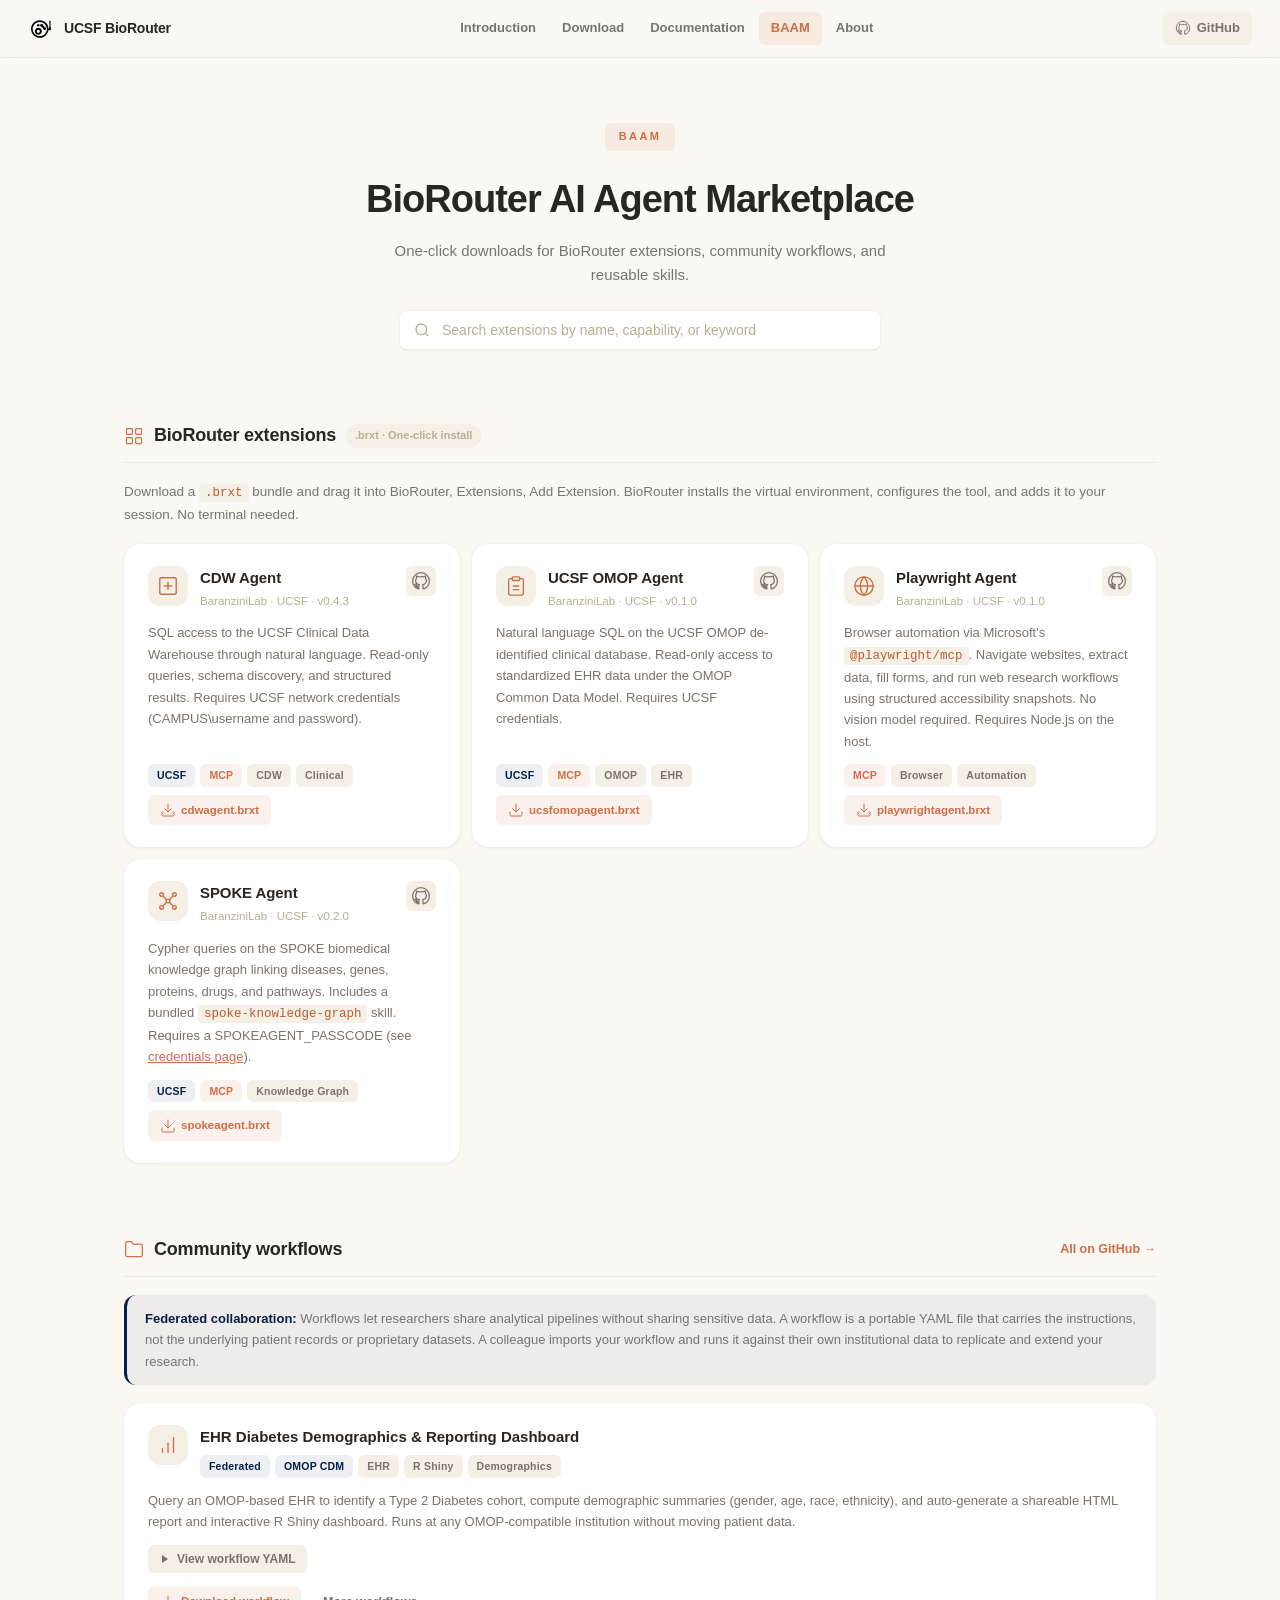
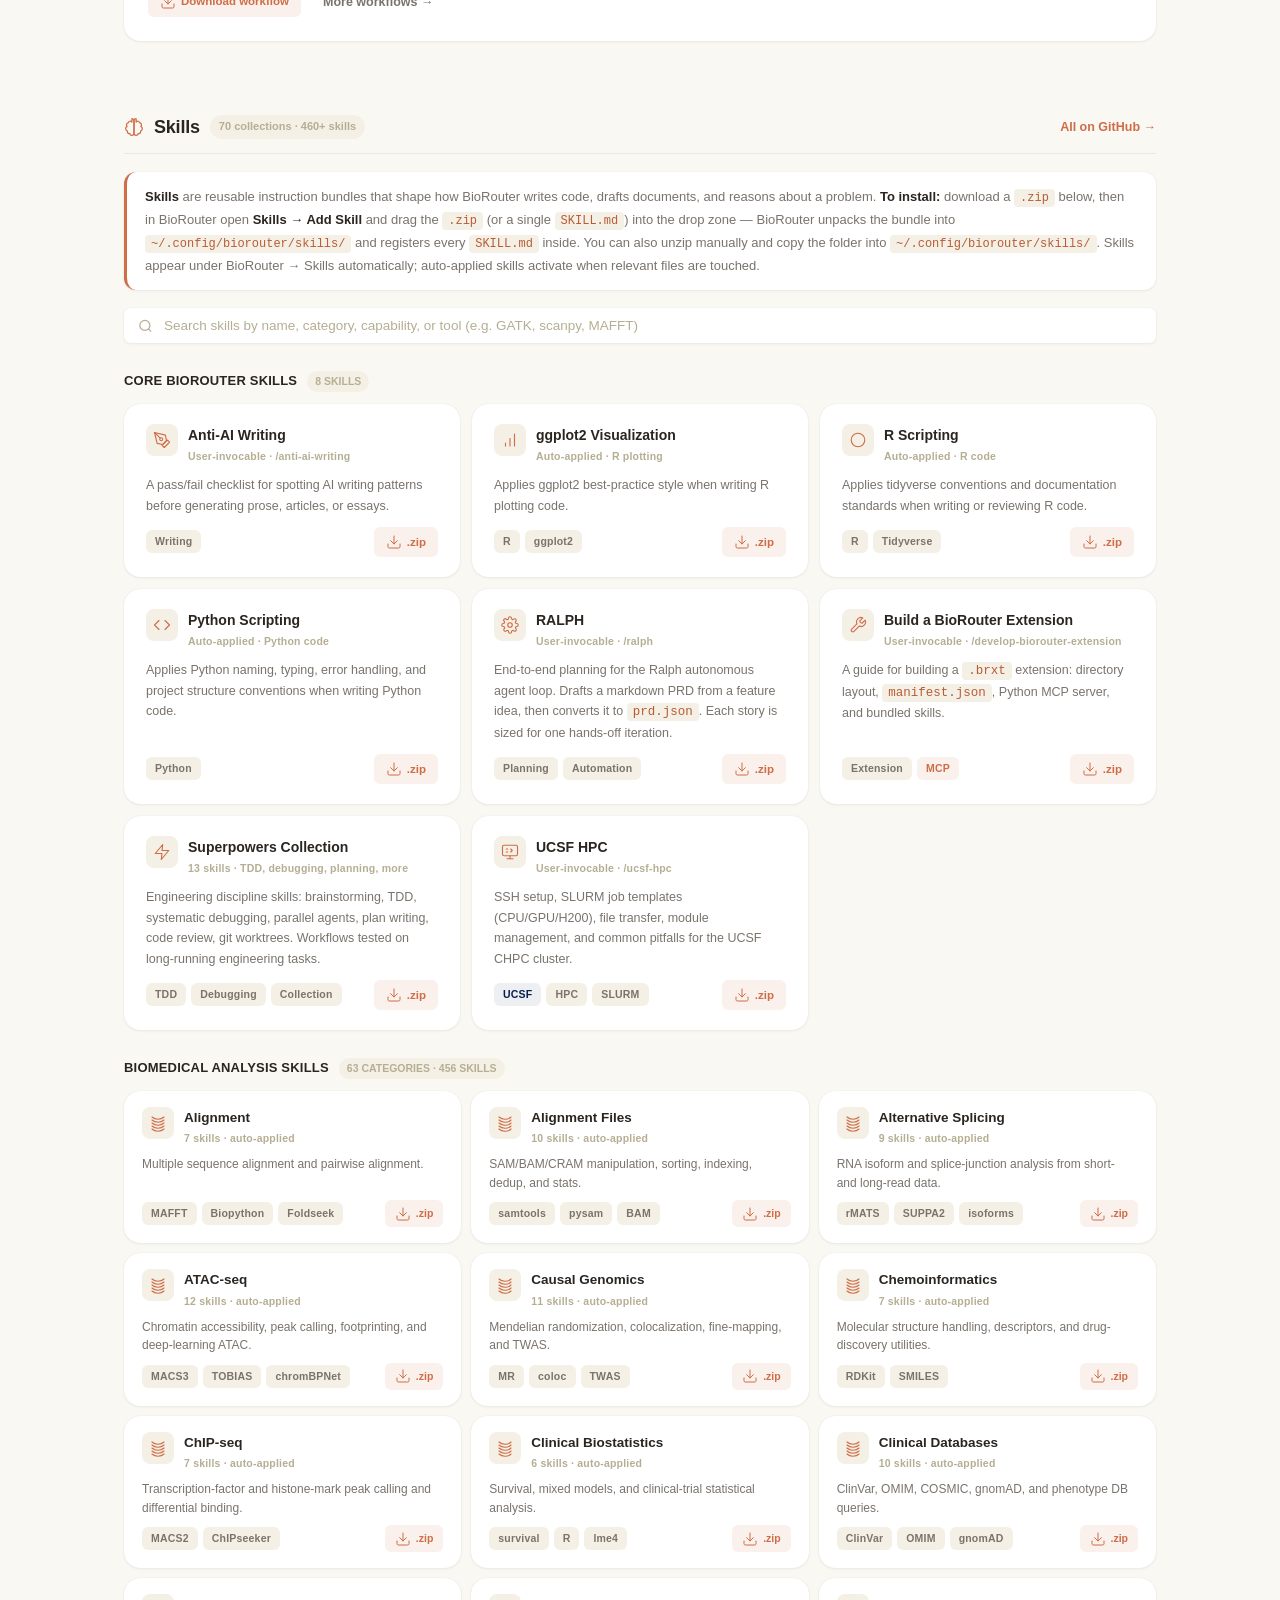
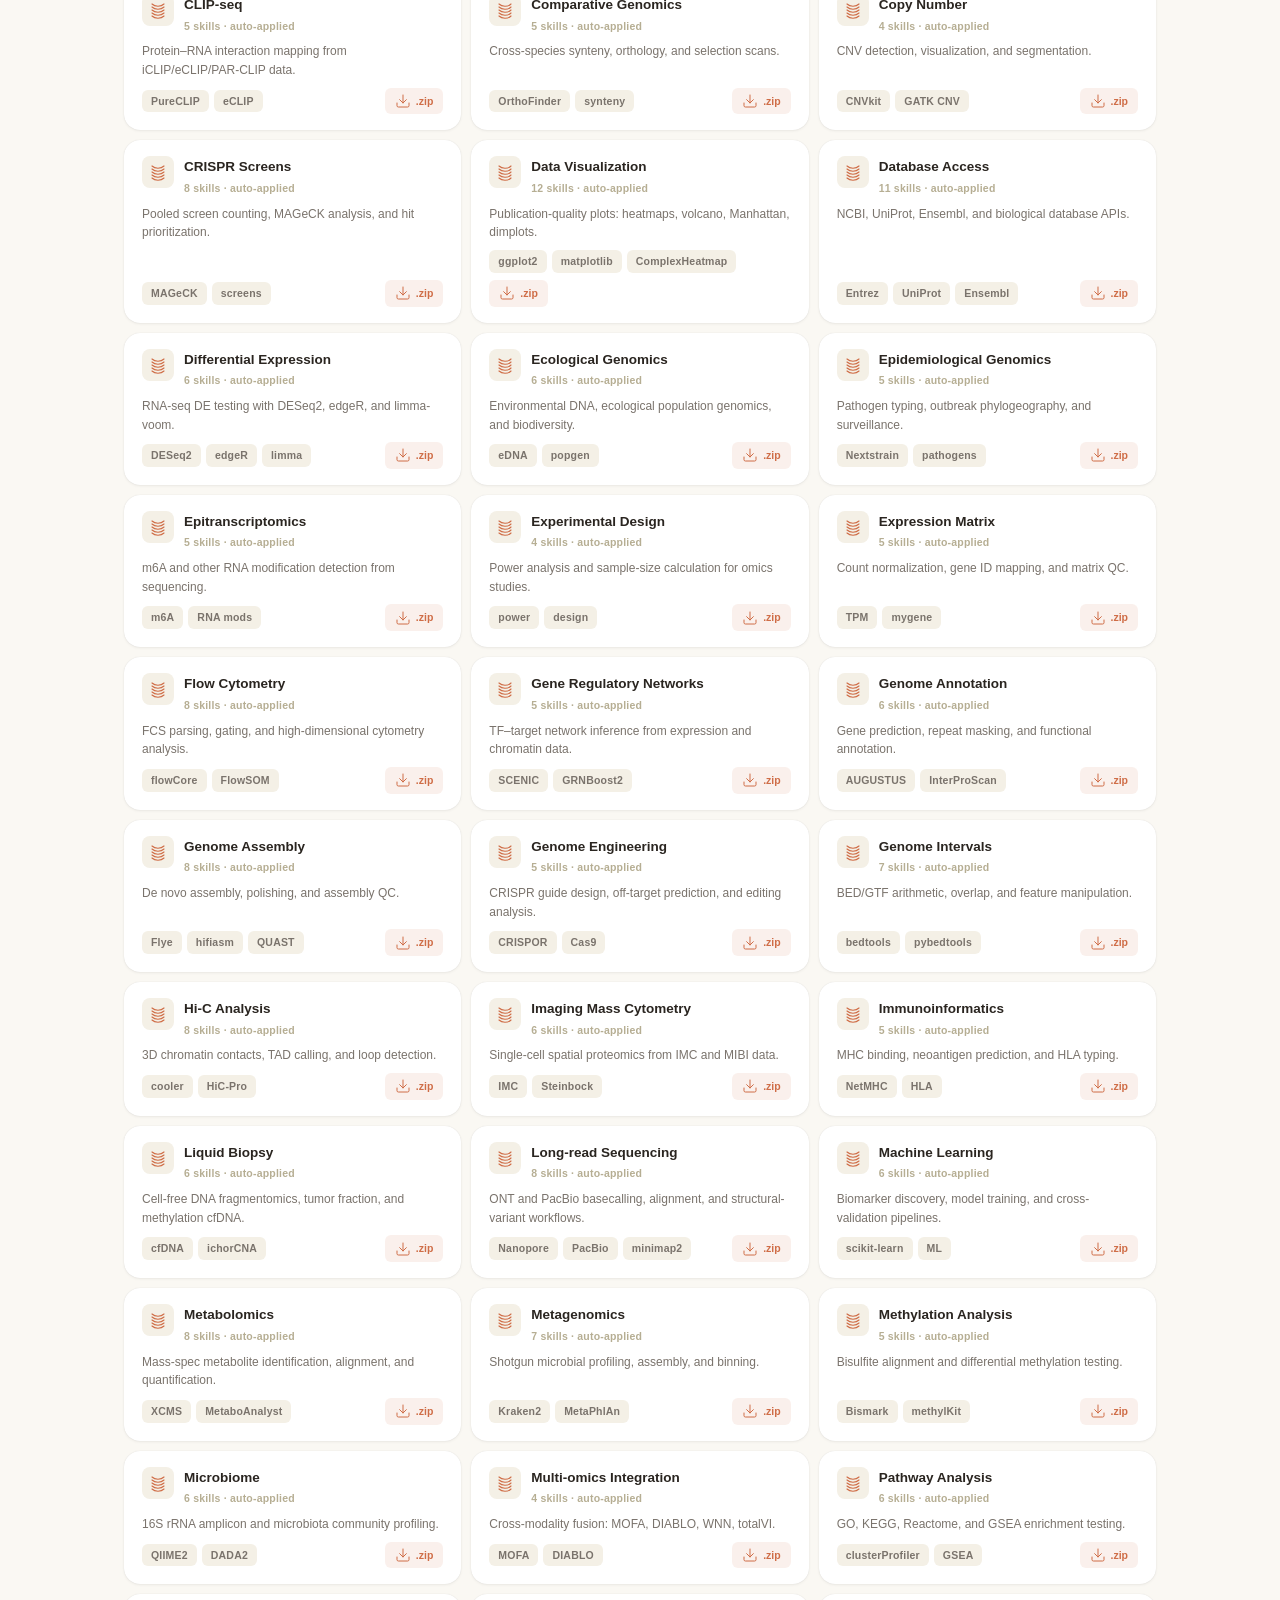
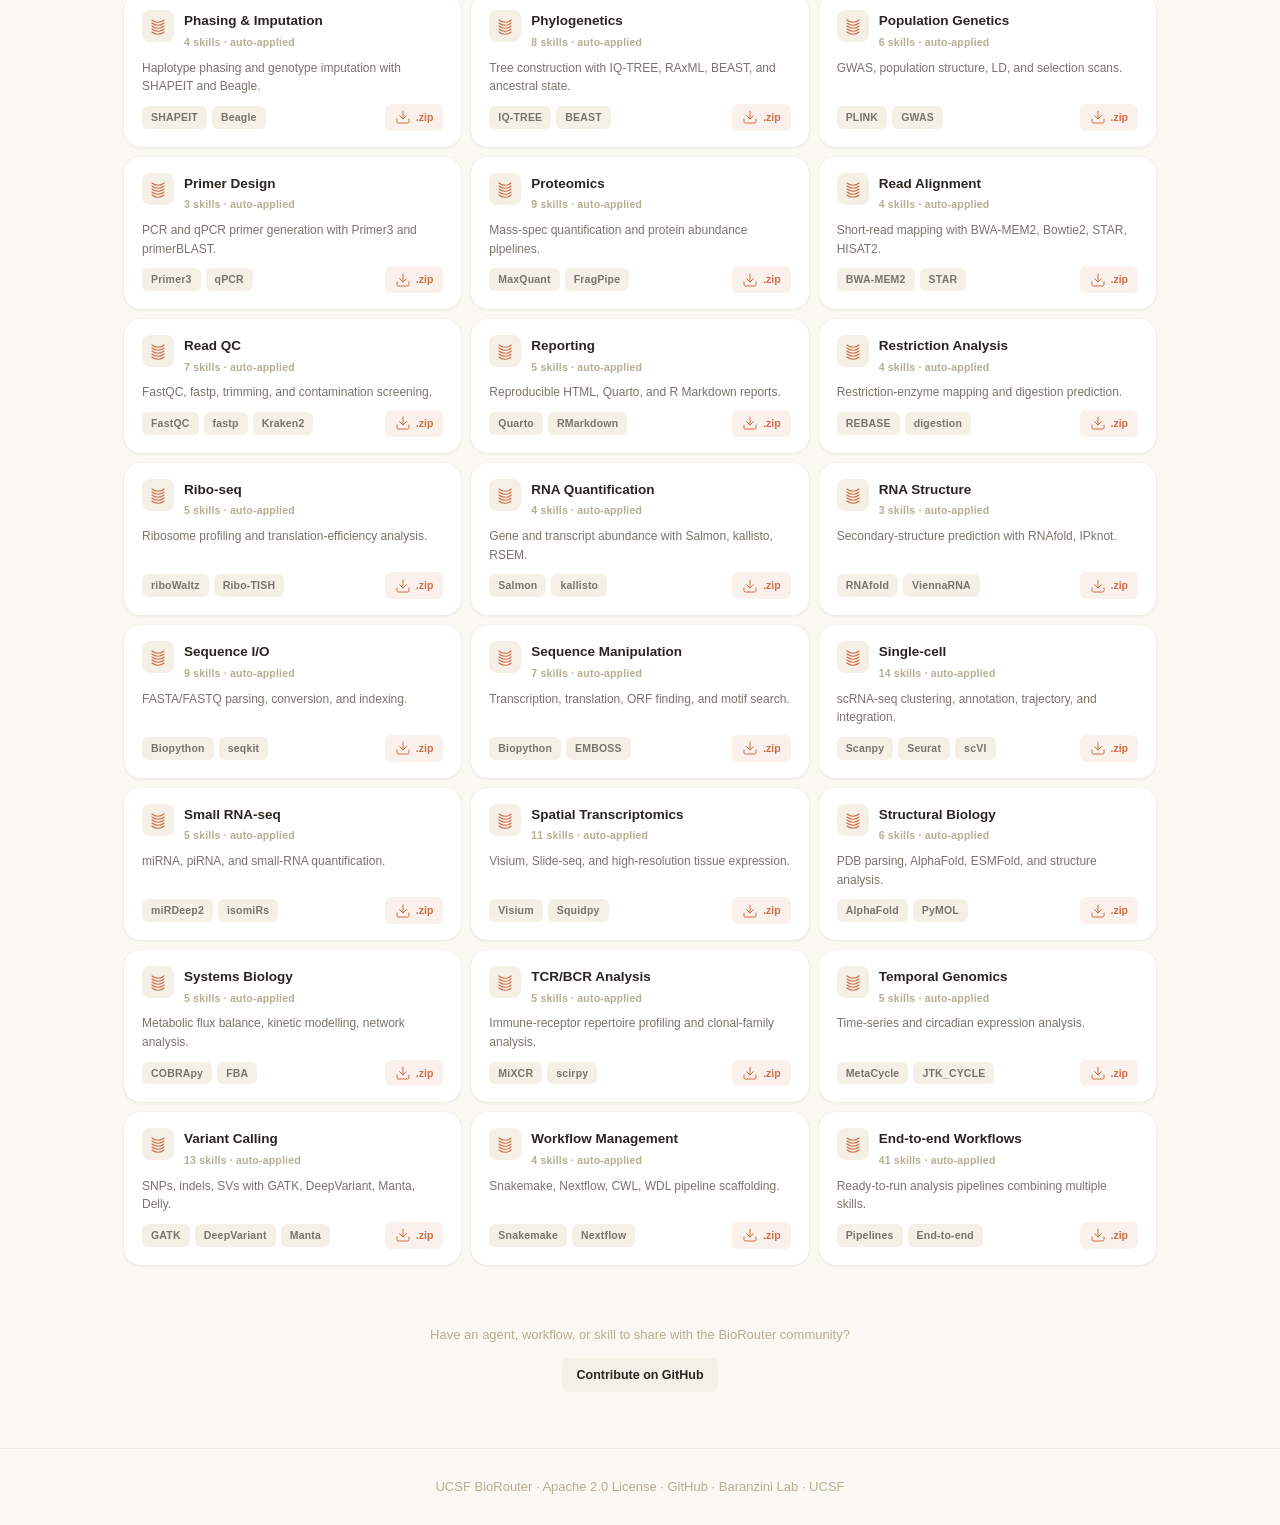
<file: skills.html>
<!DOCTYPE html>
<html lang="en">
<head>
  <meta charset="UTF-8" />
  <meta http-equiv="refresh" content="0; url=baam.html" />
  <title>Redirecting…</title>
</head>
<body>
  <script>window.location.replace('baam.html');</script>
</body>
</html>
</file>
<file: shared.css>
/* ───────────────────────────────────────────────────────────────
   UCSF BioRouter — Shared Stylesheet
   Mirrors the BioRouter desktop app: warm cream surface,
   flat coral buttons, monochrome silhouette icons, low-chrome
   sectioned layouts.
   ─────────────────────────────────────────────────────────────── */

*, *::before, *::after { box-sizing: border-box; margin: 0; padding: 0; }

:root {
  /* Surfaces — match the BioRouter Electron app */
  --bg:          #faf8f3;   /* neutral-50, the sidebar/app surface */
  --bg-2:        #ffffff;   /* card / panel */
  --bg-3:        #f4f0e6;   /* neutral-100, medium hover */
  --bg-4:        #ece5cf;   /* neutral-200, strong */
  --border:      rgba(40,30,15,0.07);
  --border-2:    rgba(40,30,15,0.12);

  /* Text */
  --text:        #2a2520;
  --text-2:      #7a736c;
  --text-3:      #b6ae93;
  --text-on-accent: #ffffff;

  /* Coral accent (block-teal from the app) */
  --accent:      #cf6d47;
  --accent-hover:#ba6240;
  --accent-soft: rgba(207,109,71,0.10);
  --accent-soft2:rgba(207,109,71,0.18);

  /* UCSF navy */
  --ucsf:        #052049;
  --ucsf-hover:  #083570;

  /* Shape */
  --radius:      6px;       /* buttons, inputs (matches app rounded-md) */
  --radius-lg:   12px;
  --radius-xl:   16px;      /* cards, dialogs (matches app rounded-xl) */

  /* Shadow — soft, app-style */
  --shadow:      0 1px 3px rgba(0,0,0,0.06), 0 0 1px rgba(0,0,0,0.12);
  --shadow-lg:   0 8px 24px rgba(32,25,15,0.10), 0 0 1px rgba(0,0,0,0.15);

  /* Motion */
  --transition:  0.15s cubic-bezier(0.4,0,0.2,1);
}

html { scroll-behavior: smooth; }
body {
  font-family: Arial, 'Helvetica Neue', Helvetica, -apple-system, BlinkMacSystemFont, sans-serif;
  background: var(--bg);
  color: var(--text);
  line-height: 1.6;
  min-height: 100vh;
  -webkit-font-smoothing: antialiased;
  -moz-osx-font-smoothing: grayscale;
}

/* ─── Scrollbar ──────────────────────────────────────────────── */
::-webkit-scrollbar { width: 6px; height: 6px; }
::-webkit-scrollbar-track { background: transparent; }
::-webkit-scrollbar-thumb { background: var(--bg-4); border-radius: 3px; }
::-webkit-scrollbar-thumb:hover { background: #c9bfa6; }

/* ─── Navigation ─────────────────────────────────────────────── */
#navbar {
  position: fixed; top: 0; left: 0; right: 0; z-index: 100;
  background: rgba(250,248,243,0.88);
  backdrop-filter: blur(24px) saturate(180%);
  -webkit-backdrop-filter: blur(24px) saturate(180%);
  border-bottom: 1px solid var(--border);
  padding: 0 28px;
  display: flex; align-items: center; justify-content: space-between;
  height: 58px;
}
.nav-brand {
  display: flex; align-items: center; gap: 10px;
  text-decoration: none; color: var(--text);
  flex-shrink: 0;
}
.nav-logo { width: 26px; height: 26px; border-radius: 6px; }
.nav-title { font-size: 14px; font-weight: 700; letter-spacing: -0.2px; }
.nav-tabs { display: flex; align-items: center; gap: 2px; list-style: none; }
.nav-tabs li a {
  display: block; padding: 6px 12px;
  color: var(--text-2); text-decoration: none;
  font-size: 13px; font-weight: 600;
  border-radius: var(--radius);
  transition: var(--transition);
}
.nav-tabs li a:hover { color: var(--text); background: var(--bg-3); }
.nav-tabs li a.active { color: var(--accent); background: var(--accent-soft); }
.nav-right { display: flex; align-items: center; gap: 8px; flex-shrink: 0; }
.nav-gh-btn {
  display: inline-flex; align-items: center; gap: 6px;
  padding: 6px 12px; border-radius: var(--radius);
  background: var(--bg-3); color: var(--text-2);
  text-decoration: none;
  font-size: 13px; font-weight: 600;
  transition: var(--transition);
}
.nav-gh-btn:hover { background: var(--bg-4); color: var(--text); }
.nav-gh-btn:active { transform: translateY(1px); }

.hamburger {
  display: none; flex-direction: column; gap: 5px;
  background: none; border: none; cursor: pointer; padding: 6px;
}
.hamburger span { width: 20px; height: 2px; background: var(--text-2); border-radius: 2px; transition: var(--transition); }
.mobile-menu {
  display: none; position: fixed; top: 58px; left: 0; right: 0; z-index: 99;
  background: rgba(250,248,243,0.97);
  backdrop-filter: blur(20px);
  border-bottom: 1px solid var(--border);
  padding: 10px 16px;
  flex-direction: column; gap: 2px;
}
.mobile-menu.open { display: flex; }
.mobile-menu a {
  padding: 10px 14px; border-radius: var(--radius);
  color: var(--text-2); text-decoration: none;
  font-size: 14px; font-weight: 600;
  transition: var(--transition);
}
.mobile-menu a:hover, .mobile-menu a.active { color: var(--accent); background: var(--accent-soft); }

/* ─── Page wrapper ───────────────────────────────────────────── */
.page { padding-top: 58px; min-height: 100vh; }

/* ─── Buttons — flat, app-style ──────────────────────────────── */
.btn-primary {
  display: inline-flex; align-items: center; gap: 8px;
  padding: 10px 22px; border-radius: var(--radius);
  background: var(--accent); color: var(--text-on-accent);
  font-family: inherit; font-size: 14px; font-weight: 600;
  text-decoration: none; border: none; cursor: pointer;
  transition: background var(--transition), transform var(--transition);
}
.btn-primary:hover { background: var(--accent-hover); }
.btn-primary:active { transform: translateY(1px); }

.btn-secondary {
  display: inline-flex; align-items: center; gap: 8px;
  padding: 10px 22px; border-radius: var(--radius);
  background: var(--bg-3); color: var(--text);
  font-family: inherit; font-size: 14px; font-weight: 600;
  text-decoration: none; border: none; cursor: pointer;
  transition: background var(--transition), transform var(--transition);
}
.btn-secondary:hover { background: var(--bg-4); }
.btn-secondary:active { transform: translateY(1px); }

.btn-ghost {
  display: inline-flex; align-items: center; gap: 8px;
  padding: 8px 14px; border-radius: var(--radius);
  background: transparent; color: var(--text-2);
  font-family: inherit; font-size: 13px; font-weight: 600;
  text-decoration: none; border: none; cursor: pointer;
  transition: var(--transition);
}
.btn-ghost:hover { background: var(--bg-3); color: var(--text); }
.btn-ghost:active { transform: translateY(1px); }

.btn-sm { padding: 7px 14px; font-size: 12.5px; }

/* ─── Icon utility ───────────────────────────────────────────── */
.icon {
  width: 20px; height: 20px;
  stroke: currentColor; fill: none;
  stroke-width: 1.5; stroke-linecap: round; stroke-linejoin: round;
  flex-shrink: 0;
}
.icon-sm { width: 16px; height: 16px; }
.icon-lg { width: 28px; height: 28px; }

/* Icon "tile" — flat silhouette square */
.icon-tile {
  width: 40px; height: 40px;
  border-radius: var(--radius-lg);
  background: var(--bg-3);
  color: var(--accent);
  display: flex; align-items: center; justify-content: center;
  flex-shrink: 0;
}
.icon-tile .icon { width: 22px; height: 22px; }
.icon-tile-sm { width: 32px; height: 32px; border-radius: 8px; }
.icon-tile-sm .icon { width: 18px; height: 18px; }

/* ─── Section header ─────────────────────────────────────────── */
.section-label { text-align: center; margin-bottom: 48px; }
.section-label .eyebrow {
  display: inline-block;
  font-size: 11px; font-weight: 700; letter-spacing: 1.6px;
  text-transform: uppercase; color: var(--accent);
  margin-bottom: 12px;
}
.section-label h2 {
  font-size: clamp(22px, 3.4vw, 32px); font-weight: 700;
  letter-spacing: -0.6px; line-height: 1.2;
  color: var(--text);
}
.section-label p {
  color: var(--text-2); margin-top: 12px;
  max-width: 540px; margin-left: auto; margin-right: auto;
  font-size: 15px; line-height: 1.65;
}

/* ─── Section row (flat, no border) ──────────────────────────── */
.section-rows { display: flex; flex-direction: column; }
.section-row {
  display: flex; gap: 20px; align-items: flex-start;
  padding: 24px 0;
  border-bottom: 1px solid var(--border);
}
.section-row:last-child { border-bottom: none; }
.section-row .icon-tile { margin-top: 2px; }
.section-row-body h3 {
  font-size: 16px; font-weight: 700; margin-bottom: 6px;
  letter-spacing: -0.1px;
}
.section-row-body p { font-size: 14px; color: var(--text-2); line-height: 1.65; }

/* ─── Feature tiles (flat, card-light) ───────────────────────── */
.feature-grid {
  display: grid;
  grid-template-columns: repeat(auto-fit, minmax(280px, 1fr));
  gap: 4px;
  background: var(--border);
  border-radius: var(--radius-xl);
  overflow: hidden;
}
.feature-tile {
  background: var(--bg-2);
  padding: 24px 26px;
  display: flex; flex-direction: column; gap: 12px;
  transition: background var(--transition);
}
.feature-tile:hover { background: var(--bg-3); }
.feature-tile h3 { font-size: 15px; font-weight: 700; letter-spacing: -0.1px; }
.feature-tile p { font-size: 13.5px; color: var(--text-2); line-height: 1.65; }

/* ─── Surface card (flat, soft shadow, no border) ────────────── */
.surface {
  background: var(--bg-2);
  border-radius: var(--radius-xl);
  padding: 24px 26px;
  box-shadow: var(--shadow);
}

/* ─── Info / alert ───────────────────────────────────────────── */
.info-box {
  background: var(--bg-2);
  border-radius: var(--radius-lg); padding: 16px 20px;
  box-shadow: var(--shadow);
  border-left: 3px solid var(--accent);
}
.info-box h4 { font-size: 13px; font-weight: 700; color: var(--accent); margin-bottom: 6px; }
.info-box p { font-size: 14px; color: var(--text-2); line-height: 1.65; }
.info-box a { color: var(--accent); text-decoration: none; }
.info-box a:hover { text-decoration: underline; }

.alert {
  padding: 12px 16px; border-radius: var(--radius-lg);
  margin: 14px 0; font-size: 14px; line-height: 1.6;
}
.alert-warning { background: rgba(250,160,30,0.07); color: #a97010; }
.alert-info { background: var(--accent-soft); color: var(--accent); }
.alert strong { color: inherit; }

/* ─── Code ───────────────────────────────────────────────────── */
pre, .code-block {
  background: var(--bg-3);
  border-radius: var(--radius-lg); padding: 14px 18px;
  font-family: 'Menlo', 'Consolas', 'Courier New', monospace;
  font-size: 13px; color: #3a3020;
  overflow-x: auto; margin: 14px 0;
  line-height: 1.65;
}
code {
  font-family: 'Menlo', 'Consolas', 'Courier New', monospace;
  font-size: 12.5px;
  background: var(--bg-3); padding: 2px 6px;
  border-radius: 4px; color: #b85c35;
}
pre code { background: none; padding: 0; color: inherit; font-size: inherit; }

/* ─── Tables ─────────────────────────────────────────────────── */
.doc-table {
  width: 100%; border-collapse: collapse; margin: 14px 0;
  background: var(--bg-2);
  border-radius: var(--radius-lg);
  overflow: hidden;
  box-shadow: var(--shadow);
}
.doc-table th {
  text-align: left; padding: 11px 16px;
  font-size: 11px; font-weight: 700; letter-spacing: 0.8px;
  text-transform: uppercase; color: var(--text-3);
  background: var(--bg-3);
  border-bottom: 1px solid var(--border);
}
.doc-table td {
  padding: 11px 16px; font-size: 14px; color: var(--text-2);
  border-bottom: 1px solid var(--border); vertical-align: middle;
}
.doc-table tr:last-child td { border-bottom: none; }
.doc-table tr:hover td { background: var(--bg-3); }
.doc-table a { color: var(--accent); text-decoration: none; }
.doc-table a:hover { text-decoration: underline; }

/* ─── Doc page typography ────────────────────────────────────── */
.doc-page h1 { font-size: 30px; font-weight: 700; letter-spacing: -0.8px; margin-bottom: 8px; }
.doc-page .doc-intro {
  font-size: 15px; color: var(--text-2);
  margin-bottom: 36px; padding-bottom: 28px;
  border-bottom: 1px solid var(--border); line-height: 1.65;
}
.doc-page h2 { font-size: 19px; font-weight: 700; letter-spacing: -0.4px; margin: 32px 0 14px; }
.doc-page h3 { font-size: 15px; font-weight: 700; margin: 22px 0 10px; }
.doc-page p { font-size: 14px; color: var(--text-2); line-height: 1.7; margin-bottom: 14px; }
.doc-page ul, .doc-page ol { padding-left: 22px; margin-bottom: 14px; }
.doc-page li { font-size: 14px; color: var(--text-2); line-height: 1.7; margin-bottom: 5px; }
.doc-page a { color: var(--accent); text-decoration: none; }
.doc-page a:hover { text-decoration: underline; }
.doc-page strong { color: var(--text); font-weight: 700; }

/* ─── Step row (no card) ─────────────────────────────────────── */
.step-row {
  display: flex; gap: 18px;
  padding: 20px 0;
  border-bottom: 1px solid var(--border);
}
.step-row:last-child { border-bottom: none; }
.step-num {
  flex-shrink: 0; width: 28px; height: 28px;
  border-radius: 50%; background: var(--accent); color: #fff;
  display: flex; align-items: center; justify-content: center;
  font-size: 13px; font-weight: 700;
}
.step-body h3 { margin-top: 2px; margin-bottom: 6px; font-size: 15px; font-weight: 700; }
.step-body p { font-size: 13.5px; color: var(--text-2); line-height: 1.65; margin-bottom: 8px; }
.step-body ul { padding-left: 18px; }
.step-body li { font-size: 13.5px; color: var(--text-2); line-height: 1.7; margin-bottom: 3px; }
.step-body a { color: var(--accent); text-decoration: none; }
.step-body a:hover { text-decoration: underline; }
.step-body strong { color: var(--text); font-weight: 700; }

/* ─── Provider chips — flat ──────────────────────────────────── */
.provider-grid { display: flex; flex-wrap: wrap; gap: 8px; justify-content: center; margin-top: 28px; }
.provider-chip {
  display: inline-flex; align-items: center; gap: 7px;
  padding: 8px 14px; border-radius: var(--radius);
  background: var(--bg-3); color: var(--text-2);
  font-size: 13px; font-weight: 600;
  transition: var(--transition);
}
.provider-chip:hover { background: var(--bg-4); color: var(--text); }
.provider-chip.highlight {
  background: var(--accent-soft); color: var(--accent);
}
.provider-chip.highlight:hover { background: var(--accent-soft2); }
.provider-chip .icon { width: 14px; height: 14px; opacity: 0.85; }

/* ─── .brxt download chip ────────────────────────────────────── */
/* Matches the .skill-dl-btn style so brxt, .zip, and workflow download
   buttons share a unified accent-soft look. */
.brxt-chip {
  display: inline-flex; align-items: center; gap: 5px;
  padding: 6px 12px; border-radius: var(--radius);
  background: var(--accent-soft); color: var(--accent);
  text-decoration: none; font-size: 11.5px; font-weight: 700;
  white-space: nowrap;
  transition: var(--transition);
}
.brxt-chip:hover { background: var(--accent); color: #fff; }
.brxt-chip:active { transform: translateY(1px); }

/* ─── Divider ────────────────────────────────────────────────── */
.h-rule { height: 1px; background: var(--border); margin: 44px 0; }

/* ─── Tags ───────────────────────────────────────────────────── */
.tag {
  padding: 3px 9px; border-radius: var(--radius);
  font-size: 10.5px; font-weight: 600;
  background: var(--bg-3); color: var(--text-2);
  letter-spacing: 0.2px;
}
.tag.ucsf { background: rgba(5,32,73,0.07); color: var(--ucsf); }
.tag.mcp { background: var(--accent-soft); color: var(--accent); }
.tag.federated { background: rgba(5,32,73,0.07); color: var(--ucsf); }

/* ─── Footer ─────────────────────────────────────────────────── */
footer {
  border-top: 1px solid var(--border);
  padding: 28px 24px;
  text-align: center;
  color: var(--text-3);
  font-size: 13px;
}
footer a { color: var(--text-3); text-decoration: none; }
footer a:hover { color: var(--accent); }
footer p + p { margin-top: 5px; }

/* ─── Responsive ─────────────────────────────────────────────── */
@media (max-width: 768px) {
  .nav-tabs, .nav-right { display: none; }
  .hamburger { display: flex; }
}
@media (max-width: 480px) {
  .feature-grid { grid-template-columns: 1fr; }
  .step-row { flex-direction: column; gap: 10px; }
}

/* ─── Animations ─────────────────────────────────────────────── */
@keyframes fadeIn {
  from { opacity: 0; transform: translateY(6px); }
  to   { opacity: 1; transform: translateY(0); }
}
.fade-in { animation: fadeIn 0.38s ease forwards; }
</file>
